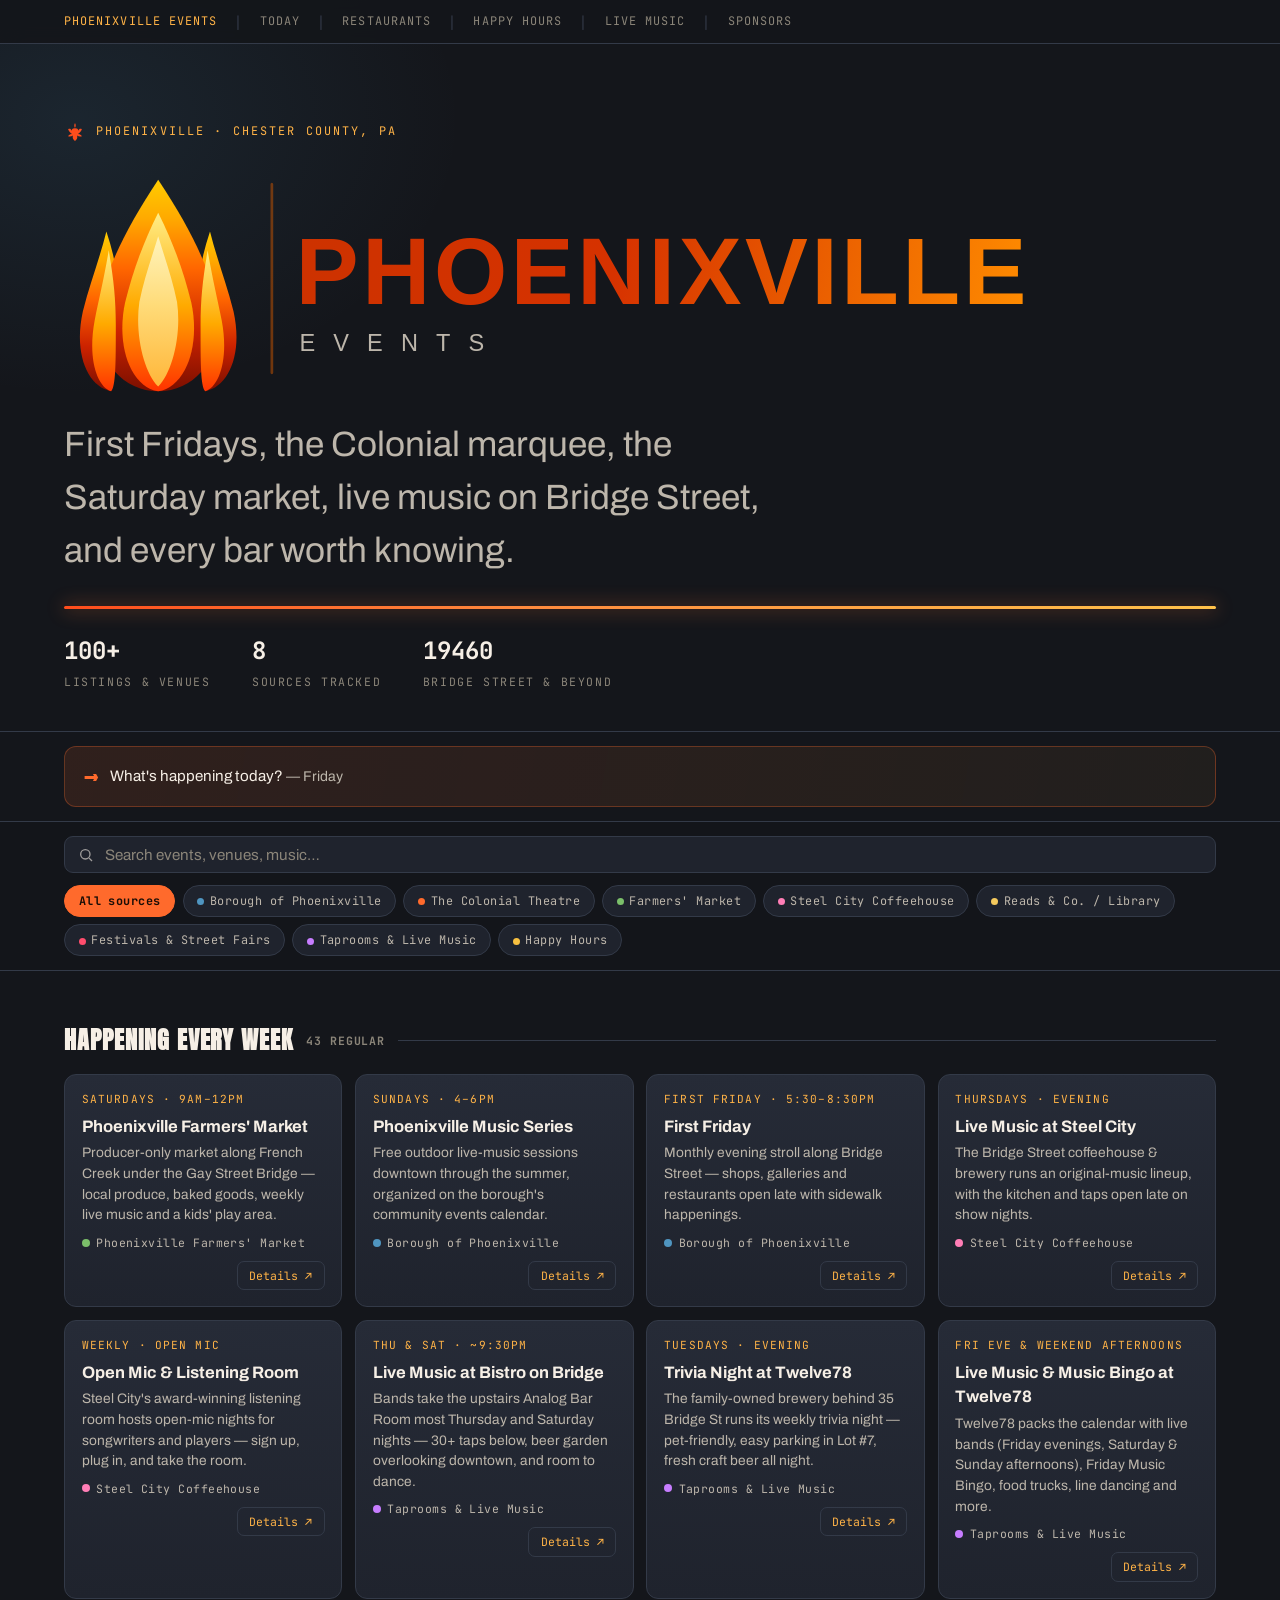
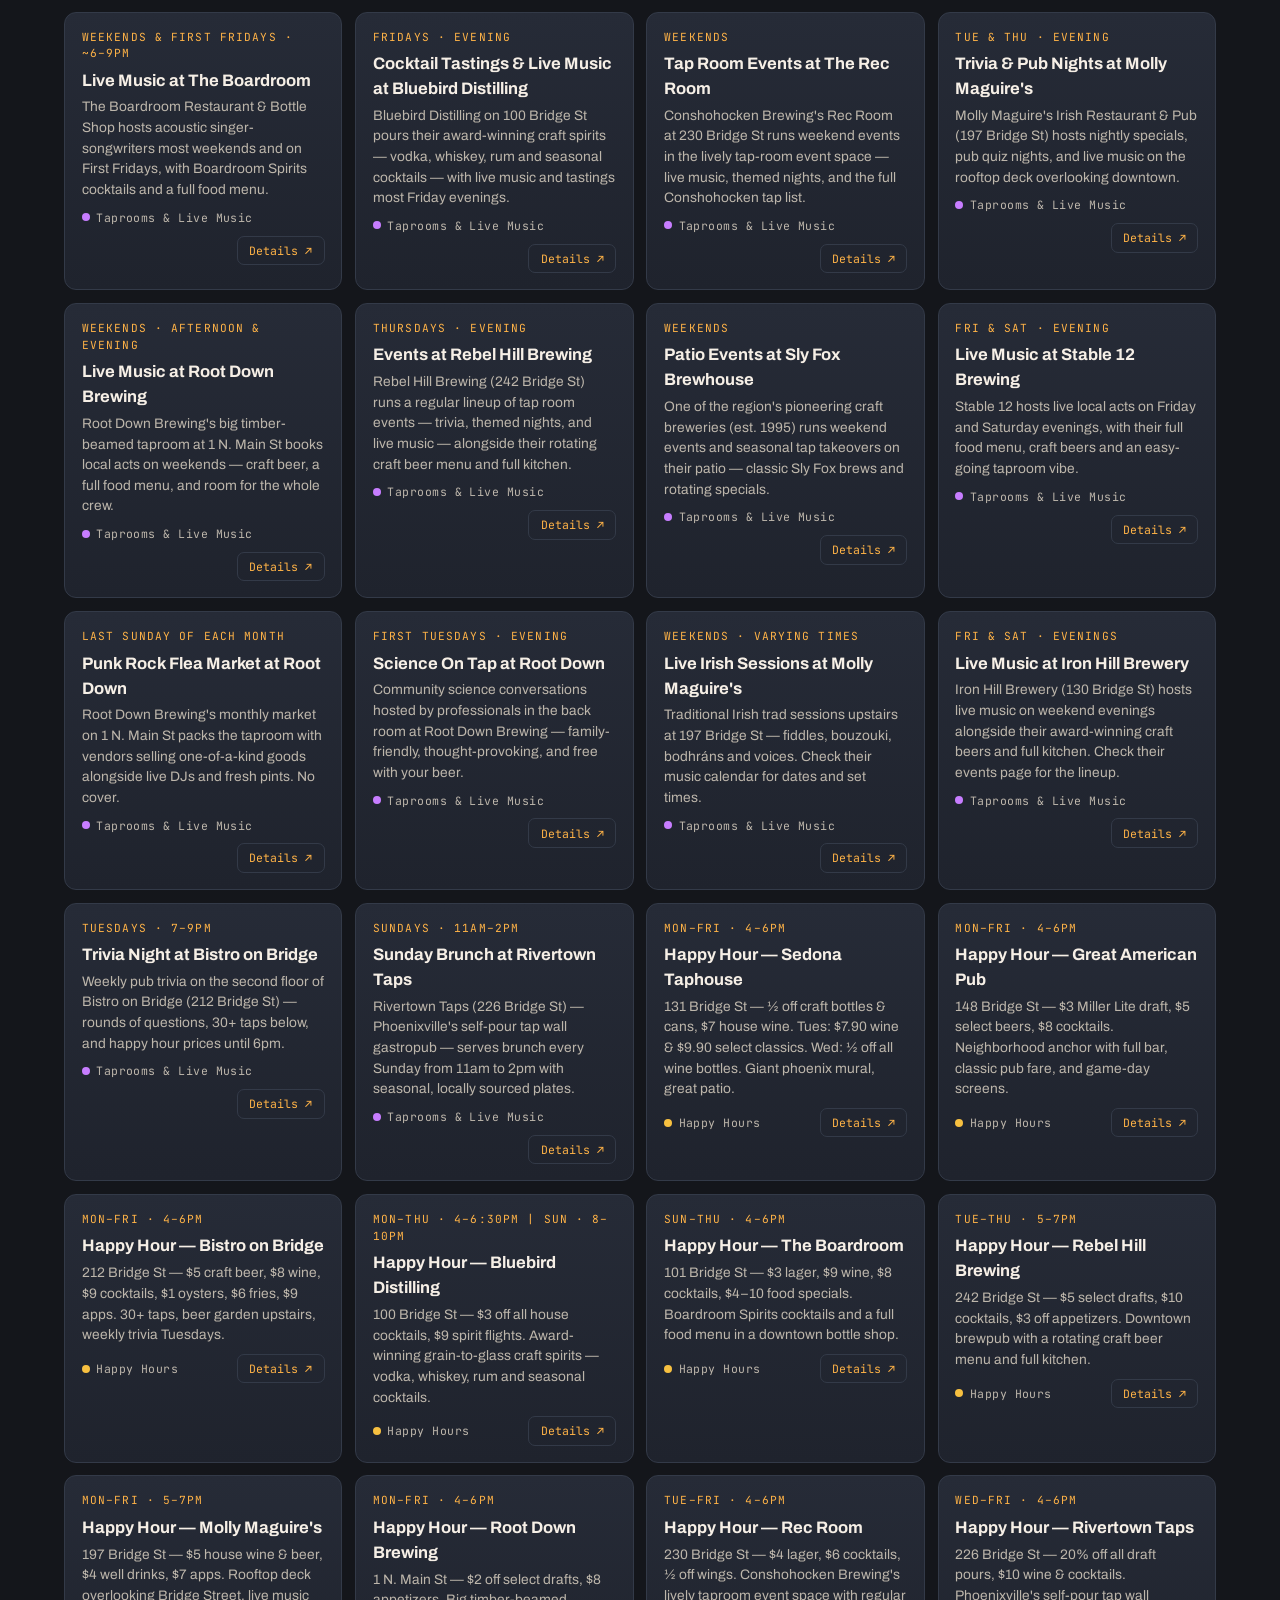
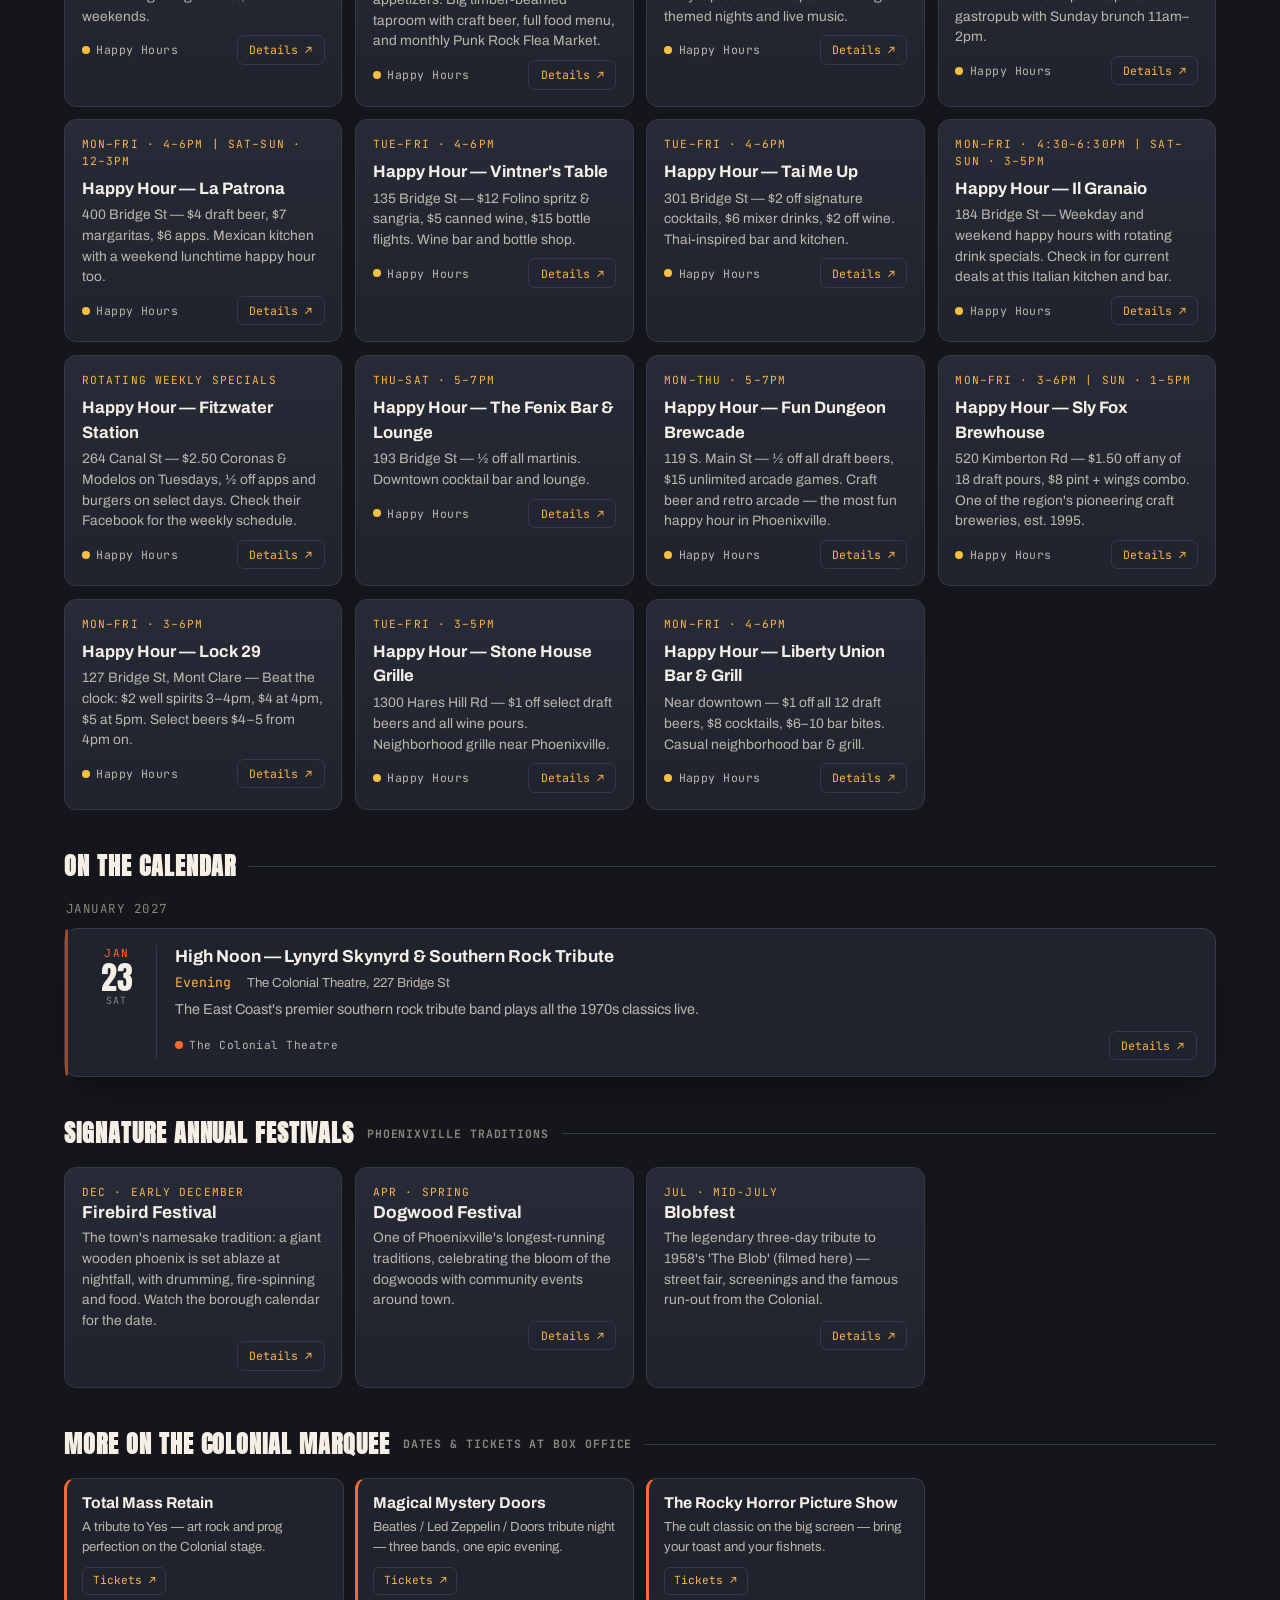
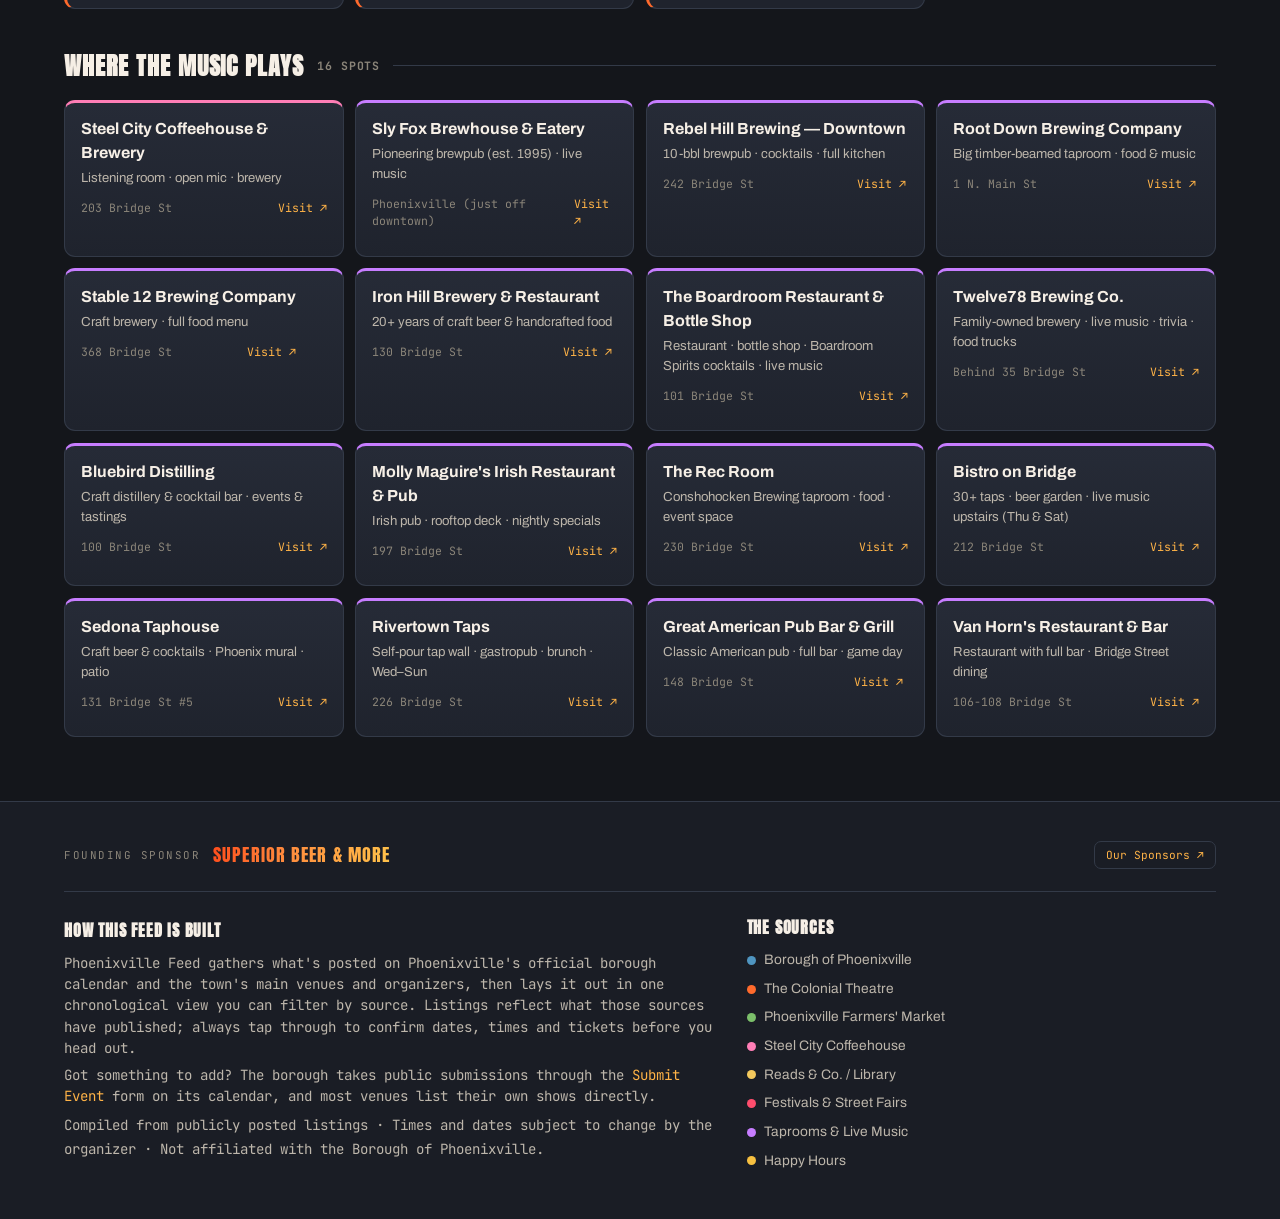
<file: index.html>
<!DOCTYPE html>
<html lang="en">
<head>
<meta charset="UTF-8">
<meta name="viewport" content="width=device-width, initial-scale=1.0">
<!-- Google tag (gtag.js) -->
<script async src="https://www.googletagmanager.com/gtag/js?id=G-KE9JGLTYC9"></script>
<script>
  window.dataLayer = window.dataLayer || [];
  function gtag(){dataLayer.push(arguments);}
  gtag('js', new Date());
  gtag('config', 'G-KE9JGLTYC9');
</script>
<title>Phoenixville Events — What's Happening in Phoenixville, PA</title>
<meta name="description" content="Your community guide to events, live music, restaurants, happy hours, and bars in Phoenixville, PA — First Fridays, the Colonial Theatre, Bridge Street, and beyond.">
<link rel="canonical" href="https://phoenixville.info/">
<meta property="og:type" content="website">
<meta property="og:url" content="https://phoenixville.info/">
<meta property="og:title" content="Phoenixville Events — What's Happening in Phoenixville, PA">
<meta property="og:description" content="Your community guide to events, live music, restaurants, happy hours, and bars in Phoenixville, PA — First Fridays, the Colonial Theatre, Bridge Street, and beyond.">
<meta property="og:site_name" content="Phoenixville Events">
<meta name="twitter:card" content="summary_large_image">
<meta name="twitter:title" content="Phoenixville Events — What's Happening in Phoenixville, PA">
<meta name="twitter:description" content="Your community guide to events, live music, restaurants, happy hours, and bars in Phoenixville, PA.">
<script type="application/ld+json">{"@context":"https://schema.org","@type":"WebSite","name":"Phoenixville Events","url":"https://phoenixville.info/","description":"Local guide to events, restaurants, happy hours, and hotels in Phoenixville, PA","publisher":{"@type":"Organization","name":"Phoenixville Events","url":"https://phoenixville.info/"}}</script>
<link rel="preconnect" href="https://fonts.googleapis.com">
<link rel="preconnect" href="https://fonts.gstatic.com" crossorigin>
<link href="https://fonts.googleapis.com/css2?family=Anton&family=Archivo:ital,wght@0,400;0,500;0,600;0,700;1,500&family=JetBrains+Mono:wght@400;500;700&display=swap" rel="stylesheet">
<link rel="icon" href="favicon.svg" type="image/svg+xml">
<link rel="icon" href="favicon.svg" sizes="any">
<link rel="stylesheet" href="shared.css">
<link rel="stylesheet" href="index.css">

</head>
<body>

<nav class="topnav">
  <a href="index.html" class="home">Phoenixville Events</a>
  <button class="nav-toggle" aria-label="Menu" aria-expanded="false">
    <svg width="20" height="14" viewBox="0 0 20 14" fill="currentColor" aria-hidden="true"><rect width="20" height="2" rx="1"/><rect y="6" width="20" height="2" rx="1"/><rect y="12" width="20" height="2" rx="1"/></svg>
  </button>
  <div class="nav-links">
    <span class="sep">|</span>
    <a href="today.html">Today</a>
    <span class="sep">|</span>
    <a href="restaurants.html">Restaurants</a>
    <span class="sep">|</span>
    <a href="hours.html">Happy Hours</a>
    <span class="sep">|</span>
    <a href="music.html">Live Music</a>
    <span class="sep">|</span>
    <a href="sponsors.html">Sponsors</a>
  </div>
</nav>

<header class="hero">
  <div class="embers" id="embers" aria-hidden="true"></div>
  <div class="hero-inner">
    <p class="eyebrow">
      <svg class="mark" viewBox="0 0 32 32" fill="none" aria-hidden="true">
        <path d="M16 3c2 4 1 6-1 8 3-1 5 0 6 3 1-3 3-3 5-2-2 5-6 7-6 7 4 0 6 3 6 3-3 1-5 0-7-1 1 3 0 6-3 8-3-2-4-5-3-8-2 1-4 2-7 1 0 0 2-3 6-3 0 0-4-2-6-7 2-1 4-1 5 2 1-3 3-4 6-3-2-2-3-4-1-8z" fill="url(#g)"/>
        <defs><linearGradient id="g" x1="6" y1="3" x2="26" y2="30"><stop stop-color="#ff4d1c"/><stop offset="1" stop-color="#ffc24a"/></linearGradient></defs>
      </svg>
      Phoenixville · Chester County, PA
    </p>
    <img src="logo.svg" alt="Phoenixville Events" style="width:min(960px,90vw);height:auto;display:block;margin-bottom:.8rem">
    <p class="lede" style="font-size:clamp(1.9rem,3.8vw,2.2rem);max-width:36ch">First Fridays, the Colonial marquee, the Saturday market, live music on Bridge Street, and every bar worth knowing.</p>
    <div class="molten"></div>
    <div class="stats">
      <div class="stat"><b id="stat-events">—</b><span>Listings &amp; venues</span></div>
      <div class="stat"><b id="stat-sources">6</b><span>Sources tracked</span></div>
      <div class="stat"><b>19460</b><span>Bridge Street &amp; beyond</span></div>
    </div>
  </div>
</header>

<div class="today-strip">
  <a href="today.html" class="today-banner">
    <span class="today-arrow">→</span>
    <span class="today-banner-text">What's happening today? <span id="today-day-label"></span></span>
  </a>
</div>

<nav class="controls" aria-label="Filter events">
  <div class="controls-inner">
    <label class="search">
      <svg width="16" height="16" viewBox="0 0 24 24" fill="none" stroke="currentColor" stroke-width="2"><circle cx="11" cy="11" r="7"/><path d="m21 21-4.3-4.3"/></svg>
      <input id="search" type="search" placeholder="Search events, venues, music…" aria-label="Search events">
    </label>
    <div class="chips" id="chips"></div>
  </div>
</nav>

<main>
  <h2 class="section-label">Happening every week <span class="section-note" id="rec-note"></span></h2>
  <div class="recurring" id="recurring"></div>

  <h2 class="section-label">On the calendar</h2>
  <div id="events"></div>

  <h2 class="section-label">Signature annual festivals <span class="section-note">Phoenixville traditions</span></h2>
  <div class="recurring" id="annual"></div>

  <h2 class="section-label">More on the Colonial marquee <span class="section-note">Dates &amp; tickets at box office</span></h2>
  <div class="marquee" id="marquee"></div>

  <h2 class="section-label">Where the music plays <span class="section-note" id="venue-note"></span></h2>
  <div class="venues" id="venues"></div>
</main>

<footer>
  <div class="foot-inner" style="border-bottom:1px solid var(--line);padding-bottom:1.4rem;margin-bottom:1.4rem;display:flex;flex-wrap:wrap;align-items:center;gap:1rem .8rem">
    <span style="font-family:'JetBrains Mono',monospace;font-size:.68rem;letter-spacing:.14em;text-transform:uppercase;color:var(--ink-50)">Founding sponsor</span>
    <a href="sponsors.html" style="font-family:'Anton',sans-serif;font-size:1.15rem;letter-spacing:.06em;text-transform:uppercase;background:var(--heat-grad);-webkit-background-clip:text;background-clip:text;color:transparent;text-decoration:none;">Superior Beer &amp; More</a>
    <a href="sponsors.html" style="margin-left:auto;font-family:'JetBrains Mono',monospace;font-size:.7rem;color:var(--spark);text-decoration:none;border:1px solid var(--line);padding:.3rem .7rem;border-radius:7px;transition:.15s">Our Sponsors ↗</a>
  </div>
  <div class="foot-inner">
    <div class="foot">
      <h4>How this feed is built</h4>
      <p>Phoenixville Feed gathers what's posted on Phoenixville's official borough calendar and the town's main venues and organizers, then lays it out in one chronological view you can filter by source. Listings reflect what those sources have published; always tap through to confirm dates, times and tickets before you head out.</p>
      <p>Got something to add? The borough takes public submissions through the <a href="https://www.phoenixville.org/Calendar.aspx" style="color:var(--spark)">Submit Event</a> form on its calendar, and most venues list their own shows directly.</p>
      <p class="fineprint">Compiled from publicly posted listings · Times and dates subject to change by the organizer · Not affiliated with the Borough of Phoenixville.</p>
    </div>
    <div class="foot">
      <h4>The sources</h4>
      <ul class="sources-list" id="source-links"></ul>
    </div>
  </div>
</footer>

<script src="data.js"></script>
<script>
/* ============ Render ============ */
const MON=["Jan","Feb","Mar","Apr","May","Jun","Jul","Aug","Sep","Oct","Nov","Dec"];
const DOW=["Sun","Mon","Tue","Wed","Thu","Fri","Sat"];
let activeSrc="all", query="";

const allDated=[...EVENTS];

/* chips */
const chipWrap=document.getElementById("chips");
function buildChips(){
  const defs=[["all","All sources",null], ...Object.entries(SOURCES).map(([k,v])=>[k,v.label.replace("Phoenixville ",""),v.color])];
  chipWrap.innerHTML=defs.map(([k,lbl,c])=>
    `<button class="chip" data-src="${k}" aria-pressed="${k==='all'}">${c?`<span class="dot" style="background:${c}"></span>`:""}${lbl}</button>`
  ).join("");
  chipWrap.querySelectorAll(".chip").forEach(b=>b.addEventListener("click",()=>{
    activeSrc=b.dataset.src;
    chipWrap.querySelectorAll(".chip").forEach(x=>x.setAttribute("aria-pressed", x===b));
    render();
  }));
}

/* source links in footer */
document.getElementById("source-links").innerHTML=Object.values(SOURCES)
  .filter((v,i,a)=>a.findIndex(x=>x.label===v.label)===i)
  .map(v=>`<li><a href="${v.url}" target="_blank" rel="noopener"><span class="dot" style="background:${v.color}"></span>${v.label}</a></li>`).join("");

function matches(o){
  if(activeSrc!=="all" && o.src!==activeSrc) return false;
  if(!query) return true;
  const hay=(o.title+" "+(o.venue||"")+" "+(o.blurb||"")+" "+SOURCES[o.src].label).toLowerCase();
  return hay.includes(query);
}

function srcStamp(src){
  const s=SOURCES[src];
  return `<span class="src"><span class="dot" style="background:${s.color}"></span>${s.label}</span>`;
}

function eventCard(o){
  const d=new Date(o.date+"T00:00:00");
  const dbox=o.date==="recurring"
    ? `<div class="datebox"><div class="mon">Every</div><div class="num">·</div><div class="dow">month</div></div>`
    : `<div class="datebox"><div class="mon">${MON[d.getMonth()]}</div><div class="num">${d.getDate()}</div><div class="dow">${DOW[d.getDay()]}</div></div>`;
  const l=logo(domainOf(o.url));
  return `<article class="card" style="--accent:${SOURCES[o.src].color}">
    ${dbox}
    <div class="body">
      <div class="body-head">
        ${l?`<img class="card-logo" src="${l}" alt="" loading="lazy" onerror="this.remove()">`:""}
        <h3>${o.title}</h3>
      </div>
      <div class="meta"><span class="time">${o.time}</span><span>${o.venue||""}</span></div>
      <p class="blurb">${o.blurb||""}</p>
      <div class="card-foot">${srcStamp(o.src)}<a class="out" href="${o.url}" target="_blank" rel="noopener">Details ↗</a></div>
    </div>
  </article>`;
}

function render(){
  /* recurring strip */
  const recWrap=document.getElementById("recurring");
  const recVis=RECURRING.filter(matches);
  recWrap.innerHTML = recVis.length ? recVis.map(r=>
    `<div class="rec-card" style="--accent:${SOURCES[r.src].color}">
       <div class="cadence">${r.cadence}</div>
       <h3>${r.title}</h3>
       <p>${r.text}</p>
       <div class="card-foot">${srcStamp(r.src)}<a class="out" href="${r.url||SOURCES[r.src].url}" target="_blank" rel="noopener">Details ↗</a></div>
     </div>`).join("")
    : `<p class="section-note" style="grid-column:1/-1">No weekly happenings match this filter.</p>`;
  document.getElementById("rec-note").textContent = recVis.length? `${recVis.length} regular` : "";

  /* dated events grouped by date */
  const wrap=document.getElementById("events");
  const today=new Date().toISOString().slice(0,10);
  const vis=allDated.filter(o=>matches(o)&&(o.date==="recurring"||o.date>=today)).sort((a,b)=>{
    if(a.date==="recurring") return 1; if(b.date==="recurring") return -1;
    return a.date.localeCompare(b.date);
  });
  if(!vis.length){
    wrap.innerHTML=`<div class="empty"><b>Nothing on the calendar here yet</b>Try another source or clear your search.</div>`;
  } else {
    let html="", lastKey="";
    vis.forEach(o=>{
      let key,label;
      if(o.date==="recurring"){key="rec";label="Ongoing / monthly";}
      else{const d=new Date(o.date+"T00:00:00");key=d.getFullYear()+"-"+d.getMonth();label=d.toLocaleString('en-US',{month:'long',year:'numeric'});}
      if(key!==lastKey){ if(lastKey)html+="</div>"; html+=`<div class="daygroup"><p class="day-head">${label}</p>`; lastKey=key; }
      html+=eventCard(o);
    });
    html+="</div>";
    wrap.innerHTML=html;
  }
  const total=RECURRING.length+EVENTS.length+MARQUEE.length+ANNUAL.length+VENUES.length;
  document.getElementById("stat-events").textContent=total+"+";
  document.getElementById("stat-sources").textContent=Object.keys(SOURCES).length;

  /* annual festivals */
  const annualWrap=document.getElementById("annual");
  const annVis=ANNUAL.filter(matches);
  annualWrap.innerHTML = annVis.length ? annVis.map(a=>{
    const l=logo(domainOf(a.url));
    return `<div class="rec-card" style="--accent:${SOURCES[a.src].color}">
       <div class="cadence">${a.mon} · ${a.when}</div>
       <div class="body-head">${l?`<img class="card-logo" src="${l}" alt="" loading="lazy" onerror="this.remove()">`:""}<h3>${a.title}</h3></div>
       <p>${a.blurb}</p>
       <div class="card-foot" style="margin-top:.6rem"><a class="out" href="${a.url}" target="_blank" rel="noopener">Details ↗</a></div>
     </div>`;}).join("")
    : `<p class="section-note" style="grid-column:1/-1">No annual festivals match this filter.</p>`;
  document.querySelector('.section-label:nth-of-type(3)').style.display = annVis.length?'':'none';

  /* Colonial marquee */
  const marqWrap=document.getElementById("marquee");
  const marqVis=MARQUEE.filter(matches);
  marqWrap.innerHTML = marqVis.length ? marqVis.map(m=>
    `<div class="marq-card" style="--accent:${SOURCES[m.src].color}">
       <h3>${m.title}</h3><p>${m.note}</p>
       <a href="${SOURCES[m.src].url}" target="_blank" rel="noopener">Tickets ↗</a>
     </div>`).join("")
    : `<p class="section-note" style="grid-column:1/-1">No marquee acts match this filter.</p>`;
  document.querySelector('.section-label:nth-of-type(4)').style.display = marqVis.length?'':'none';

  /* venue directory */
  const venWrap=document.getElementById("venues");
  const venVis=VENUES.filter(matches);
  venWrap.innerHTML = venVis.length ? venVis.map(v=>
    `<div class="venue-card" style="--accent:${SOURCES[v.src].color}">
       ${v.logo?`<img class="venue-logo" src="${v.logo}" alt="" loading="lazy" onerror="this.remove()">`:""}
       <div class="venue-body">
         <h3>${v.name}</h3>
         <p class="kind">${v.kind}</p>
         <p class="addr">${v.addr}${v.url?`<a href="${v.url}" target="_blank" rel="noopener">Visit ↗</a>`:""}</p>
       </div>
     </div>`).join("")
    : `<p class="section-note" style="grid-column:1/-1">No venues match this filter.</p>`;
  document.getElementById("venue-note").textContent = venVis.length? `${venVis.length} spots` : "";
  document.querySelector('.section-label:nth-of-type(5)').style.display = venVis.length?'':'none';
}

document.getElementById("search").addEventListener("input",e=>{query=e.target.value.trim().toLowerCase();render();});

/* Rising embers */
(function(){
  const reduce=window.matchMedia("(prefers-reduced-motion: reduce)").matches;
  if(reduce) return;
  const box=document.getElementById("embers");
  const colors=["#ff8a3d","#ffb347","#ff6a2c","#ffd166","#ffe082","#ff4d1c","#ffba5c"];
  for(let i=0;i<190;i++){
    const el=document.createElement("div");
    el.classList.add("ember");
    el.style.left=Math.random()*100+"%";
    el.style.setProperty("--drift",(Math.random()*60-30)+"px");
    el.style.animationDuration=(5+Math.random()*9)+"s";
    el.style.animationDelay=(Math.random()*14)+"s";
    const w=2+Math.random()*5;
    el.style.width=w+"px";
    el.style.height=(w*1.1+Math.random()*w*.9)+"px";
    const c=colors[Math.floor(Math.random()*colors.length)];
    el.style.background=`radial-gradient(ellipse at 50% 65%,${c} 0%,rgba(255,120,0,.25) 55%,transparent 100%)`;
    if(Math.random()>.6) el.style.filter=`blur(${.2+Math.random()*.6}px)`;
    box.appendChild(el);
  }
})();

/* Today banner label */
(function(){
  const d=new Date();
  const names=["Sunday","Monday","Tuesday","Wednesday","Thursday","Friday","Saturday"];
  const el=document.getElementById("today-day-label");
  if(el) el.textContent="— "+names[d.getDay()];
})();

buildChips();
render();

/* Collapse controls once scrolled past their natural position */
(function(){
  const ctrl=document.querySelector('.controls');
  if(!ctrl) return;
  const sentinel=document.createElement('div');
  ctrl.before(sentinel);
  new IntersectionObserver(([e])=>ctrl.classList.toggle('hide',!e.isIntersecting)).observe(sentinel);
})();

document.querySelector('.nav-toggle')?.addEventListener('click',function(){
  const links=document.querySelector('.nav-links');
  const open=links.classList.toggle('open');
  this.setAttribute('aria-expanded',open);
});
document.querySelector('.nav-links')?.addEventListener('click',e=>{
  if(e.target.tagName==='A'){
    document.querySelector('.nav-links').classList.remove('open');
    document.querySelector('.nav-toggle')?.setAttribute('aria-expanded','false');
  }
});
</script>
</body>
</html>
</file>
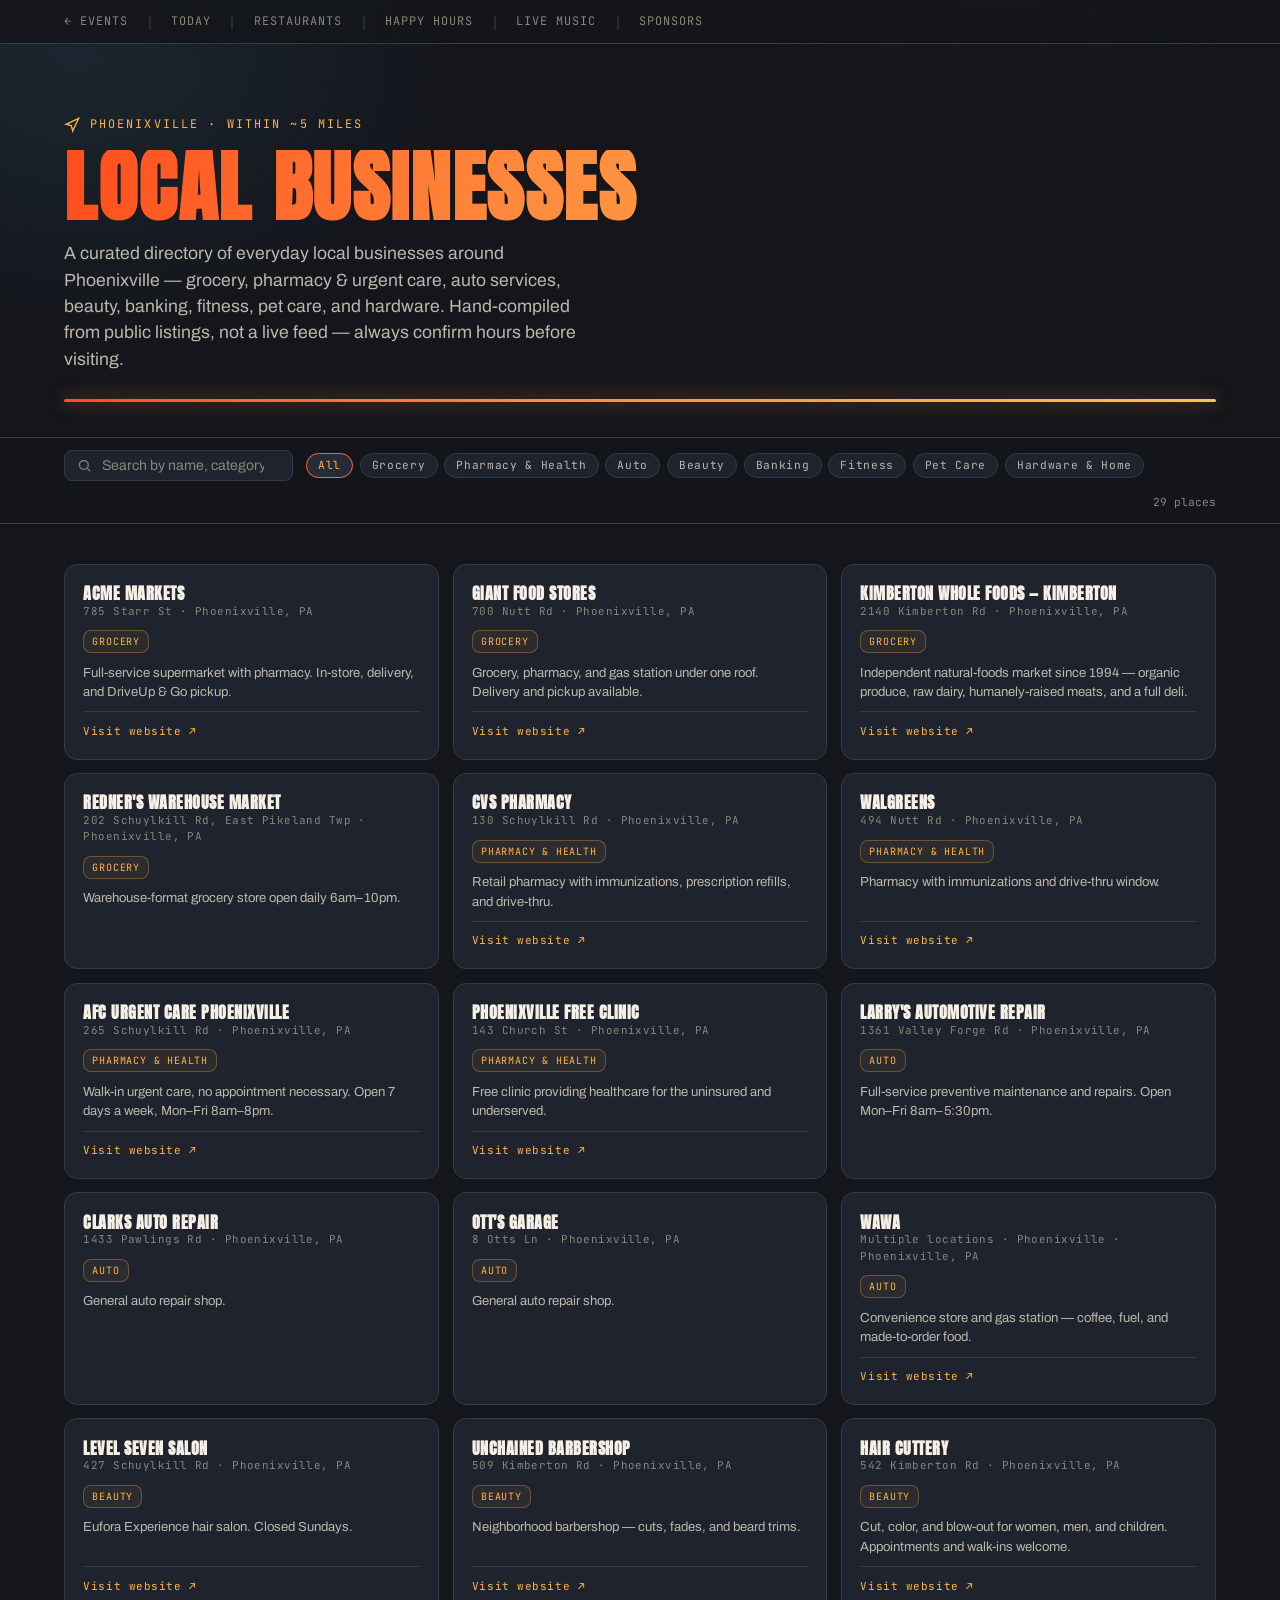
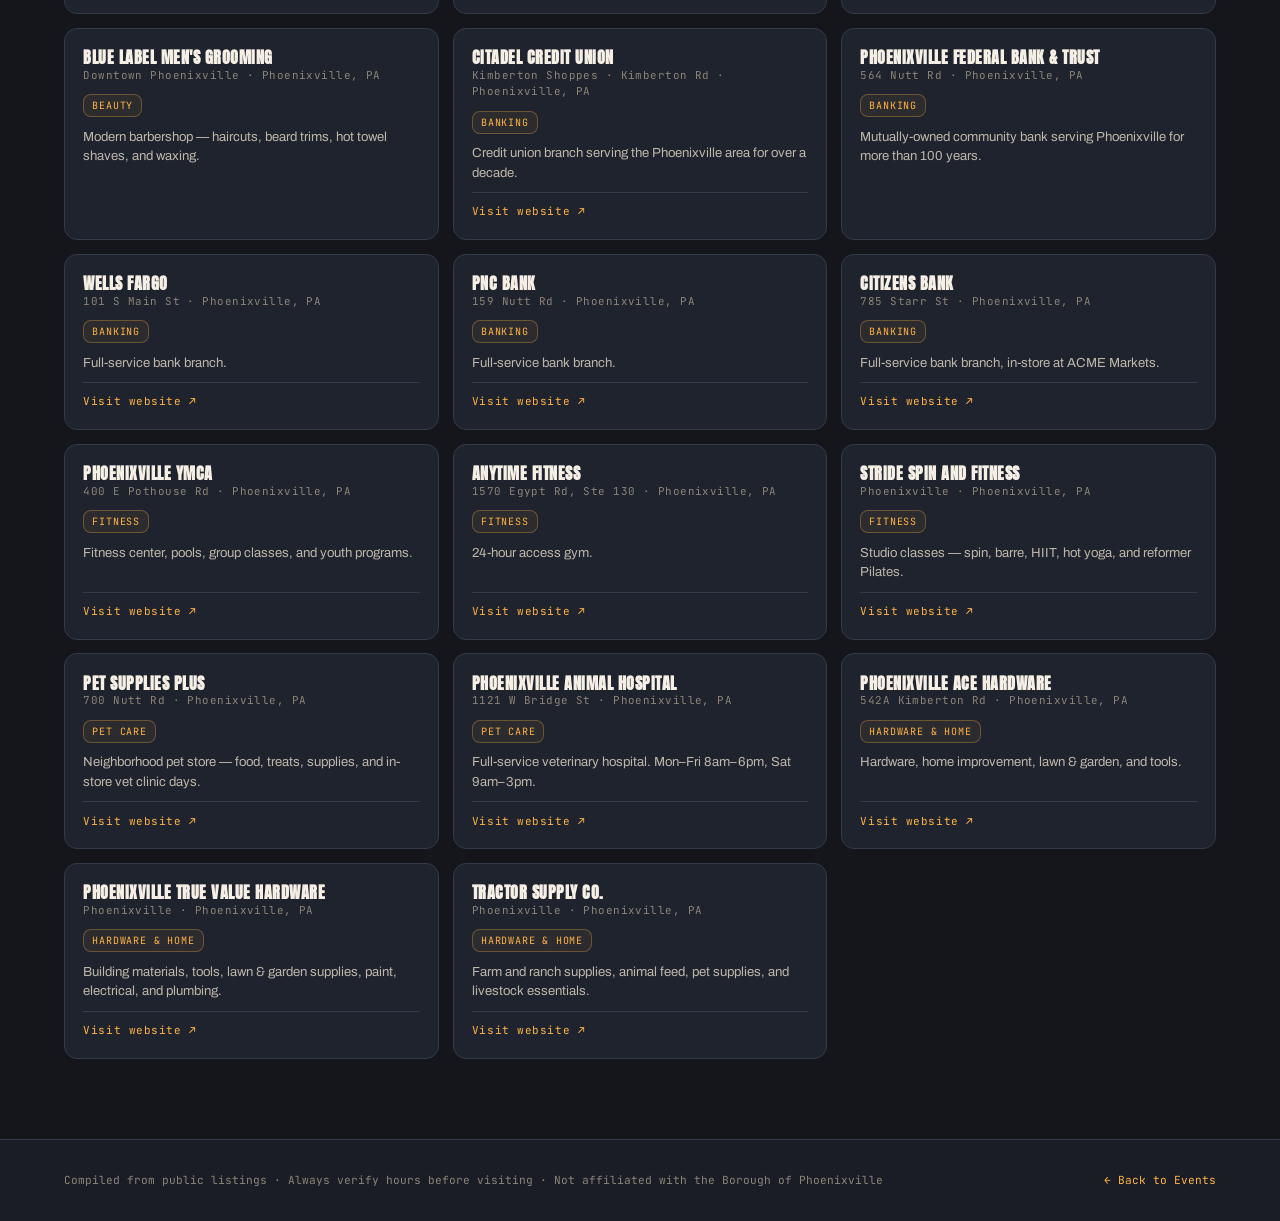
<file: businesses.html>
<!DOCTYPE html>
<html lang="en">
<head>
<meta charset="UTF-8">
<meta name="viewport" content="width=device-width, initial-scale=1.0">
<!-- Google tag (gtag.js) -->
<script async src="https://www.googletagmanager.com/gtag/js?id=G-KE9JGLTYC9"></script>
<script>
  window.dataLayer = window.dataLayer || [];
  function gtag(){dataLayer.push(arguments);}
  gtag('js', new Date());
  gtag('config', 'G-KE9JGLTYC9');
</script>
<title>Local Businesses Near Phoenixville, PA — Grocery, Pharmacy, Auto & More</title>
<meta name="description" content="A curated directory of local businesses within about 5 miles of Phoenixville, PA — grocery, pharmacy & urgent care, auto services, beauty, banking, fitness, pet care, and hardware.">
<link rel="canonical" href="https://phoenixville.info/businesses.html">
<meta property="og:type" content="website">
<meta property="og:url" content="https://phoenixville.info/businesses.html">
<meta property="og:title" content="Local Businesses Near Phoenixville, PA">
<meta property="og:description" content="A curated directory of local businesses within about 5 miles of Phoenixville, PA — grocery, pharmacy, auto, beauty, banking, fitness, pet care, and hardware.">
<meta property="og:site_name" content="Phoenixville Events">
<meta name="twitter:card" content="summary">
<meta name="twitter:title" content="Local Businesses Near Phoenixville, PA">
<meta name="twitter:description" content="Filter local businesses near Phoenixville by category.">
<script type="application/ld+json">{"@context":"https://schema.org","@type":"WebPage","name":"Local Businesses Near Phoenixville, PA","url":"https://phoenixville.info/businesses.html","description":"A curated directory of local businesses within about 5 miles of Phoenixville, PA, filterable by category","isPartOf":{"@type":"WebSite","name":"Phoenixville Events","url":"https://phoenixville.info/"}}</script>
<link rel="icon" href="favicon.svg" type="image/svg+xml">
<link rel="preconnect" href="https://fonts.googleapis.com">
<link rel="preconnect" href="https://fonts.gstatic.com" crossorigin>
<link href="https://fonts.googleapis.com/css2?family=Anton&family=Archivo:ital,wght@0,400;0,500;0,600;0,700;1,500&family=JetBrains+Mono:wght@400;500;700&display=swap" rel="stylesheet">

<link rel="stylesheet" href="shared.css">
<link rel="stylesheet" href="businesses.css">
</head>
<body>

<nav class="topnav">
  <a href="index.html">← Events</a>
  <button class="nav-toggle" aria-label="Menu" aria-expanded="false">
    <svg width="20" height="14" viewBox="0 0 20 14" fill="currentColor" aria-hidden="true"><rect width="20" height="2" rx="1"/><rect y="6" width="20" height="2" rx="1"/><rect y="12" width="20" height="2" rx="1"/></svg>
  </button>
  <div class="nav-links">
    <span class="sep">|</span>
    <a href="today.html">Today</a>
    <span class="sep">|</span>
    <a href="restaurants.html">Restaurants</a>
    <span class="sep">|</span>
    <a href="hours.html">Happy Hours</a>
    <span class="sep">|</span>
    <a href="music.html">Live Music</a>
    <span class="sep">|</span>
    <a href="sponsors.html">Sponsors</a>
  </div>
</nav>

<header class="hero">
  <div class="hero-inner">
    <p class="eyebrow">
      <svg width="16" height="16" viewBox="0 0 24 24" fill="none" stroke="currentColor" stroke-width="2" aria-hidden="true"><path d="M3 11l19-9-9 19-2-8-8-2z"/></svg>
      Phoenixville · Within ~5 Miles
    </p>
    <h1 class="page-title">Local Businesses</h1>
    <p class="lede">A curated directory of everyday local businesses around Phoenixville — grocery, pharmacy &amp; urgent care, auto services, beauty, banking, fitness, pet care, and hardware. Hand-compiled from public listings, not a live feed — always confirm hours before visiting.</p>
    <div class="molten"></div>
  </div>
</header>

<nav class="controls" aria-label="Filter businesses">
  <div class="controls-inner">
    <label class="search">
      <svg width="15" height="15" viewBox="0 0 24 24" fill="none" stroke="currentColor" stroke-width="2"><circle cx="11" cy="11" r="7"/><path d="m21 21-4.3-4.3"/></svg>
      <input id="search" type="search" placeholder="Search by name, category, address…" aria-label="Search businesses">
    </label>
    <div class="chips" id="chips" role="group" aria-label="Filter by category"></div>
    <span class="count" id="count"></span>
  </div>
</nav>

<main>
  <div class="grid" id="grid"></div>
</main>

<footer>
  <div class="foot-inner">
    <p>Compiled from public listings · Always verify hours before visiting · Not affiliated with the Borough of Phoenixville</p>
    <p><a href="index.html">← Back to Events</a></p>
  </div>
</footer>

<script>
const BUSINESSES = [
  /* ── GROCERY & MARKET ── */
  {name:"ACME Markets",addr:"785 Starr St",cat:"Grocery",note:"Full-service supermarket with pharmacy. In-store, delivery, and DriveUp & Go pickup.",url:"https://local.acmemarkets.com/pa/phoenixville/785-starr-st.html"},
  {name:"GIANT Food Stores",addr:"700 Nutt Rd",cat:"Grocery",note:"Grocery, pharmacy, and gas station under one roof. Delivery and pickup available.",url:"https://stores.giantfoodstores.com/pa/phoenixville/700-nutt-rd"},
  {name:"Kimberton Whole Foods — Kimberton",addr:"2140 Kimberton Rd",cat:"Grocery",note:"Independent natural-foods market since 1994 — organic produce, raw dairy, humanely-raised meats, and a full deli.",url:"https://www.kimbertonwholefoods.com/locations/kimberton/"},
  {name:"Redner's Warehouse Market",addr:"202 Schuylkill Rd, East Pikeland Twp",cat:"Grocery",note:"Warehouse-format grocery store open daily 6am–10pm.",url:null},

  /* ── PHARMACY & HEALTH ── */
  {name:"CVS Pharmacy",addr:"130 Schuylkill Rd",cat:"Pharmacy & Health",note:"Retail pharmacy with immunizations, prescription refills, and drive-thru.",url:"https://www.cvs.com/store-locator/phoenixville-pa-pharmacies/130-schuylkill-rd-phoenixville-pa-19460/storeid=1401"},
  {name:"Walgreens",addr:"494 Nutt Rd",cat:"Pharmacy & Health",note:"Pharmacy with immunizations and drive-thru window.",url:"https://www.walgreens.com/locator/walgreens-494+nutt+rd-phoenixville-pa-19460/id=10388"},
  {name:"AFC Urgent Care Phoenixville",addr:"265 Schuylkill Rd",cat:"Pharmacy & Health",note:"Walk-in urgent care, no appointment necessary. Open 7 days a week, Mon–Fri 8am–8pm.",url:"https://www.afcurgentcare.com/phoenixville/"},
  {name:"Phoenixville Free Clinic",addr:"143 Church St",cat:"Pharmacy & Health",note:"Free clinic providing healthcare for the uninsured and underserved.",url:"https://www.phoenixvillefreeclinic.org/"},

  /* ── AUTO ── */
  {name:"Larry's Automotive Repair",addr:"1361 Valley Forge Rd",cat:"Auto",note:"Full-service preventive maintenance and repairs. Open Mon–Fri 8am–5:30pm.",url:null},
  {name:"Clarks Auto Repair",addr:"1433 Pawlings Rd",cat:"Auto",note:"General auto repair shop.",url:null},
  {name:"Ott's Garage",addr:"8 Otts Ln",cat:"Auto",note:"General auto repair shop.",url:null},
  {name:"Wawa",addr:"Multiple locations · Phoenixville",cat:"Auto",note:"Convenience store and gas station — coffee, fuel, and made-to-order food.",url:"https://www.wawa.com/"},

  /* ── BEAUTY ── */
  {name:"Level Seven Salon",addr:"427 Schuylkill Rd",cat:"Beauty",note:"Eufora Experience hair salon. Closed Sundays.",url:"http://levelviisalon.com/"},
  {name:"Unchained Barbershop",addr:"509 Kimberton Rd",cat:"Beauty",note:"Neighborhood barbershop — cuts, fades, and beard trims.",url:"https://www.unchainedbarbers.com/"},
  {name:"Hair Cuttery",addr:"542 Kimberton Rd",cat:"Beauty",note:"Cut, color, and blow-out for women, men, and children. Appointments and walk-ins welcome.",url:"https://locations.haircuttery.com/pa/phoenixville/542-kimberton-road"},
  {name:"Blue Label Men's Grooming",addr:"Downtown Phoenixville",cat:"Beauty",note:"Modern barbershop — haircuts, beard trims, hot towel shaves, and waxing.",url:null},

  /* ── BANKING & FINANCE ── */
  {name:"Citadel Credit Union",addr:"Kimberton Shoppes · Kimberton Rd",cat:"Banking",note:"Credit union branch serving the Phoenixville area for over a decade.",url:"https://www.citadelbanking.com/citadel-locations/citadel-phoenixville"},
  {name:"Phoenixville Federal Bank & Trust",addr:"564 Nutt Rd",cat:"Banking",note:"Mutually-owned community bank serving Phoenixville for more than 100 years.",url:null},
  {name:"Wells Fargo",addr:"101 S Main St",cat:"Banking",note:"Full-service bank branch.",url:"https://www.wellsfargo.com/"},
  {name:"PNC Bank",addr:"159 Nutt Rd",cat:"Banking",note:"Full-service bank branch.",url:"https://www.pnc.com/"},
  {name:"Citizens Bank",addr:"785 Starr St",cat:"Banking",note:"Full-service bank branch, in-store at ACME Markets.",url:"https://www.citizensbank.com/"},

  /* ── FITNESS & WELLNESS ── */
  {name:"Phoenixville YMCA",addr:"400 E Pothouse Rd",cat:"Fitness",note:"Fitness center, pools, group classes, and youth programs.",url:"https://www.philaymca.org/locations/phoenixville-ymca"},
  {name:"Anytime Fitness",addr:"1570 Egypt Rd, Ste 130",cat:"Fitness",note:"24-hour access gym.",url:"https://www.anytimefitness.com/locations/phoenixville-pennsylvania-3518"},
  {name:"Stride Spin and Fitness",addr:"Phoenixville",cat:"Fitness",note:"Studio classes — spin, barre, HIIT, hot yoga, and reformer Pilates.",url:"https://stridespinandfitness.com/location/phoenixville/"},

  /* ── PET CARE ── */
  {name:"Pet Supplies Plus",addr:"700 Nutt Rd",cat:"Pet Care",note:"Neighborhood pet store — food, treats, supplies, and in-store vet clinic days.",url:"https://www.petsuppliesplus.com/"},
  {name:"Phoenixville Animal Hospital",addr:"1121 W Bridge St",cat:"Pet Care",note:"Full-service veterinary hospital. Mon–Fri 8am–6pm, Sat 9am–3pm.",url:"https://www.phoenixvilleanimalhospital.com/"},

  /* ── HARDWARE & HOME ── */
  {name:"Phoenixville Ace Hardware",addr:"542A Kimberton Rd",cat:"Hardware & Home",note:"Hardware, home improvement, lawn & garden, and tools.",url:"https://www.acehardware.com/store-details/19148"},
  {name:"Phoenixville True Value Hardware",addr:"Phoenixville",cat:"Hardware & Home",note:"Building materials, tools, lawn & garden supplies, paint, electrical, and plumbing.",url:"https://stores.truevalue.com/pa/phoenixville/18740/"},
  {name:"Tractor Supply Co.",addr:"Phoenixville",cat:"Hardware & Home",note:"Farm and ranch supplies, animal feed, pet supplies, and livestock essentials.",url:"https://www.tractorsupply.com/"}
];

const CATS = ["All","Grocery","Pharmacy & Health","Auto","Beauty","Banking","Fitness","Pet Care","Hardware & Home"];

let active = "All", query = "";

/* Build chips */
const chipWrap = document.getElementById("chips");
CATS.forEach(c => {
  const b = document.createElement("button");
  b.className = "chip";
  b.textContent = c;
  b.setAttribute("aria-pressed", c === "All");
  b.addEventListener("click", () => {
    active = c;
    chipWrap.querySelectorAll(".chip").forEach(x => x.setAttribute("aria-pressed", x === b));
    render();
  });
  chipWrap.appendChild(b);
});

document.getElementById("search").addEventListener("input", e => {
  query = e.target.value.toLowerCase();
  render();
});

function render() {
  const grid = document.getElementById("grid");
  let shown = 0;
  grid.querySelectorAll(".card").forEach(card => {
    const ok = card.matches("[data-cat]") &&
      (active === "All" || card.dataset.cat === active) &&
      (!query || card.dataset.search.includes(query));
    card.classList.toggle("hidden", !ok);
    if (ok) shown++;
  });
  let empty = grid.querySelector(".empty");
  if (!empty) { empty = document.createElement("p"); empty.className = "empty"; grid.appendChild(empty); }
  empty.style.display = shown ? "none" : "block";
  empty.textContent = "No businesses match your search.";
  document.getElementById("count").textContent = shown + " place" + (shown === 1 ? "" : "s");
}

/* Build cards */
function domainOf(url){ try{ return new URL(url).hostname.replace(/^www\./,""); }catch(e){ return null; } }
function logo(domain){ return domain ? `https://www.google.com/s2/favicons?sz=64&domain=${domain}` : null; }

const grid = document.getElementById("grid");
BUSINESSES.forEach(b => {
  const card = document.createElement("div");
  card.className = "card";
  card.dataset.cat = b.cat;
  card.dataset.search = (b.name + " " + b.addr + " " + b.cat + " " + b.note).toLowerCase();

  const l = logo(domainOf(b.url));

  card.innerHTML = `
    <div class="card-head">
      ${l ? `<img class="card-logo" src="${l}" alt="" loading="lazy" onerror="this.remove()">` : ""}
      <div>
        <h3 class="card-name">${b.name}</h3>
        <p class="card-addr">${b.addr} · Phoenixville, PA</p>
      </div>
    </div>
    <div class="badges"><span class="badge badge-cat">${b.cat}</span></div>
    ${b.note ? `<p class="card-note">${b.note}</p>` : ""}
    ${b.url ? `<a class="card-link" href="${b.url}" target="_blank" rel="noopener">Visit website ↗</a>` : ""}
  `;
  grid.appendChild(card);
});

render();

document.querySelector('.nav-toggle')?.addEventListener('click',function(){
  const links=document.querySelector('.nav-links');
  const open=links.classList.toggle('open');
  this.setAttribute('aria-expanded',open);
});
document.querySelector('.nav-links')?.addEventListener('click',e=>{
  if(e.target.tagName==='A'){
    document.querySelector('.nav-links').classList.remove('open');
    document.querySelector('.nav-toggle')?.setAttribute('aria-expanded','false');
  }
});
</script>
</body>
</html>
</file>
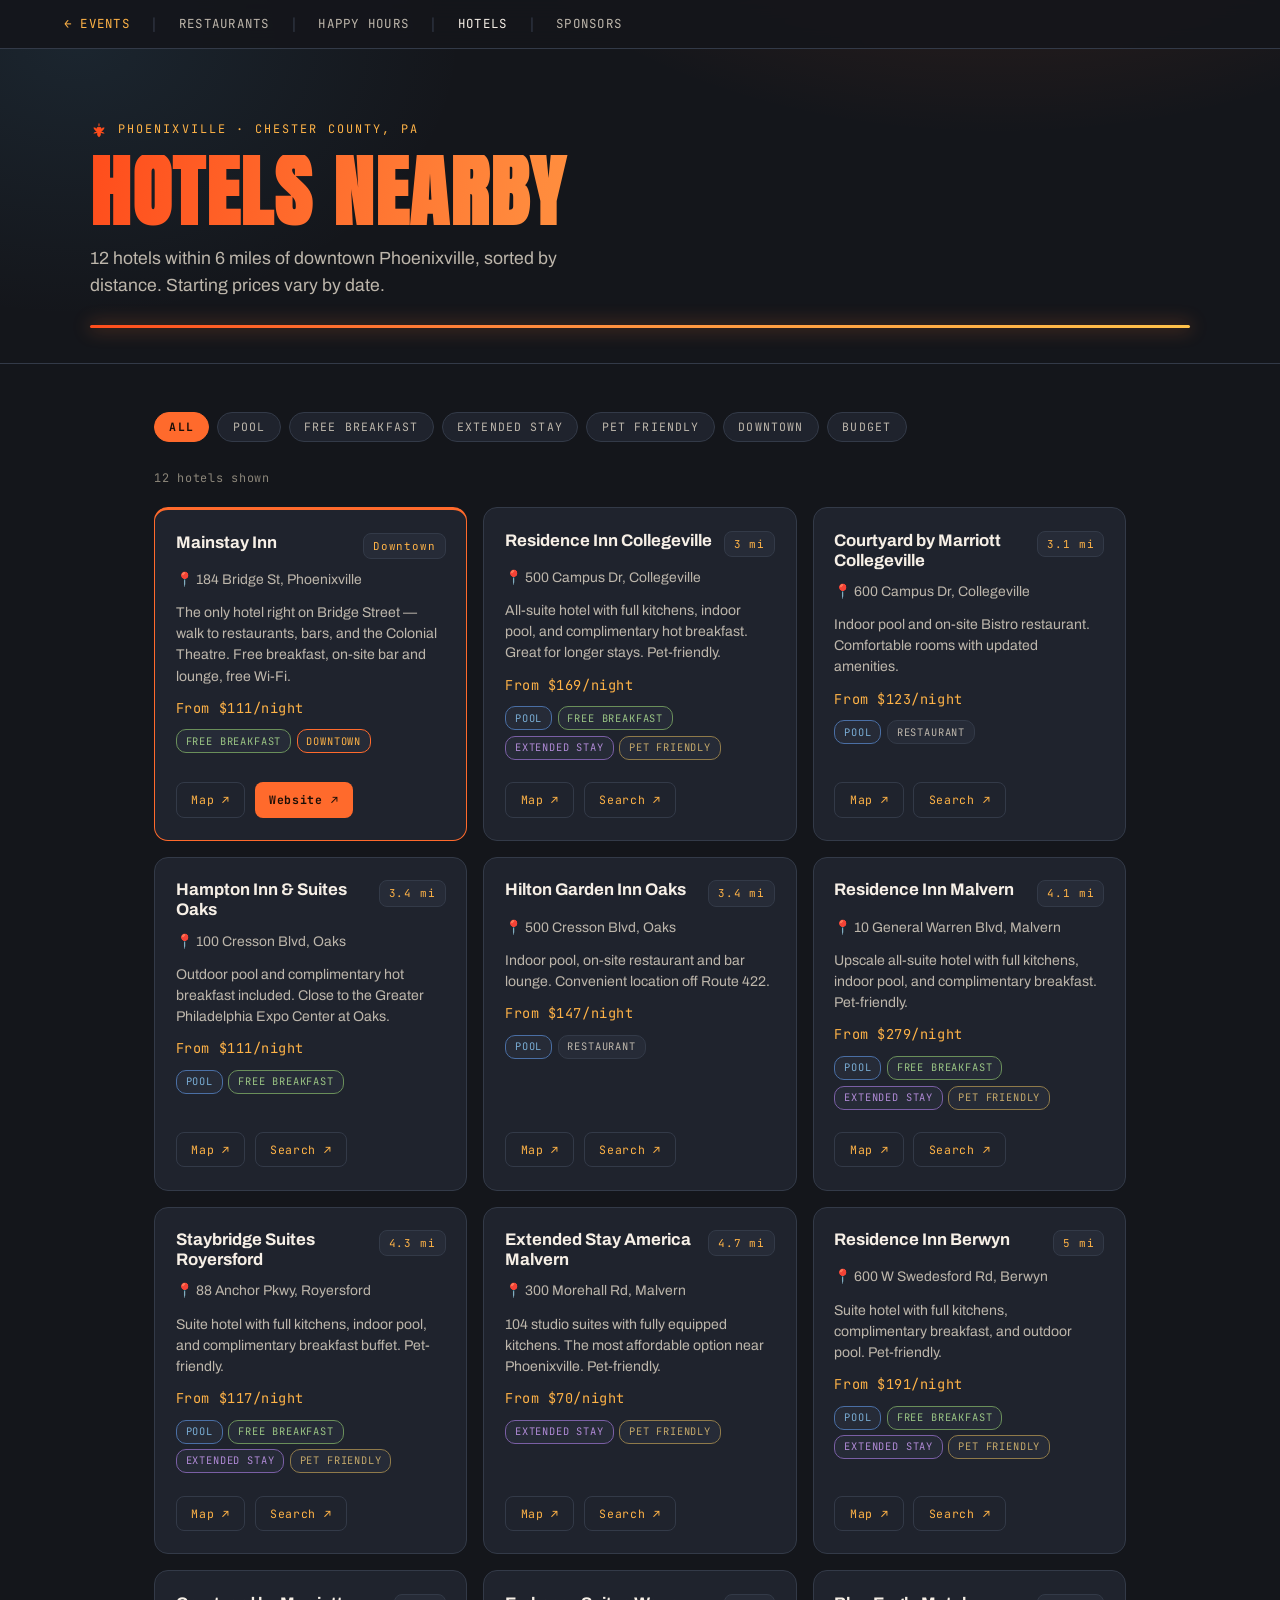
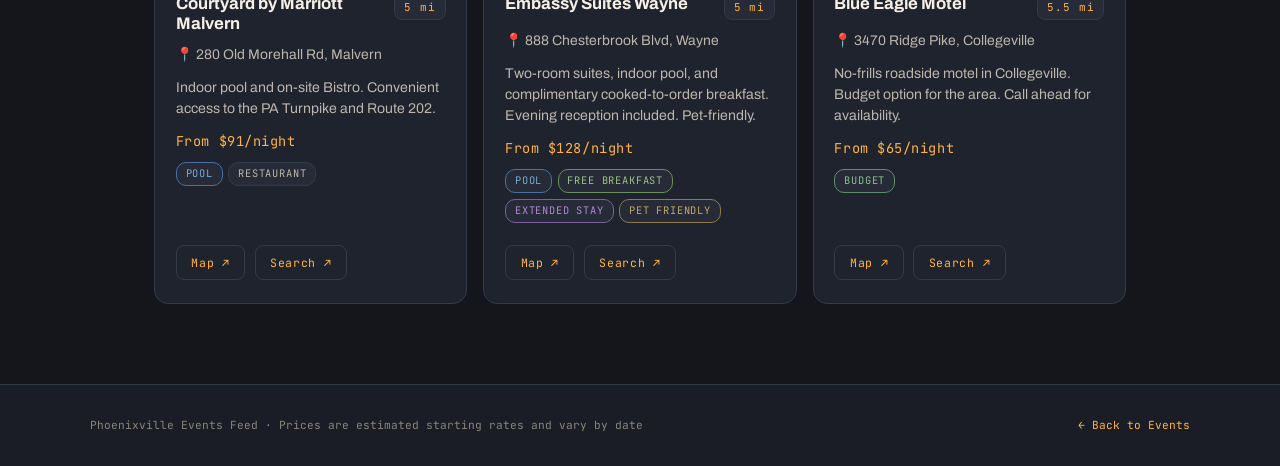
<file: hotels.html>
<!DOCTYPE html>
<html lang="en">
<head>
<meta charset="UTF-8">
<meta name="viewport" content="width=device-width, initial-scale=1.0">
<!-- Google tag (gtag.js) -->
<script async src="https://www.googletagmanager.com/gtag/js?id=G-JCK1EGQ2KY"></script>
<script>
  window.dataLayer = window.dataLayer || [];
  function gtag(){dataLayer.push(arguments);}
  gtag('js', new Date());
  gtag('config', 'G-JCK1EGQ2KY');
</script>
<title>Hotels Near Phoenixville, PA — 12 Options Within 6 Miles</title>
<meta name="description" content="Find hotels near Phoenixville, PA. 12 options within 6 miles including downtown Mainstay Inn on Bridge Street, plus Oaks, Collegeville, Royersford, and Malvern.">
<link rel="canonical" href="https://phoenixville.info/hotels.html">
<meta property="og:type" content="website">
<meta property="og:url" content="https://phoenixville.info/hotels.html">
<meta property="og:title" content="Hotels Near Phoenixville, PA — 12 Options Within 6 Miles">
<meta property="og:description" content="Find hotels near Phoenixville, PA. 12 options within 6 miles including the downtown Mainstay Inn, plus properties in Oaks, Collegeville, Royersford, and Malvern.">
<meta property="og:site_name" content="Phoenixville Events">
<meta name="twitter:card" content="summary">
<meta name="twitter:title" content="Hotels Near Phoenixville, PA">
<meta name="twitter:description" content="12 hotels within 6 miles of Phoenixville, filterable by amenity.">
<script type="application/ld+json">{"@context":"https://schema.org","@type":"WebPage","name":"Hotels Near Phoenixville, PA","url":"https://phoenixville.info/hotels.html","description":"12 hotels within 6 miles of downtown Phoenixville, PA, filterable by amenity","isPartOf":{"@type":"WebSite","name":"Phoenixville Events","url":"https://phoenixville.info/"}}</script>
<link rel="icon" href="favicon.svg" type="image/svg+xml">
<link rel="preconnect" href="https://fonts.googleapis.com">
<link rel="preconnect" href="https://fonts.gstatic.com" crossorigin>
<link href="https://fonts.googleapis.com/css2?family=Anton&family=Archivo:ital,wght@0,400;0,500;0,600;0,700;1,500&family=JetBrains+Mono:wght@400;500;700&display=swap" rel="stylesheet">
<style>
  :root{
    --iron:#14161b;--iron-2:#1a1d25;--surface:#1f232d;--surface-2:#262b37;
    --line:#333a48;--ember:#ff6a2c;--spark:#ffb347;--ink-100:#f6efe6;
    --ink-70:#bdb6ab;--ink-50:#8b8579;
    --heat-grad:linear-gradient(100deg,#ff4d1c 0%,#ff8a3d 40%,#ffc24a 100%);
    --shadow:0 18px 40px -22px rgba(0,0,0,.8);
  }
  *{box-sizing:border-box}
  html{scroll-behavior:smooth}
  body{
    margin:0;
    background:
      radial-gradient(900px 500px at 78% -8%,rgba(255,106,44,.16),transparent 60%),
      radial-gradient(700px 500px at 6% 2%,rgba(79,149,192,.12),transparent 55%),
      var(--iron);
    color:var(--ink-100);
    font-family:'Archivo',system-ui,sans-serif;
    line-height:1.5;
    -webkit-font-smoothing:antialiased;
  }
  a{color:inherit}

  .topnav{
    position:sticky;top:0;z-index:30;
    background:rgba(20,22,27,.9);backdrop-filter:blur(10px);
    border-bottom:1px solid var(--line);
    padding:.75rem clamp(1.1rem,5vw,4rem);
    display:flex;align-items:center;gap:1.4rem;flex-wrap:wrap;
  }
  .topnav a{
    font-family:'JetBrains Mono',monospace;font-size:.78rem;letter-spacing:.1em;
    text-transform:uppercase;color:var(--ink-70);text-decoration:none;transition:.15s;
  }
  .topnav a:hover{color:var(--ink-100)}
  .topnav a.home{color:var(--spark)}
  .topnav .sep{color:var(--line)}
  .nav-toggle{
    display:none;background:none;border:none;cursor:pointer;
    padding:.35rem;margin-left:auto;color:var(--ink-70);line-height:0;
  }
  .nav-toggle:hover{color:var(--ink-100)}
  .nav-links{display:flex;align-items:center;gap:1.4rem}
  @media(max-width:640px){
    .nav-toggle{display:flex}
    .nav-links{
      display:none;width:100%;flex-direction:column;align-items:flex-start;
      gap:0;padding:.3rem 0 .6rem;
    }
    .nav-links.open{display:flex}
    .nav-links .sep{display:none}
    .nav-links a{padding:.55rem 0}
  }

  .hero{
    position:relative;overflow:hidden;
    padding:clamp(2.4rem,6vw,4.5rem) clamp(1.1rem,5vw,4rem) clamp(1.4rem,3vw,2.2rem);
    border-bottom:1px solid var(--line);
  }
  .hero-inner{position:relative;z-index:1;max-width:1100px;margin:0 auto}
  .eyebrow{
    display:flex;align-items:center;gap:.6rem;
    font-family:'JetBrains Mono',monospace;font-size:.74rem;letter-spacing:.18em;
    text-transform:uppercase;color:var(--spark);margin:0 0 1rem;
  }
  .page-title{
    font-family:'Anton',sans-serif;font-size:clamp(2.4rem,8vw,5rem);
    line-height:.9;letter-spacing:.02em;text-transform:uppercase;margin:0;
    background:var(--heat-grad);-webkit-background-clip:text;background-clip:text;color:transparent;
  }
  .lede{max-width:52ch;color:var(--ink-70);font-size:clamp(.95rem,2vw,1.1rem);margin:1.2rem 0 0}
  .molten{height:3px;margin:1.6rem 0 0;border-radius:2px;background:var(--heat-grad);box-shadow:0 0 18px 1px rgba(255,120,50,.45)}

  main{max-width:1100px;margin:0 auto;padding:clamp(1.4rem,4vw,3rem) clamp(1.1rem,5vw,4rem) 5rem}

  .filter-row{display:flex;flex-wrap:wrap;gap:.5rem;margin-bottom:1.8rem}
  .chip{
    font-family:'JetBrains Mono',monospace;font-size:.72rem;letter-spacing:.1em;text-transform:uppercase;
    padding:.4rem .9rem;border-radius:20px;border:1px solid var(--line);
    background:var(--surface);color:var(--ink-70);cursor:pointer;transition:.15s;user-select:none;
  }
  .chip:hover{border-color:var(--ink-50);color:var(--ink-100)}
  .chip.active{background:var(--ember);border-color:var(--ember);color:#1a0e07;font-weight:700}

  .stats{
    font-family:'JetBrains Mono',monospace;font-size:.74rem;color:var(--ink-50);
    margin-bottom:1.2rem;letter-spacing:.06em;
  }

  .hotel-grid{display:grid;grid-template-columns:repeat(auto-fill,minmax(300px,1fr));gap:1rem}
  .hotel-card{
    background:var(--surface);border:1px solid var(--line);border-radius:14px;
    padding:1.4rem 1.3rem;transition:.18s;display:flex;flex-direction:column;gap:.7rem;
  }
  .hotel-card:hover{border-color:var(--ink-50);transform:translateY(-2px);box-shadow:var(--shadow)}
  .hotel-card.featured{border-color:var(--ember);border-top:3px solid var(--ember)}

  .card-head{display:flex;justify-content:space-between;align-items:flex-start;gap:.5rem}
  .hotel-name{font-size:1.05rem;font-weight:700;margin:0;line-height:1.2}
  .dist-badge{
    font-family:'JetBrains Mono',monospace;font-size:.68rem;letter-spacing:.08em;
    background:var(--surface-2);border:1px solid var(--line);border-radius:8px;
    padding:.25rem .55rem;color:var(--spark);white-space:nowrap;flex-shrink:0;
  }
  .hotel-addr{font-size:.87rem;color:var(--ink-70);margin:0}
  .hotel-desc{font-size:.88rem;color:var(--ink-70);margin:0;line-height:1.5}
  .hotel-price{
    font-family:'JetBrains Mono',monospace;font-size:.85rem;color:var(--spark);
    margin:0;letter-spacing:.04em;
  }
  .tag-row{display:flex;flex-wrap:wrap;gap:.35rem}
  .tag{
    font-family:'JetBrains Mono',monospace;font-size:.65rem;letter-spacing:.08em;text-transform:uppercase;
    padding:.2rem .55rem;border-radius:10px;border:1px solid var(--line);color:var(--ink-70);
    background:var(--surface-2);
  }
  .tag.pool{border-color:#4a6fa5;color:#7aaed6}
  .tag.breakfast{border-color:#6a8f5a;color:#9ac484}
  .tag.extended{border-color:#7a5fa5;color:#b08ad6}
  .tag.pet{border-color:#8f7a4a;color:#c4a86a}
  .tag.downtown{border-color:var(--ember);color:var(--spark)}
  .tag.budget{border-color:#5a8f6a;color:#8ac490}

  .card-actions{margin-top:auto;padding-top:.7rem;display:flex;gap:.6rem;flex-wrap:wrap}
  .btn{
    display:inline-flex;align-items:center;gap:.4rem;
    font-family:'JetBrains Mono',monospace;font-size:.72rem;letter-spacing:.06em;
    text-decoration:none;padding:.5rem .9rem;border-radius:8px;transition:.15s;
  }
  .btn-ghost{border:1px solid var(--line);color:var(--spark)}
  .btn-ghost:hover{background:var(--surface-2);border-color:var(--ink-50)}
  .btn-primary{background:var(--ember);color:#1a0e07;font-weight:700}
  .btn-primary:hover{background:#ff8a3d}

  footer{border-top:1px solid var(--line);padding:2rem clamp(1.1rem,5vw,4rem);background:var(--iron-2)}
  .foot-inner{max-width:1100px;margin:0 auto;display:flex;flex-wrap:wrap;align-items:center;justify-content:space-between;gap:1rem}
  .foot-inner p{margin:0;font-family:'JetBrains Mono',monospace;font-size:.7rem;color:var(--ink-50)}
  .foot-inner a{color:var(--spark);text-decoration:none}
  .foot-inner a:hover{text-decoration:underline}
  :focus-visible{outline:2px solid var(--spark);outline-offset:2px;border-radius:4px}
</style>
</head>
<body>

<nav class="topnav">
  <a href="index.html" class="home">&#8592; Events</a>
  <button class="nav-toggle" aria-label="Menu" aria-expanded="false">
    <svg width="20" height="14" viewBox="0 0 20 14" fill="currentColor" aria-hidden="true"><rect width="20" height="2" rx="1"/><rect y="6" width="20" height="2" rx="1"/><rect y="12" width="20" height="2" rx="1"/></svg>
  </button>
  <div class="nav-links">
    <span class="sep">|</span>
    <a href="restaurants.html">Restaurants</a>
    <span class="sep">|</span>
    <a href="hours.html">Happy Hours</a>
    <span class="sep">|</span>
    <a href="hotels.html" style="color:var(--ink-100)">Hotels</a>
    <span class="sep">|</span>
    <a href="sponsors.html">Sponsors</a>
  </div>
</nav>

<header class="hero">
  <div class="hero-inner">
    <p class="eyebrow">
      <svg width="18" height="18" viewBox="0 0 32 32" fill="none" aria-hidden="true">
        <path d="M16 3c2 4 1 6-1 8 3-1 5 0 6 3 1-3 3-3 5-2-2 5-6 7-6 7 4 0 6 3 6 3-3 1-5 0-7-1 1 3 0 6-3 8-3-2-4-5-3-8-2 1-4 2-7 1 0 0 2-3 6-3 0 0-4-2-6-7 2-1 4-1 5 2 1-3 3-4 6-3-2-2-3-4-1-8z" fill="url(#sg)"/>
        <defs><linearGradient id="sg" x1="6" y1="3" x2="26" y2="30"><stop stop-color="#ff4d1c"/><stop offset="1" stop-color="#ffc24a"/></linearGradient></defs>
      </svg>
      Phoenixville &middot; Chester County, PA
    </p>
    <h1 class="page-title">Hotels Nearby</h1>
    <p class="lede">12 hotels within 6 miles of downtown Phoenixville, sorted by distance. Starting prices vary by date.</p>
    <div class="molten"></div>
  </div>
</header>

<main>
  <div class="filter-row" id="filters">
    <button class="chip active" data-tag="All">All</button>
    <button class="chip" data-tag="Pool">Pool</button>
    <button class="chip" data-tag="Free Breakfast">Free Breakfast</button>
    <button class="chip" data-tag="Extended Stay">Extended Stay</button>
    <button class="chip" data-tag="Pet Friendly">Pet Friendly</button>
    <button class="chip" data-tag="Downtown">Downtown</button>
    <button class="chip" data-tag="Budget">Budget</button>
  </div>
  <p class="stats" id="count"></p>
  <div class="hotel-grid" id="grid"></div>
</main>

<footer>
  <div class="foot-inner">
    <p>Phoenixville Events Feed &middot; Prices are estimated starting rates and vary by date</p>
    <p><a href="index.html">&#8592; Back to Events</a></p>
  </div>
</footer>

<script>
const HOTELS = [
  {
    name:"Mainstay Inn",
    addr:"184 Bridge St, Phoenixville",
    dist:0,
    price:111,
    tags:["Free Breakfast","Downtown"],
    desc:"The only hotel right on Bridge Street — walk to restaurants, bars, and the Colonial Theatre. Free breakfast, on-site bar and lounge, free Wi-Fi.",
    mapq:"Mainstay+Inn+184+Bridge+St+Phoenixville+PA",
    site:"https://www.mainstayinn.net/",
    featured:true
  },
  {
    name:"Residence Inn Collegeville",
    addr:"500 Campus Dr, Collegeville",
    dist:3.0,
    price:169,
    tags:["Pool","Free Breakfast","Extended Stay","Pet Friendly"],
    desc:"All-suite hotel with full kitchens, indoor pool, and complimentary hot breakfast. Great for longer stays. Pet-friendly.",
    mapq:"Residence+Inn+500+Campus+Dr+Collegeville+PA"
  },
  {
    name:"Courtyard by Marriott Collegeville",
    addr:"600 Campus Dr, Collegeville",
    dist:3.1,
    price:123,
    tags:["Pool","Restaurant"],
    desc:"Indoor pool and on-site Bistro restaurant. Comfortable rooms with updated amenities.",
    mapq:"Courtyard+Marriott+600+Campus+Dr+Collegeville+PA"
  },
  {
    name:"Hampton Inn & Suites Oaks",
    addr:"100 Cresson Blvd, Oaks",
    dist:3.4,
    price:111,
    tags:["Pool","Free Breakfast"],
    desc:"Outdoor pool and complimentary hot breakfast included. Close to the Greater Philadelphia Expo Center at Oaks.",
    mapq:"Hampton+Inn+Suites+100+Cresson+Blvd+Oaks+PA+19460"
  },
  {
    name:"Hilton Garden Inn Oaks",
    addr:"500 Cresson Blvd, Oaks",
    dist:3.4,
    price:147,
    tags:["Pool","Restaurant"],
    desc:"Indoor pool, on-site restaurant and bar lounge. Convenient location off Route 422.",
    mapq:"Hilton+Garden+Inn+500+Cresson+Blvd+Oaks+PA+19460"
  },
  {
    name:"Residence Inn Malvern",
    addr:"10 General Warren Blvd, Malvern",
    dist:4.1,
    price:279,
    tags:["Pool","Free Breakfast","Extended Stay","Pet Friendly"],
    desc:"Upscale all-suite hotel with full kitchens, indoor pool, and complimentary breakfast. Pet-friendly.",
    mapq:"Residence+Inn+10+General+Warren+Blvd+Malvern+PA"
  },
  {
    name:"Staybridge Suites Royersford",
    addr:"88 Anchor Pkwy, Royersford",
    dist:4.3,
    price:117,
    tags:["Pool","Free Breakfast","Extended Stay","Pet Friendly"],
    desc:"Suite hotel with full kitchens, indoor pool, and complimentary breakfast buffet. Pet-friendly.",
    mapq:"Staybridge+Suites+88+Anchor+Pkwy+Royersford+PA"
  },
  {
    name:"Extended Stay America Malvern",
    addr:"300 Morehall Rd, Malvern",
    dist:4.7,
    price:70,
    tags:["Extended Stay","Pet Friendly"],
    desc:"104 studio suites with fully equipped kitchens. The most affordable option near Phoenixville. Pet-friendly.",
    mapq:"Extended+Stay+America+300+Morehall+Rd+Malvern+PA"
  },
  {
    name:"Residence Inn Berwyn",
    addr:"600 W Swedesford Rd, Berwyn",
    dist:5.0,
    price:191,
    tags:["Pool","Free Breakfast","Extended Stay","Pet Friendly"],
    desc:"Suite hotel with full kitchens, complimentary breakfast, and outdoor pool. Pet-friendly.",
    mapq:"Residence+Inn+600+W+Swedesford+Rd+Berwyn+PA"
  },
  {
    name:"Courtyard by Marriott Malvern",
    addr:"280 Old Morehall Rd, Malvern",
    dist:5.0,
    price:91,
    tags:["Pool","Restaurant"],
    desc:"Indoor pool and on-site Bistro. Convenient access to the PA Turnpike and Route 202.",
    mapq:"Courtyard+Marriott+280+Old+Morehall+Rd+Malvern+PA"
  },
  {
    name:"Embassy Suites Wayne",
    addr:"888 Chesterbrook Blvd, Wayne",
    dist:5.0,
    price:128,
    tags:["Pool","Free Breakfast","Extended Stay","Pet Friendly"],
    desc:"Two-room suites, indoor pool, and complimentary cooked-to-order breakfast. Evening reception included. Pet-friendly.",
    mapq:"Embassy+Suites+888+Chesterbrook+Blvd+Wayne+PA"
  },
  {
    name:"Blue Eagle Motel",
    addr:"3470 Ridge Pike, Collegeville",
    dist:5.5,
    price:65,
    tags:["Budget"],
    desc:"No-frills roadside motel in Collegeville. Budget option for the area. Call ahead for availability.",
    mapq:"Blue+Eagle+Motel+3470+Ridge+Pike+Collegeville+PA"
  }
];

const TAG_CLASS = {
  "Pool":"pool",
  "Free Breakfast":"breakfast",
  "Extended Stay":"extended",
  "Pet Friendly":"pet",
  "Downtown":"downtown",
  "Budget":"budget",
  "Restaurant":""
};

let active = "All";

function render(tag){
  const filtered = tag==="All" ? HOTELS : HOTELS.filter(h=>h.tags.includes(tag));
  document.getElementById("count").textContent =
    `${filtered.length} hotel${filtered.length!==1?"s":""} shown`;
  document.getElementById("grid").innerHTML = filtered.map(h=>`
    <div class="hotel-card${h.featured?" featured":""}">
      <div class="card-head">
        <h2 class="hotel-name">${h.name}</h2>
        <span class="dist-badge">${h.dist===0?"Downtown":h.dist+" mi"}</span>
      </div>
      <p class="hotel-addr">&#128205; ${h.addr}</p>
      <p class="hotel-desc">${h.desc}</p>
      <p class="hotel-price">From $${h.price}/night</p>
      <div class="tag-row">${h.tags.map(t=>`<span class="tag ${TAG_CLASS[t]||""}">${t}</span>`).join("")}</div>
      <div class="card-actions">
        <a class="btn btn-ghost" href="https://maps.google.com/?q=${h.mapq}" target="_blank" rel="noopener">Map &#8599;</a>
        ${h.site
          ? `<a class="btn btn-primary" href="${h.site}" target="_blank" rel="noopener">Website &#8599;</a>`
          : `<a class="btn btn-ghost" href="https://www.google.com/search?q=${h.mapq}" target="_blank" rel="noopener">Search &#8599;</a>`
        }
      </div>
    </div>
  `).join("");
}

document.getElementById("filters").addEventListener("click", e=>{
  const chip = e.target.closest(".chip");
  if(!chip) return;
  active = chip.dataset.tag;
  document.querySelectorAll(".chip").forEach(c=>c.classList.toggle("active", c.dataset.tag===active));
  render(active);
});

render("All");

document.querySelector('.nav-toggle')?.addEventListener('click',function(){
  const links=document.querySelector('.nav-links');
  const open=links.classList.toggle('open');
  this.setAttribute('aria-expanded',open);
});
document.querySelector('.nav-links')?.addEventListener('click',e=>{
  if(e.target.tagName==='A'){
    document.querySelector('.nav-links').classList.remove('open');
    document.querySelector('.nav-toggle')?.setAttribute('aria-expanded','false');
  }
});
</script>
</body>
</html>
</file>
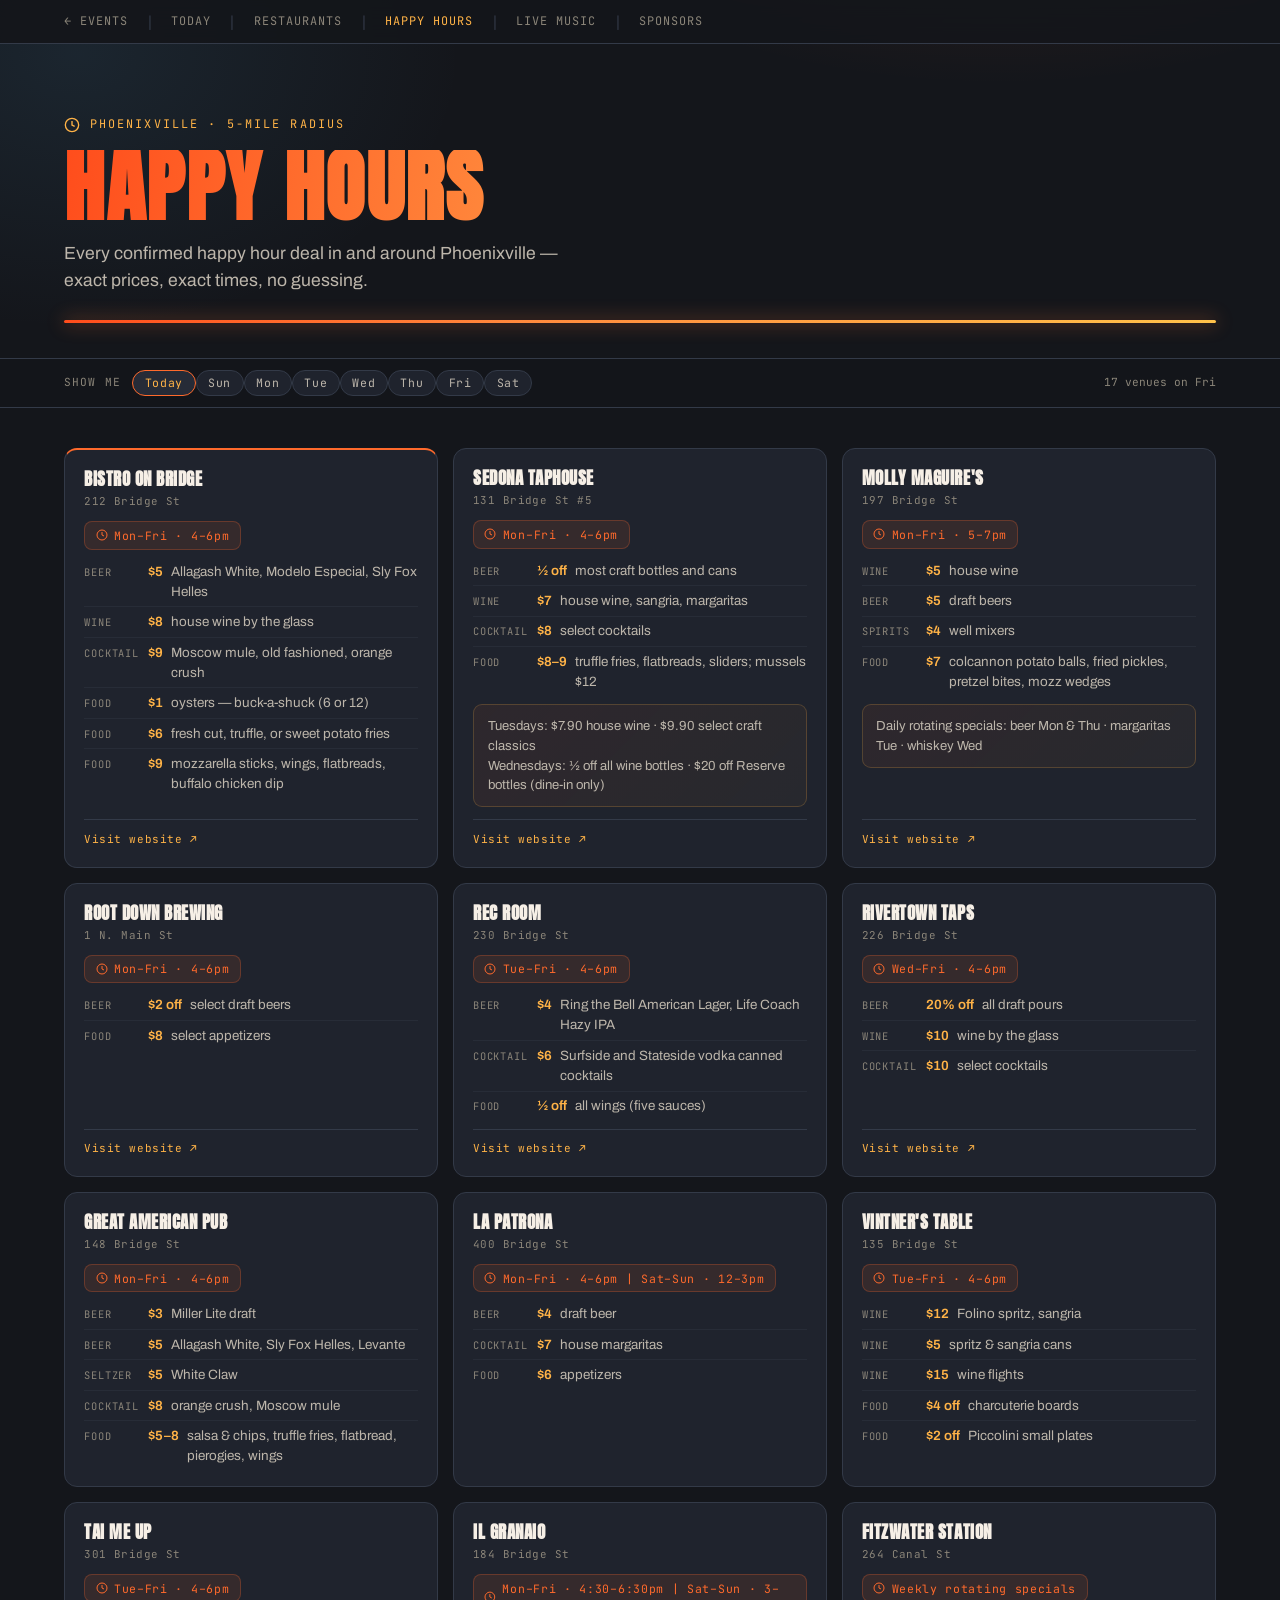
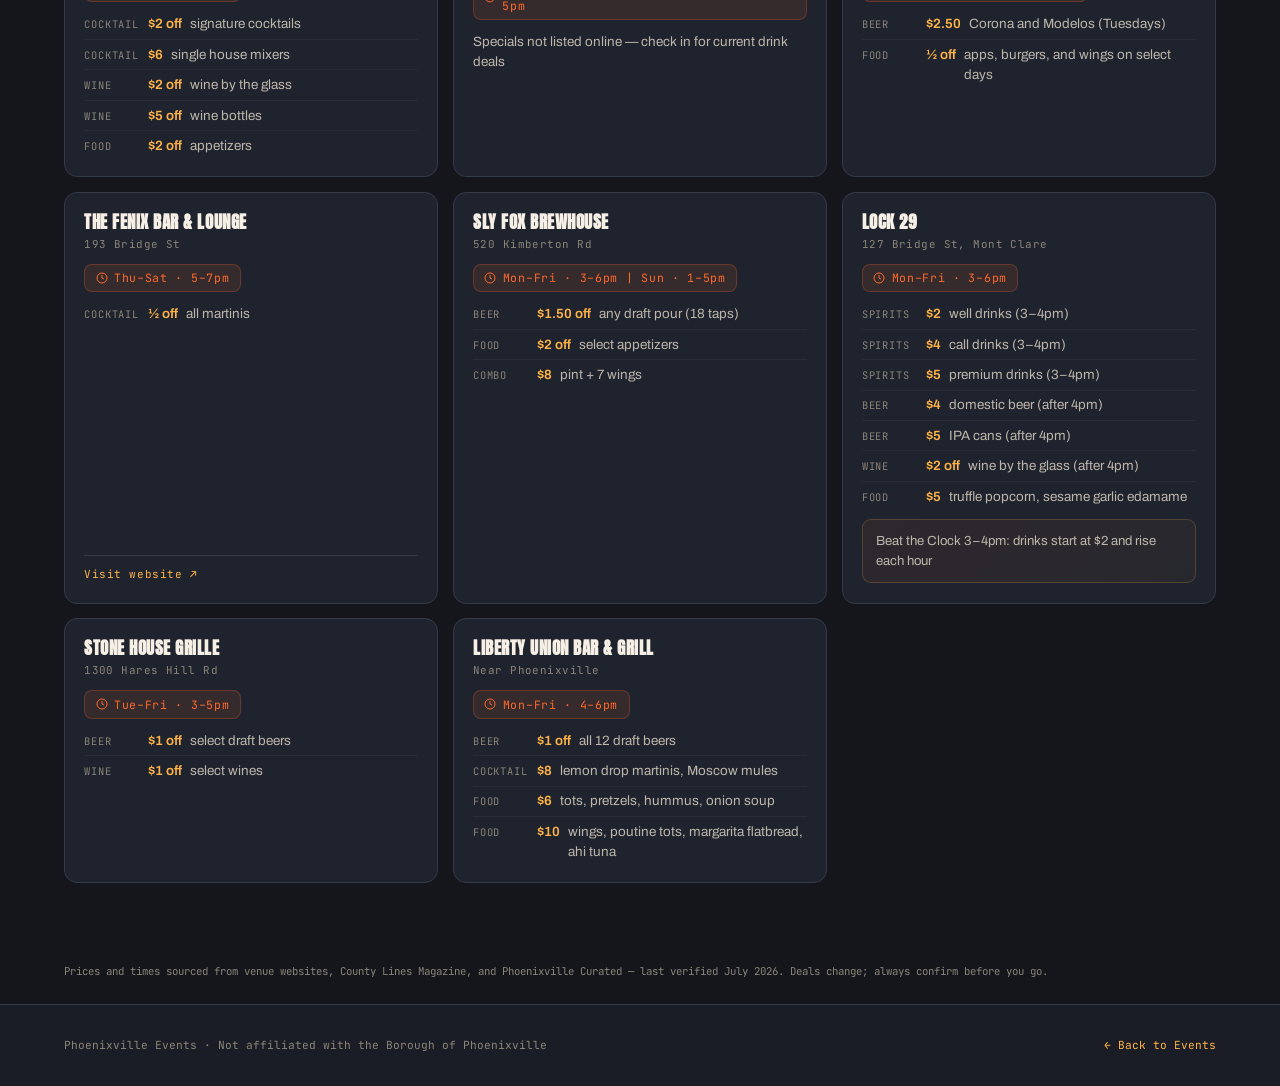
<file: hours.html>
<!DOCTYPE html>
<html lang="en">
<head>
<meta charset="UTF-8">
<meta name="viewport" content="width=device-width, initial-scale=1.0">
<!-- Google tag (gtag.js) -->
<script async src="https://www.googletagmanager.com/gtag/js?id=G-KE9JGLTYC9"></script>
<script>
  window.dataLayer = window.dataLayer || [];
  function gtag(){dataLayer.push(arguments);}
  gtag('js', new Date());
  gtag('config', 'G-KE9JGLTYC9');
</script>
<title>Happy Hour Specials in Phoenixville, PA — Daily Deals at 20+ Bars</title>
<meta name="description" content="Happy hour deals at 20+ bars and restaurants in and around Phoenixville, PA. Filter by day to find drink specials, food deals, and discounts near Bridge Street.">
<link rel="canonical" href="https://phoenixville.info/hours.html">
<meta property="og:type" content="website">
<meta property="og:url" content="https://phoenixville.info/hours.html">
<meta property="og:title" content="Happy Hour Specials in Phoenixville, PA — Daily Deals at 20+ Bars">
<meta property="og:description" content="Happy hour deals at 20+ bars and restaurants near Phoenixville, PA. Filter by day to find drink specials and food deals near Bridge Street.">
<meta property="og:site_name" content="Phoenixville Events">
<meta name="twitter:card" content="summary">
<meta name="twitter:title" content="Happy Hour Specials in Phoenixville, PA">
<meta name="twitter:description" content="Filter 20+ happy hour deals near Phoenixville by day of week.">
<script type="application/ld+json">{"@context":"https://schema.org","@type":"WebPage","name":"Happy Hour Specials in Phoenixville, PA","url":"https://phoenixville.info/hours.html","description":"Daily happy hour deals at 20+ bars and restaurants in and around Phoenixville, PA","isPartOf":{"@type":"WebSite","name":"Phoenixville Events","url":"https://phoenixville.info/"}}</script>
<link rel="icon" href="favicon.svg" type="image/svg+xml">
<link rel="preconnect" href="https://fonts.googleapis.com">
<link rel="preconnect" href="https://fonts.gstatic.com" crossorigin>
<link href="https://fonts.googleapis.com/css2?family=Anton&family=Archivo:ital,wght@0,400;0,500;0,600;0,700;1,500&family=JetBrains+Mono:wght@400;500;700&display=swap" rel="stylesheet">

<link rel="stylesheet" href="shared.css">
<link rel="stylesheet" href="hours.css">
</head>
<body>

<nav class="topnav">
  <a href="index.html">← Events</a>
  <button class="nav-toggle" aria-label="Menu" aria-expanded="false">
    <svg width="20" height="14" viewBox="0 0 20 14" fill="currentColor" aria-hidden="true"><rect width="20" height="2" rx="1"/><rect y="6" width="20" height="2" rx="1"/><rect y="12" width="20" height="2" rx="1"/></svg>
  </button>
  <div class="nav-links">
    <span class="sep">|</span>
    <a href="today.html">Today</a>
    <span class="sep">|</span>
    <a href="restaurants.html">Restaurants</a>
    <span class="sep">|</span>
    <a href="hours.html" class="active">Happy Hours</a>
    <span class="sep">|</span>
    <a href="music.html">Live Music</a>
    <span class="sep">|</span>
    <a href="sponsors.html">Sponsors</a>
  </div>
</nav>

<header class="hero">
  <div class="hero-inner">
    <p class="eyebrow">
      <svg width="16" height="16" viewBox="0 0 24 24" fill="none" stroke="currentColor" stroke-width="2" aria-hidden="true"><circle cx="12" cy="12" r="10"/><path d="M12 6v6l4 2"/></svg>
      Phoenixville · 5-Mile Radius
    </p>
    <h1 class="page-title">Happy Hours</h1>
    <p class="lede">Every confirmed happy hour deal in and around Phoenixville — exact prices, exact times, no guessing.</p>
    <div class="molten"></div>
  </div>
</header>

<nav class="controls" aria-label="Filter by day">
  <div class="controls-inner">
    <span class="day-label">Show me</span>
    <div id="chips"></div>
    <span class="count" id="count"></span>
  </div>
</nav>

<main>
  <div class="grid" id="grid"></div>
</main>

<p class="disclaimer">Prices and times sourced from venue websites, County Lines Magazine, and Phoenixville Curated — last verified July 2026. Deals change; always confirm before you go.</p>

<footer>
  <div class="foot-inner">
    <p>Phoenixville Events · Not affiliated with the Borough of Phoenixville</p>
    <p><a href="index.html">← Back to Events</a></p>
  </div>
</footer>

<script>
/* days: 0=Sun,1=Mon,2=Tue,3=Wed,4=Thu,5=Fri,6=Sat */
const HH = [
  {
    name: "Bistro on Bridge",
    addr: "212 Bridge St",
    when: "Mon–Fri · 4–6pm",
    days: [1,2,3,4,5],
    highlight: true,
    deals: [
      {cat:"Beer",    price:"$5",  items:"Allagash White, Modelo Especial, Sly Fox Helles"},
      {cat:"Wine",    price:"$8",  items:"house wine by the glass"},
      {cat:"Cocktail",price:"$9",  items:"Moscow mule, old fashioned, orange crush"},
      {cat:"Food",    price:"$1",  items:"oysters — buck-a-shuck (6 or 12)"},
      {cat:"Food",    price:"$6",  items:"fresh cut, truffle, or sweet potato fries"},
      {cat:"Food",    price:"$9",  items:"mozzarella sticks, wings, flatbreads, buffalo chicken dip"},
    ],
    url: "https://bistroonbridge.com/"
  },
  {
    name: "Bluebird Distilling",
    addr: "100 Bridge St",
    when: "Mon–Thu · 4–6:30pm  |  Sun · 8–10pm",
    days: [0,1,2,3,4],
    deals: [
      {cat:"Cocktail",price:"$3 off", items:"all house & classic cocktails (weekdays)"},
      {cat:"Spirits", price:"$9",     items:"flights and highballs (weekdays)"},
      {cat:"Cocktail",price:"$3 off", items:"cocktails (Sunday 8–10pm)"},
      {cat:"Spirits", price:"$9",     items:"2 oz. straight pours (Sunday 8–10pm)"},
    ],
    url: "https://www.bluebirddistilling.com/"
  },
  {
    name: "The Boardroom",
    addr: "101 Bridge St",
    when: "Sun–Thu · 4–6pm",
    days: [0,1,2,3,4],
    deals: [
      {cat:"Beer",    price:"$3",  items:"Kenwood Light Lager"},
      {cat:"Beer",    price:"$8",  items:"lager + whiskey shot combo"},
      {cat:"Wine",    price:"$9",  items:"house wine by the glass"},
      {cat:"Cocktail",price:"$8",  items:"espresso martini, old fashioned"},
      {cat:"Cocktail",price:"$5",  items:"canned cocktails"},
      {cat:"Food",    price:"$4",  items:"snackers"},
      {cat:"Food",    price:"$5",  items:"pommes frites"},
      {cat:"Food",    price:"$6",  items:"Sicilian pizza"},
      {cat:"Food",    price:"$8",  items:"single smash burgers"},
      {cat:"Food",    price:"$10", items:"petite charcuterie board, oysters"},
    ],
    url: "https://www.theboardroompxv.com/"
  },
  {
    name: "Sedona Taphouse",
    addr: "131 Bridge St #5",
    when: "Mon–Fri · 4–6pm",
    days: [1,2,3,4,5],
    deals: [
      {cat:"Beer",    price:"½ off",items:"most craft bottles and cans"},
      {cat:"Wine",    price:"$7",  items:"house wine, sangria, margaritas"},
      {cat:"Cocktail",price:"$8",  items:"select cocktails"},
      {cat:"Food",    price:"$8–9",items:"truffle fries, flatbreads, sliders; mussels $12"},
    ],
    special: "Tuesdays: $7.90 house wine · $9.90 select craft classics\nWednesdays: ½ off all wine bottles · $20 off Reserve bottles (dine-in only)",
    url: "https://www.sedonataphouse.com/locations/phoenixville-pa/"
  },
  {
    name: "Rebel Hill Brewing",
    addr: "242 Bridge St",
    when: "Tue–Thu · 5–7pm",
    days: [2,3,4],
    deals: [
      {cat:"Beer",    price:"$5",     items:"select draft beers"},
      {cat:"Cocktail",price:"$10",    items:"select cocktails"},
      {cat:"Food",    price:"$3 off", items:"Bavarian pretzels, fried pickle chips"},
    ],
    special: "Tue: taco & margarita specials · Wed: wing specials · Thu: burger & fries with pint purchase",
    url: "https://www.rebelhillbrewing.com/"
  },
  {
    name: "Molly Maguire's",
    addr: "197 Bridge St",
    when: "Mon–Fri · 5–7pm",
    days: [1,2,3,4,5],
    deals: [
      {cat:"Wine",    price:"$5",  items:"house wine"},
      {cat:"Beer",    price:"$5",  items:"draft beers"},
      {cat:"Spirits", price:"$4",  items:"well mixers"},
      {cat:"Food",    price:"$7",  items:"colcannon potato balls, fried pickles, pretzel bites, mozz wedges"},
    ],
    special: "Daily rotating specials: beer Mon & Thu · margaritas Tue · whiskey Wed",
    url: "https://mollymaguiresphoenixville.com/"
  },
  {
    name: "Root Down Brewing",
    addr: "1 N. Main St",
    when: "Mon–Fri · 4–6pm",
    days: [1,2,3,4,5],
    deals: [
      {cat:"Beer",    price:"$2 off", items:"select draft beers"},
      {cat:"Food",    price:"$8",     items:"select appetizers"},
    ],
    url: "https://www.rootdownbrewing.com/"
  },
  {
    name: "Rec Room",
    addr: "230 Bridge St",
    when: "Tue–Fri · 4–6pm",
    days: [2,3,4,5],
    deals: [
      {cat:"Beer",    price:"$4",   items:"Ring the Bell American Lager, Life Coach Hazy IPA"},
      {cat:"Cocktail",price:"$6",   items:"Surfside and Stateside vodka canned cocktails"},
      {cat:"Food",    price:"½ off",items:"all wings (five sauces)"},
    ],
    url: "https://conshohockenbrewing.com/recroommain"
  },
  {
    name: "Rivertown Taps",
    addr: "226 Bridge St",
    when: "Wed–Fri · 4–6pm",
    days: [3,4,5],
    deals: [
      {cat:"Beer",    price:"20% off",items:"all draft pours"},
      {cat:"Wine",    price:"$10",    items:"wine by the glass"},
      {cat:"Cocktail",price:"$10",    items:"select cocktails"},
    ],
    url: "https://www.rivertowntaps.com/"
  },
  {
    name: "Great American Pub",
    addr: "148 Bridge St",
    when: "Mon–Fri · 4–6pm",
    days: [1,2,3,4,5],
    deals: [
      {cat:"Beer",    price:"$3",  items:"Miller Lite draft"},
      {cat:"Beer",    price:"$5",  items:"Allagash White, Sly Fox Helles, Levante"},
      {cat:"Seltzer", price:"$5",  items:"White Claw"},
      {cat:"Cocktail",price:"$8",  items:"orange crush, Moscow mule"},
      {cat:"Food",    price:"$5–8",items:"salsa & chips, truffle fries, flatbread, pierogies, wings"},
    ],
    url: null
  },
  {
    name: "La Patrona",
    addr: "400 Bridge St",
    when: "Mon–Fri · 4–6pm  |  Sat–Sun · 12–3pm",
    days: [0,1,2,3,4,5,6],
    deals: [
      {cat:"Beer",    price:"$4",items:"draft beer"},
      {cat:"Cocktail",price:"$7",items:"house margaritas"},
      {cat:"Food",    price:"$6",items:"appetizers"},
    ],
    url: null
  },
  {
    name: "Vintner's Table",
    addr: "135 Bridge St",
    when: "Tue–Fri · 4–6pm",
    days: [2,3,4,5],
    deals: [
      {cat:"Wine",    price:"$12",   items:"Folino spritz, sangria"},
      {cat:"Wine",    price:"$5",    items:"spritz & sangria cans"},
      {cat:"Wine",    price:"$15",   items:"wine flights"},
      {cat:"Food",    price:"$4 off",items:"charcuterie boards"},
      {cat:"Food",    price:"$2 off",items:"Piccolini small plates"},
    ],
    url: null
  },
  {
    name: "Tai Me Up",
    addr: "301 Bridge St",
    when: "Tue–Fri · 4–6pm",
    days: [2,3,4,5],
    deals: [
      {cat:"Cocktail",price:"$2 off",items:"signature cocktails"},
      {cat:"Cocktail",price:"$6",    items:"single house mixers"},
      {cat:"Wine",    price:"$2 off",items:"wine by the glass"},
      {cat:"Wine",    price:"$5 off",items:"wine bottles"},
      {cat:"Food",    price:"$2 off",items:"appetizers"},
    ],
    url: null
  },
  {
    name: "Il Granaio",
    addr: "184 Bridge St",
    when: "Mon–Fri · 4:30–6:30pm  |  Sat–Sun · 3–5pm",
    days: [0,1,2,3,4,5,6],
    deals: [
      {cat:"",price:"",items:"Specials not listed online — check in for current drink deals"},
    ],
    url: null
  },
  {
    name: "Fitzwater Station",
    addr: "264 Canal St",
    when: "Weekly rotating specials",
    days: [0,1,2,3,4,5,6],
    deals: [
      {cat:"Beer",    price:"$2.50",  items:"Corona and Modelos (Tuesdays)"},
      {cat:"Food",    price:"½ off",  items:"apps, burgers, and wings on select days"},
    ],
    url: null
  },
  {
    name: "The Fenix Bar & Lounge",
    addr: "193 Bridge St",
    when: "Thu–Sat · 5–7pm",
    days: [4,5,6],
    deals: [
      {cat:"Cocktail",price:"½ off",items:"all martinis"},
    ],
    url: "https://thefenixbar.com/"
  },
  {
    name: "Fun Dungeon Brewcade",
    addr: "119 S. Main St",
    when: "Mon–Thu · 5–7pm",
    days: [1,2,3,4],
    deals: [
      {cat:"Beer",    price:"½ off",items:"all draft beers"},
      {cat:"Games",   price:"$15",  items:"unlimited gameplay during happy hour"},
    ],
    url: null
  },
  {
    name: "Sly Fox Brewhouse",
    addr: "520 Kimberton Rd",
    when: "Mon–Fri · 3–6pm  |  Sun · 1–5pm",
    days: [0,1,2,3,4,5],
    deals: [
      {cat:"Beer",    price:"$1.50 off",items:"any draft pour (18 taps)"},
      {cat:"Food",    price:"$2 off",   items:"select appetizers"},
      {cat:"Combo",   price:"$8",       items:"pint + 7 wings"},
    ],
    url: null
  },
  {
    name: "Lock 29",
    addr: "127 Bridge St, Mont Clare",
    when: "Mon–Fri · 3–6pm",
    days: [1,2,3,4,5],
    deals: [
      {cat:"Spirits", price:"$2",    items:"well drinks (3–4pm)"},
      {cat:"Spirits", price:"$4",    items:"call drinks (3–4pm)"},
      {cat:"Spirits", price:"$5",    items:"premium drinks (3–4pm)"},
      {cat:"Beer",    price:"$4",    items:"domestic beer (after 4pm)"},
      {cat:"Beer",    price:"$5",    items:"IPA cans (after 4pm)"},
      {cat:"Wine",    price:"$2 off",items:"wine by the glass (after 4pm)"},
      {cat:"Food",    price:"$5",    items:"truffle popcorn, sesame garlic edamame"},
    ],
    special: "Beat the Clock 3–4pm: drinks start at $2 and rise each hour",
    url: null
  },
  {
    name: "Stone House Grille",
    addr: "1300 Hares Hill Rd",
    when: "Tue–Fri · 3–5pm",
    days: [2,3,4,5],
    deals: [
      {cat:"Beer",    price:"$1 off",items:"select draft beers"},
      {cat:"Wine",    price:"$1 off",items:"select wines"},
    ],
    url: null
  },
  {
    name: "Liberty Union Bar & Grill",
    addr: "Near Phoenixville",
    when: "Mon–Fri · 4–6pm",
    days: [1,2,3,4,5],
    deals: [
      {cat:"Beer",    price:"$1 off",items:"all 12 draft beers"},
      {cat:"Cocktail",price:"$8",    items:"lemon drop martinis, Moscow mules"},
      {cat:"Food",    price:"$6",    items:"tots, pretzels, hummus, onion soup"},
      {cat:"Food",    price:"$10",   items:"wings, poutine tots, margarita flatbread, ahi tuna"},
    ],
    url: null
  },
];

const DAYS = ["Sun","Mon","Tue","Wed","Thu","Fri","Sat"];
const TODAY = new Date().getDay();
let active = TODAY;

/* Build day chips */
const chipWrap = document.getElementById("chips");
[["Today", TODAY], ...DAYS.map((d,i)=>[d,i])].forEach(([label, dayIdx]) => {
  const b = document.createElement("button");
  b.className = "chip";
  b.textContent = label;
  b.dataset.day = dayIdx;
  b.setAttribute("aria-pressed", label === "Today");
  b.addEventListener("click", () => {
    active = parseInt(b.dataset.day);
    chipWrap.querySelectorAll(".chip").forEach(x => x.setAttribute("aria-pressed", x === b));
    render();
  });
  chipWrap.appendChild(b);
});

function render() {
  const grid = document.getElementById("grid");
  let shown = 0;
  grid.querySelectorAll(".card").forEach(card => {
    const days = JSON.parse(card.dataset.days);
    const ok = days.includes(active);
    card.classList.toggle("hidden", !ok);
    if (ok) shown++;
  });
  let empty = grid.querySelector(".empty");
  if (!empty) { empty = document.createElement("p"); empty.className = "empty"; grid.appendChild(empty); }
  const dayName = active === TODAY ? "today" : DAYS[active].toLowerCase() + "s";
  empty.style.display = shown ? "none" : "block";
  empty.textContent = "No happy hours found for " + dayName + ".";
  document.getElementById("count").textContent = shown + " venue" + (shown === 1 ? "" : "s") + " on " + DAYS[active];
}

/* Build cards */
const grid = document.getElementById("grid");
HH.forEach(h => {
  const card = document.createElement("div");
  card.className = "card" + (h.highlight ? " highlight" : "");
  card.dataset.days = JSON.stringify(h.days);

  const dealsHTML = h.deals.map(d => `
    <div class="deal-row">
      ${d.cat ? `<span class="deal-cat">${d.cat}</span>` : ""}
      ${d.price ? `<span class="deal-price">${d.price}</span>` : ""}
      <span class="deal-items">${d.items}</span>
    </div>`).join("");

  card.innerHTML = `
    <div>
      <h3 class="card-name">${h.name}</h3>
      <p class="card-addr">${h.addr}</p>
    </div>
    <div class="when">
      <svg width="12" height="12" viewBox="0 0 24 24" fill="none" stroke="currentColor" stroke-width="2" aria-hidden="true"><circle cx="12" cy="12" r="10"/><path d="M12 6v6l4 2"/></svg>
      ${h.when}
    </div>
    <div class="deals">${dealsHTML}</div>
    ${h.special ? `<div class="special">${h.special.replace(/\n/g,"<br>")}</div>` : ""}
    ${h.url ? `<a class="card-link" href="${h.url}" target="_blank" rel="noopener">Visit website ↗</a>` : ""}
  `;
  grid.appendChild(card);
});

render();

document.querySelector('.nav-toggle')?.addEventListener('click',function(){
  const links=document.querySelector('.nav-links');
  const open=links.classList.toggle('open');
  this.setAttribute('aria-expanded',open);
});
document.querySelector('.nav-links')?.addEventListener('click',e=>{
  if(e.target.tagName==='A'){
    document.querySelector('.nav-links').classList.remove('open');
    document.querySelector('.nav-toggle')?.setAttribute('aria-expanded','false');
  }
});
</script>

</body>
</html>
</file>
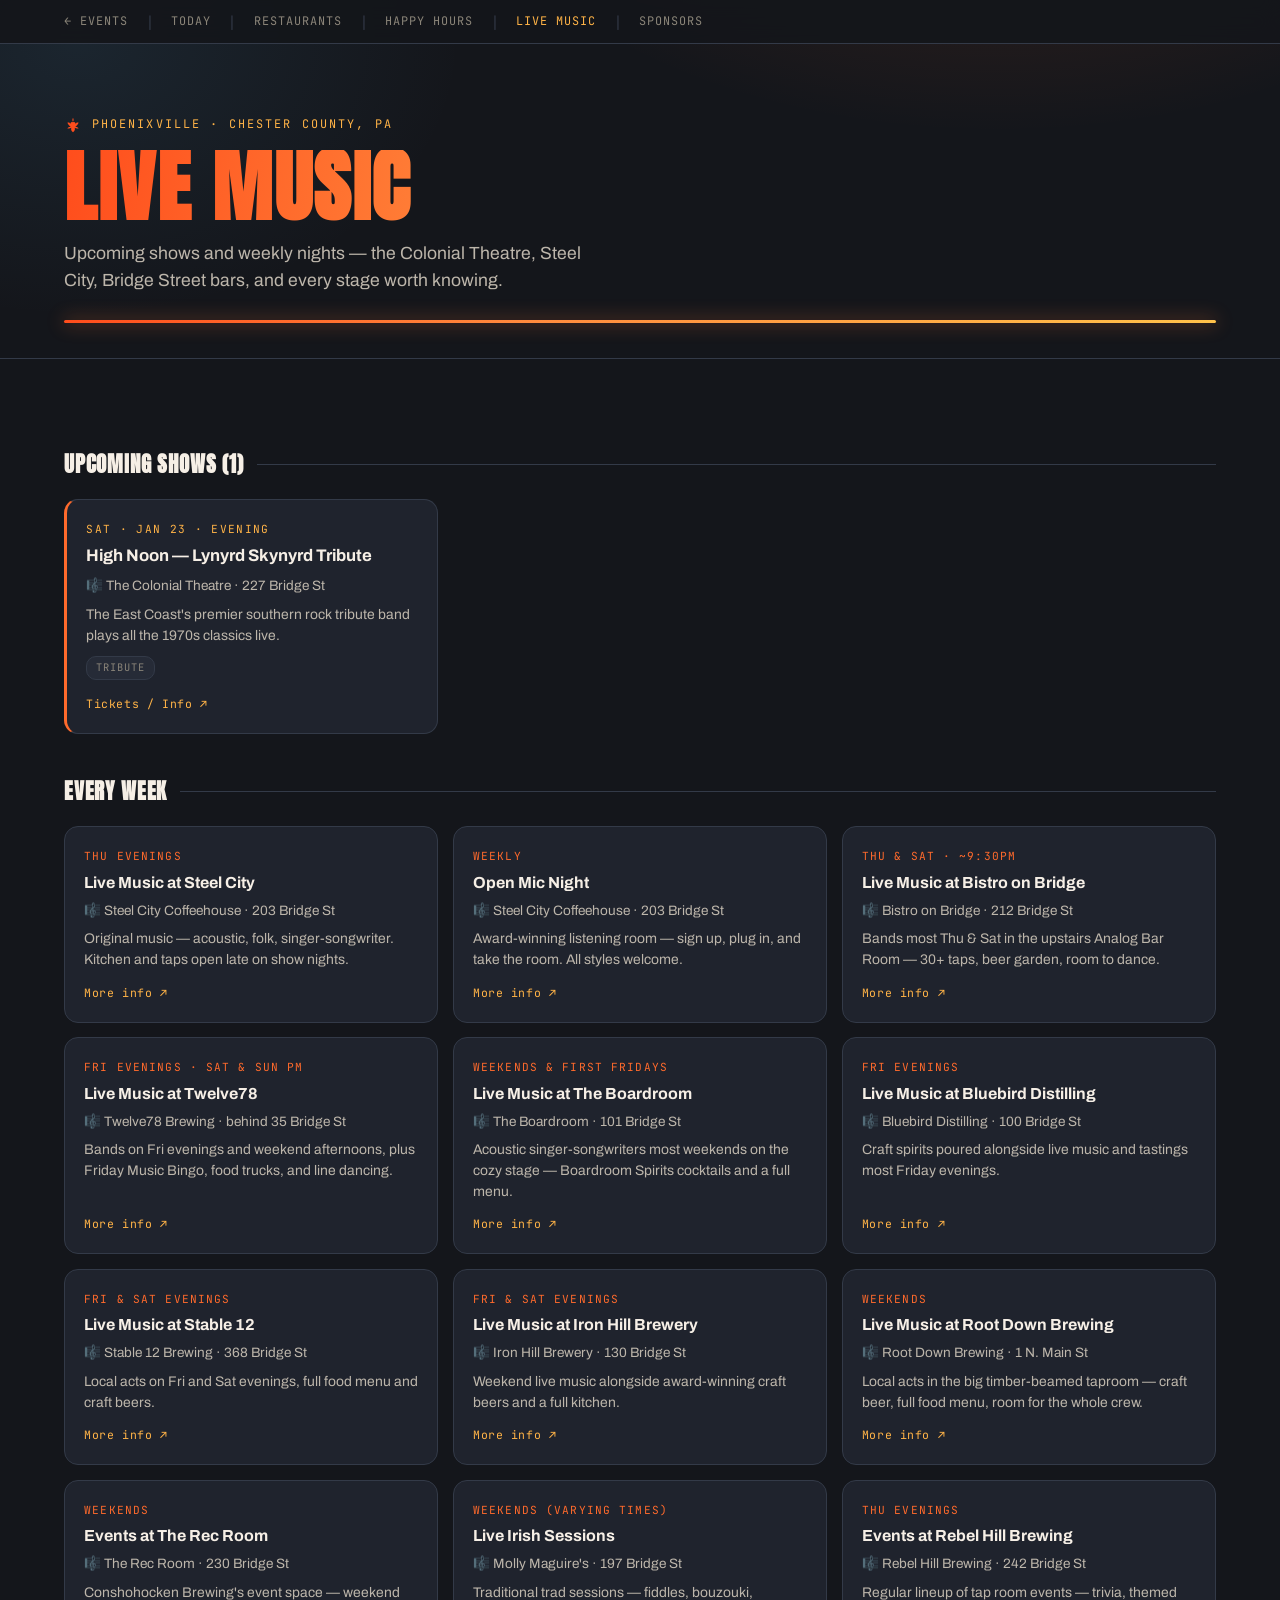
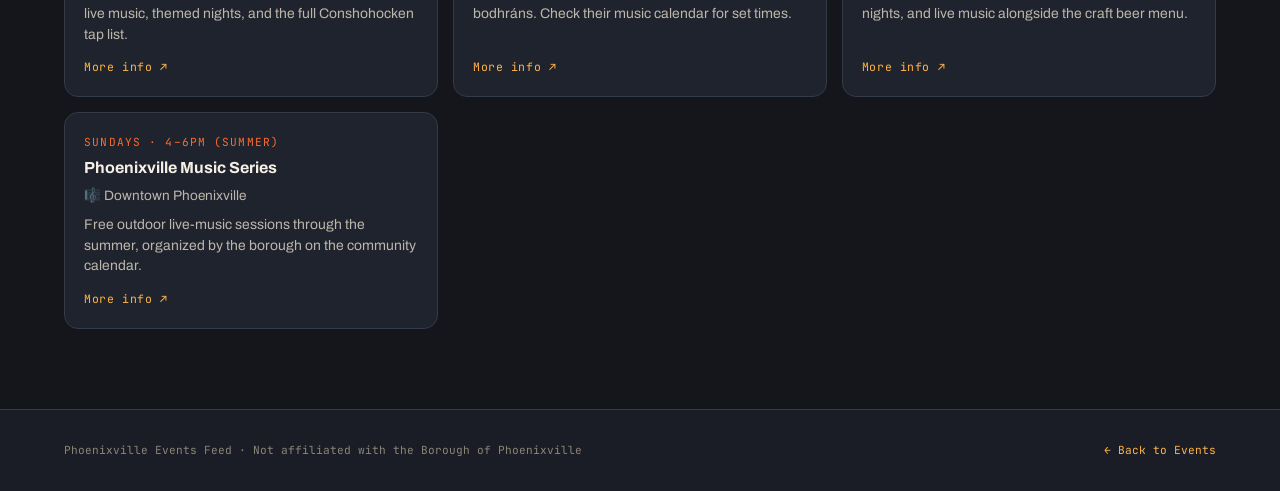
<file: music.html>
<!DOCTYPE html>
<html lang="en">
<head>
<meta charset="UTF-8">
<meta name="viewport" content="width=device-width, initial-scale=1.0">
<!-- Google tag (gtag.js) -->
<script async src="https://www.googletagmanager.com/gtag/js?id=G-KE9JGLTYC9"></script>
<script>
  window.dataLayer = window.dataLayer || [];
  function gtag(){dataLayer.push(arguments);}
  gtag('js', new Date());
  gtag('config', 'G-KE9JGLTYC9');
</script>
<title>Live Music in Phoenixville, PA — Shows, Venues & Weekly Nights</title>
<meta name="description" content="Live music in Phoenixville, PA — upcoming shows at the Colonial Theatre, weekly nights at Steel City, Bistro on Bridge, Twelve78, Stable 12, and more.">
<link rel="canonical" href="https://phoenixville.info/music.html">
<meta property="og:type" content="website">
<meta property="og:url" content="https://phoenixville.info/music.html">
<meta property="og:title" content="Live Music in Phoenixville, PA">
<meta property="og:description" content="Upcoming shows and weekly live music nights across Phoenixville — the Colonial Theatre, Steel City, Bridge Street bars, and beyond.">
<meta property="og:site_name" content="Phoenixville Events">
<meta name="twitter:card" content="summary">
<meta name="twitter:title" content="Live Music in Phoenixville, PA">
<meta name="twitter:description" content="Upcoming shows and weekly live music nights in Phoenixville.">
<link rel="icon" href="favicon.svg" type="image/svg+xml">
<link rel="preconnect" href="https://fonts.googleapis.com">
<link rel="preconnect" href="https://fonts.gstatic.com" crossorigin>
<link href="https://fonts.googleapis.com/css2?family=Anton&family=Archivo:ital,wght@0,400;0,500;0,600;0,700;1,500&family=JetBrains+Mono:wght@400;500;700&display=swap" rel="stylesheet">

<link rel="stylesheet" href="shared.css">
<link rel="stylesheet" href="music.css">
</head>
<body>

<nav class="topnav">
  <a href="index.html">&#8592; Events</a>
  <button class="nav-toggle" aria-label="Menu" aria-expanded="false">
    <svg width="20" height="14" viewBox="0 0 20 14" fill="currentColor" aria-hidden="true"><rect width="20" height="2" rx="1"/><rect y="6" width="20" height="2" rx="1"/><rect y="12" width="20" height="2" rx="1"/></svg>
  </button>
  <div class="nav-links">
    <span class="sep">|</span>
    <a href="today.html">Today</a>
    <span class="sep">|</span>
    <a href="restaurants.html">Restaurants</a>
    <span class="sep">|</span>
    <a href="hours.html">Happy Hours</a>
    <span class="sep">|</span>
    <a href="music.html" class="active">Live Music</a>
    <span class="sep">|</span>
    <a href="sponsors.html">Sponsors</a>
  </div>
</nav>

<header class="hero">
  <div class="hero-inner">
    <p class="eyebrow">
      <svg width="18" height="18" viewBox="0 0 32 32" fill="none" aria-hidden="true">
        <path d="M16 3c2 4 1 6-1 8 3-1 5 0 6 3 1-3 3-3 5-2-2 5-6 7-6 7 4 0 6 3 6 3-3 1-5 0-7-1 1 3 0 6-3 8-3-2-4-5-3-8-2 1-4 2-7 1 0 0 2-3 6-3 0 0-4-2-6-7 2-1 4-1 5 2 1-3 3-4 6-3-2-2-3-4-1-8z" fill="url(#sg)"/>
        <defs><linearGradient id="sg" x1="6" y1="3" x2="26" y2="30"><stop stop-color="#ff4d1c"/><stop offset="1" stop-color="#ffc24a"/></linearGradient></defs>
      </svg>
      Phoenixville &middot; Chester County, PA
    </p>
    <h1 class="page-title">Live Music</h1>
    <p class="lede">Upcoming shows and weekly nights — the Colonial Theatre, Steel City, Bridge Street bars, and every stage worth knowing.</p>
    <div class="molten"></div>
  </div>
</header>

<main>

  <h2 class="section-label" id="shows-label">Upcoming Shows</h2>
  <div class="shows-grid" id="shows-grid"></div>

  <h2 class="section-label">Every Week</h2>
  <div class="weekly-grid" id="weekly-grid"></div>

</main>

<footer>
  <div class="foot-inner">
    <p>Phoenixville Events Feed &middot; Not affiliated with the Borough of Phoenixville</p>
    <p><a href="index.html">&#8592; Back to Events</a></p>
  </div>
</footer>

<script>
const SHOWS = [
  {date:"2026-07-03", time:"Evening",      title:"Leading Zero",                              venue:"Molly Maguire's · 197 Bridge St",         genre:"Rock",            colonial:false, blurb:"Live band at Molly Maguire's as part of the America 250th Celebration weekend. Rooftop deck open.",              url:"https://mollymaguiresphoenixville.com/music/"},
  {date:"2026-07-04", time:"Evening",      title:"Cosmic Kittens",                            venue:"Molly Maguire's · 197 Bridge St",         genre:"Rock",            colonial:false, blurb:"Fourth of July live music at Molly Maguire's — part of the America 250th weekend on Bridge Street.",             url:"https://mollymaguiresphoenixville.com/music/"},
  {date:"2026-07-10", time:"Evening",      title:"Blob Ball",                                 venue:"The Colonial Theatre · 227 Bridge St",    genre:"Various",         colonial:true,  blurb:"BlobFest's signature gala — live music and carnival entertainment on the eve of the 1958 Blob's famous scene.", url:"https://thecolonialtheatre.com/events/"},
  {date:"2026-07-18", time:"6:00–9:00pm", title:"Philly Grass",                              venue:"Twelve78 Brewing · behind 35 Bridge St", genre:"Bluegrass",       colonial:false, blurb:"Authentic live bluegrass — guitar, banjo, bass and more — on a summer Saturday evening at Twelve78.",           url:"https://www.twelve78brewing.com/event-calendar/"},
  {date:"2026-07-18", time:"8:00pm",      title:"Stewart Copeland",                          venue:"The Colonial Theatre · 227 Bridge St",    genre:"Rock",            colonial:true,  blurb:"The Police co-founder, film composer and Rock & Roll Hall of Famer — live on the Colonial's main stage.",       url:"https://thecolonialtheatre.com/events/"},
  {date:"2026-07-24", time:"Evening",      title:"Unforgettable Fire — U2 Tribute",           venue:"The Colonial Theatre · 227 Bridge St",    genre:"Tribute",         colonial:true,  blurb:"One of America's first U2 tribute acts runs the full catalog — 25 years at prestigious venues.",                url:"https://thecolonialtheatre.com/events/"},
  {date:"2026-07-24", time:"Evening",      title:"Stage Door: It's Sondheim, Diva!",          venue:"The Colonial Theatre · 227 Bridge St",    genre:"Musical Theatre", colonial:true,  blurb:"Walnut Street Theatre alumni deliver powerhouse Stephen Sondheim performances to open the Stage Door Series.", url:"https://thecolonialtheatre.com/events/"},
  {date:"2026-07-25", time:"8:00pm",      title:"Winslow — An Evening of the Eagles",        venue:"The Colonial Theatre · 227 Bridge St",    genre:"Tribute",         colonial:true,  blurb:"Tribute night running the full catalog of the Eagles.",                                                           url:"https://thecolonialtheatre.com/events/"},
  {date:"2026-08-05", time:"Evening",      title:"AJ Croce — Croce Plays Croce",              venue:"The Colonial Theatre · 227 Bridge St",    genre:"Folk / Pop",      colonial:true,  blurb:"50 years of Jim Croce's music performed by his son, piano virtuoso AJ Croce — a rare intergenerational night.", url:"https://thecolonialtheatre.com/events/"},
  {date:"2026-08-08", time:"Evening",      title:"The Garcia Project",                        venue:"The Colonial Theatre · 227 Bridge St",    genre:"Jam",             colonial:true,  blurb:"Nationally touring ensemble celebrates Jerry Garcia's Days Between on the Colonial stage.",                       url:"https://thecolonialtheatre.com/events/"},
  {date:"2026-08-28", time:"Evening",      title:"Larry & Joe",                               venue:"The Colonial Theatre · 227 Bridge St",    genre:"World / Folk",    colonial:true,  blurb:"Venezuelan llanera legend Larry Bellorín teams with GRAMMY-nominated bluegrass musician Joe Troop.",           url:"https://thecolonialtheatre.com/events/"},
  {date:"2026-09-05", time:"All day",      title:"Phoenixville Blues Festival",               venue:"Downtown Phoenixville",                   genre:"Blues",           colonial:false, blurb:"Annual blues festival bringing live acts to the heart of town.",                                                  url:"https://www.phoenixville.org/Calendar.aspx"},
  {date:"2026-09-11", time:"Evening",      title:"Mamma Mania! — ABBA Tribute",               venue:"The Colonial Theatre · 227 Bridge St",    genre:"Tribute",         colonial:true,  blurb:"New York City's premier ABBA tribute performs all the classic 1970s hits.",                                    url:"https://thecolonialtheatre.com/events/"},
  {date:"2026-09-18", time:"Evening",      title:"Pet Sounds Live!",                          venue:"The Colonial Theatre · 227 Bridge St",    genre:"Rock",            colonial:true,  blurb:"The Beach Boys' landmark Brian Wilson masterpiece performed start to finish.",                                   url:"https://thecolonialtheatre.com/events/"},
  {date:"2026-09-25", time:"Evening",      title:"Friends of the Brothers — Allman Bros",     venue:"The Colonial Theatre · 227 Bridge St",    genre:"Tribute",         colonial:true,  blurb:"Endorsed by founding Allman Brother Jaimoe — deep into the catalog of classic southern rock.",                  url:"https://thecolonialtheatre.com/events/"},
  {date:"2026-10-07", time:"7:30pm",      title:"The Buena Vista Orchestra",                 venue:"The Colonial Theatre · 227 Bridge St",    genre:"Cuban / Jazz",    colonial:true,  blurb:"Cuban-rooted big-band sound on the Colonial's main stage.",                                                       url:"https://thecolonialtheatre.com/events/"},
  {date:"2026-10-29", time:"Evening",      title:"Watsky — X Infinity 10th Anniversary",      venue:"The Colonial Theatre · 227 Bridge St",    genre:"Hip-Hop",         colonial:true,  blurb:"Rapper Watsky celebrates a decade of his genre-bending album with a live anniversary performance.",             url:"https://thecolonialtheatre.com/events/"},
  {date:"2026-11-06", time:"Evening",      title:"RAEL — Genesis & Peter Gabriel Experience", venue:"The Colonial Theatre · 227 Bridge St",    genre:"Tribute",         colonial:true,  blurb:"Meticulously staged tribute to early Genesis live performances — for fans of the prog-rock golden era.",       url:"https://thecolonialtheatre.com/events/"},
  {date:"2026-11-07", time:"Evening",      title:"The Longest Johns",                         venue:"The Colonial Theatre · 227 Bridge St",    genre:"Folk",            colonial:true,  blurb:"Chart-topping British folk group performs rollicking sea shanties and folk anthems.",                            url:"https://thecolonialtheatre.com/events/"},
  {date:"2026-11-19", time:"6:00–9:00pm", title:"Jill Baldassari",                           venue:"The Boardroom · 101 Bridge St",           genre:"Acoustic",        colonial:false, blurb:"An evening of live acoustic music at The Boardroom Restaurant & Bottle Shop.",                                   url:"https://www.theboardroompxv.com/"},
  {date:"2027-01-23", time:"Evening",      title:"High Noon — Lynyrd Skynyrd Tribute",        venue:"The Colonial Theatre · 227 Bridge St",    genre:"Tribute",         colonial:true,  blurb:"The East Coast's premier southern rock tribute band plays all the 1970s classics live.",                        url:"https://thecolonialtheatre.com/events/"},
];

const WEEKLY = [
  {cadence:"Thu evenings",                title:"Live Music at Steel City",            venue:"Steel City Coffeehouse · 203 Bridge St",  blurb:"Original music — acoustic, folk, singer-songwriter. Kitchen and taps open late on show nights.",             url:"https://www.steelcityphx.com/concerts-and-events"},
  {cadence:"Weekly",                      title:"Open Mic Night",                      venue:"Steel City Coffeehouse · 203 Bridge St",  blurb:"Award-winning listening room — sign up, plug in, and take the room. All styles welcome.",                    url:"https://www.steelcityphx.com/concerts-and-events"},
  {cadence:"Thu & Sat · ~9:30pm",        title:"Live Music at Bistro on Bridge",      venue:"Bistro on Bridge · 212 Bridge St",        blurb:"Bands most Thu & Sat in the upstairs Analog Bar Room — 30+ taps, beer garden, room to dance.",               url:"https://bistroonbridge.com/"},
  {cadence:"Fri evenings · Sat & Sun pm",title:"Live Music at Twelve78",              venue:"Twelve78 Brewing · behind 35 Bridge St", blurb:"Bands on Fri evenings and weekend afternoons, plus Friday Music Bingo, food trucks, and line dancing.",       url:"https://www.twelve78brewing.com/event-calendar/"},
  {cadence:"Weekends & First Fridays",   title:"Live Music at The Boardroom",         venue:"The Boardroom · 101 Bridge St",           blurb:"Acoustic singer-songwriters most weekends on the cozy stage — Boardroom Spirits cocktails and a full menu.",  url:"https://www.theboardroompxv.com/"},
  {cadence:"Fri evenings",               title:"Live Music at Bluebird Distilling",   venue:"Bluebird Distilling · 100 Bridge St",     blurb:"Craft spirits poured alongside live music and tastings most Friday evenings.",                               url:"https://www.bluebirddistilling.com/"},
  {cadence:"Fri & Sat evenings",         title:"Live Music at Stable 12",             venue:"Stable 12 Brewing · 368 Bridge St",       blurb:"Local acts on Fri and Sat evenings, full food menu and craft beers.",                                        url:"https://www.stable12.com/"},
  {cadence:"Fri & Sat evenings",         title:"Live Music at Iron Hill Brewery",     venue:"Iron Hill Brewery · 130 Bridge St",       blurb:"Weekend live music alongside award-winning craft beers and a full kitchen.",                                  url:"https://www.ironhillbrewery.com/"},
  {cadence:"Weekends",                   title:"Live Music at Root Down Brewing",     venue:"Root Down Brewing · 1 N. Main St",        blurb:"Local acts in the big timber-beamed taproom — craft beer, full food menu, room for the whole crew.",          url:"https://www.rootdownbrewing.com/"},
  {cadence:"Weekends",                   title:"Events at The Rec Room",              venue:"The Rec Room · 230 Bridge St",            blurb:"Conshohocken Brewing's event space — weekend live music, themed nights, and the full Conshohocken tap list.", url:"https://conshohockenbrewing.com/recroommain"},
  {cadence:"Weekends (varying times)",   title:"Live Irish Sessions",                 venue:"Molly Maguire's · 197 Bridge St",         blurb:"Traditional trad sessions — fiddles, bouzouki, bodhráns. Check their music calendar for set times.",         url:"https://mollymaguiresphoenixville.com/music/"},
  {cadence:"Thu evenings",               title:"Events at Rebel Hill Brewing",        venue:"Rebel Hill Brewing · 242 Bridge St",      blurb:"Regular lineup of tap room events — trivia, themed nights, and live music alongside the craft beer menu.",    url:"https://www.rebelhillbrewing.com/"},
  {cadence:"Sundays · 4–6pm (summer)",  title:"Phoenixville Music Series",           venue:"Downtown Phoenixville",                   blurb:"Free outdoor live-music sessions through the summer, organized by the borough on the community calendar.",    url:"https://www.phoenixville.org/Calendar.aspx"},
];

const MON = ["Jan","Feb","Mar","Apr","May","Jun","Jul","Aug","Sep","Oct","Nov","Dec"];
const DOW = ["Sun","Mon","Tue","Wed","Thu","Fri","Sat"];

function fmtDate(iso){
  const [y,m,d] = iso.split("-").map(Number);
  const dt = new Date(y, m-1, d);
  return `${DOW[dt.getDay()]} · ${MON[m-1]} ${d}`;
}

const today = new Date();
today.setHours(0,0,0,0);

const upcoming = SHOWS.filter(s => {
  const [y,m,d] = s.date.split("-").map(Number);
  return new Date(y,m-1,d) >= today;
}).sort((a,b) => a.date.localeCompare(b.date));

document.getElementById("shows-label").textContent =
  `Upcoming Shows (${upcoming.length})`;

function domainOf(url){ try{ return new URL(url).hostname.replace(/^www\./,""); }catch(e){ return null; } }
function logo(domain){ return domain ? `https://www.google.com/s2/favicons?sz=64&domain=${domain}` : null; }

document.getElementById("shows-grid").innerHTML = upcoming.map(s => {
  const l = logo(domainOf(s.url));
  return `
  <div class="show-card${s.colonial?" colonial":""}">
    <div class="show-date">${fmtDate(s.date)} &middot; ${s.time}</div>
    <div class="card-head">${l?`<img class="card-logo" src="${l}" alt="" loading="lazy" onerror="this.remove()">`:""}<h2 class="show-title">${s.title}</h2></div>
    <p class="show-venue">&#127932; ${s.venue}</p>
    <p class="show-blurb">${s.blurb}</p>
    <span class="show-genre">${s.genre}</span>
    ${s.url ? `<a class="show-link" href="${s.url}" target="_blank" rel="noopener">Tickets / Info &#8599;</a>` : ""}
  </div>
`;}).join("");

document.getElementById("weekly-grid").innerHTML = WEEKLY.map(w => {
  const l = logo(domainOf(w.url));
  return `
  <div class="weekly-card">
    <div class="cadence">${w.cadence}</div>
    <div class="card-head">${l?`<img class="card-logo" src="${l}" alt="" loading="lazy" onerror="this.remove()">`:""}<h2 class="weekly-title">${w.title}</h2></div>
    <p class="weekly-venue">&#127932; ${w.venue}</p>
    <p class="weekly-blurb">${w.blurb}</p>
    ${w.url ? `<a class="weekly-link" href="${w.url}" target="_blank" rel="noopener">More info &#8599;</a>` : ""}
  </div>
`;}).join("");

document.querySelector('.nav-toggle')?.addEventListener('click',function(){
  const links=document.querySelector('.nav-links');
  const open=links.classList.toggle('open');
  this.setAttribute('aria-expanded',open);
});
document.querySelector('.nav-links')?.addEventListener('click',e=>{
  if(e.target.tagName==='A'){
    document.querySelector('.nav-links').classList.remove('open');
    document.querySelector('.nav-toggle')?.setAttribute('aria-expanded','false');
  }
});
</script>
</body>
</html>
</file>
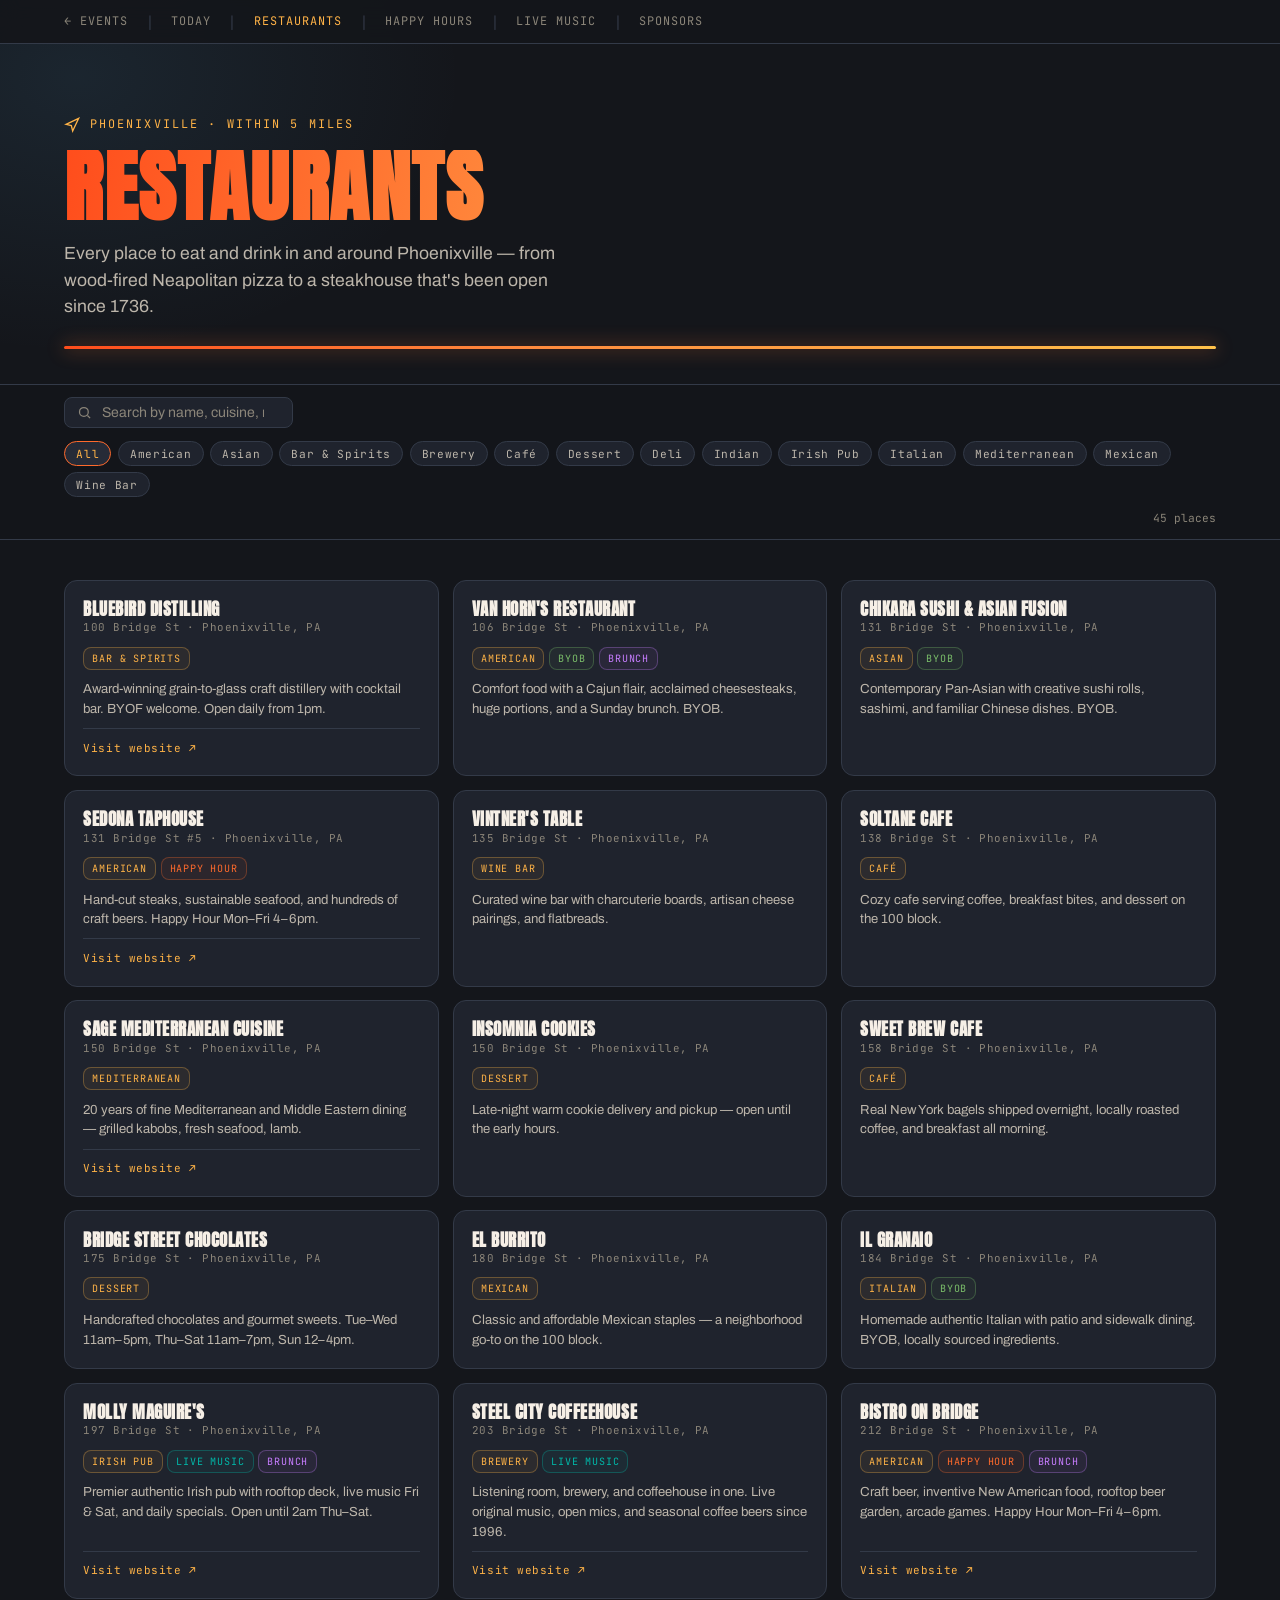
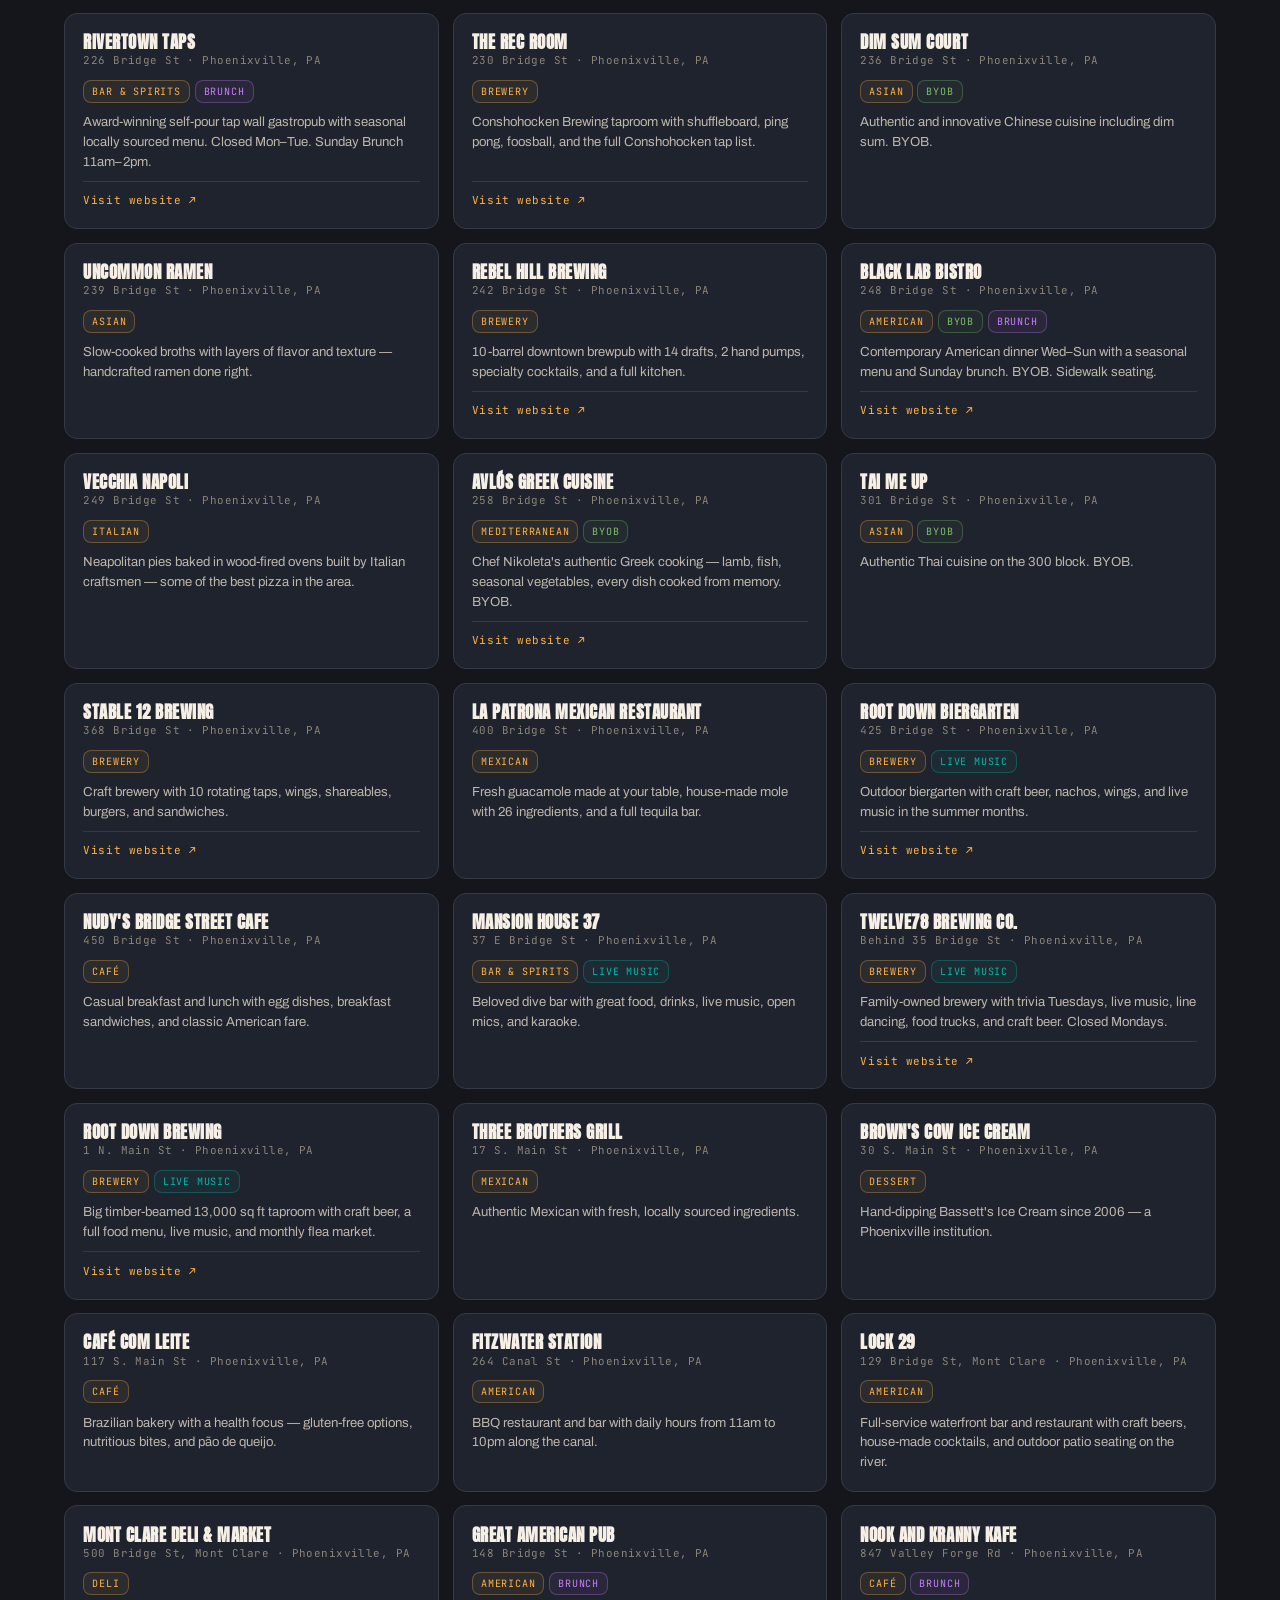
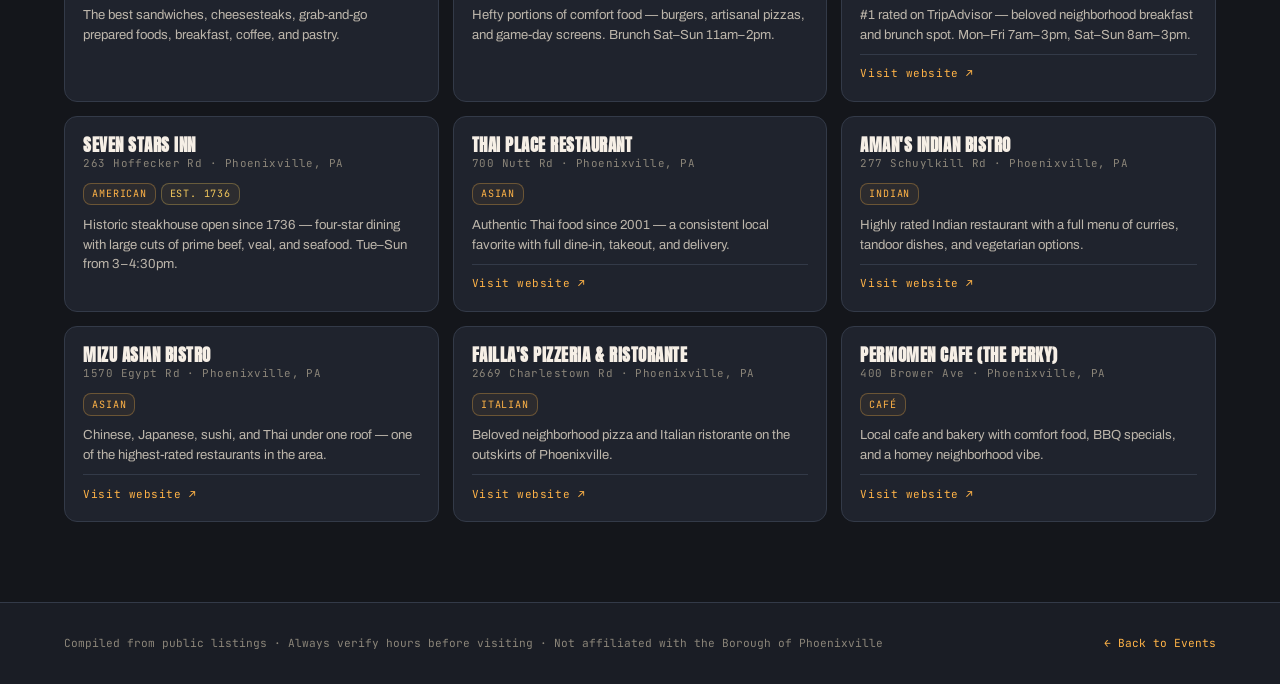
<file: restaurants.html>
<!DOCTYPE html>
<html lang="en">
<head>
<meta charset="UTF-8">
<meta name="viewport" content="width=device-width, initial-scale=1.0">
<!-- Google tag (gtag.js) -->
<script async src="https://www.googletagmanager.com/gtag/js?id=G-KE9JGLTYC9"></script>
<script>
  window.dataLayer = window.dataLayer || [];
  function gtag(){dataLayer.push(arguments);}
  gtag('js', new Date());
  gtag('config', 'G-KE9JGLTYC9');
</script>
<title>Restaurants in Phoenixville, PA — 50+ Dining Options Near Bridge Street</title>
<meta name="description" content="Explore 50+ restaurants within 5 miles of Phoenixville, PA. Filter by cuisine — American, Italian, Mexican, Asian, Irish Pub, Brewery, Wine Bar, and more.">
<link rel="canonical" href="https://phoenixville.info/restaurants.html">
<meta property="og:type" content="website">
<meta property="og:url" content="https://phoenixville.info/restaurants.html">
<meta property="og:title" content="Restaurants in Phoenixville, PA — 50+ Dining Options">
<meta property="og:description" content="Explore 50+ restaurants within 5 miles of Phoenixville, PA. Filter by cuisine — American, Italian, Mexican, Asian, Irish Pub, Brewery, Wine Bar, and more.">
<meta property="og:site_name" content="Phoenixville Events">
<meta name="twitter:card" content="summary">
<meta name="twitter:title" content="Restaurants in Phoenixville, PA — 50+ Dining Options">
<meta name="twitter:description" content="Filter 50+ restaurants near Phoenixville by cuisine type.">
<script type="application/ld+json">{"@context":"https://schema.org","@type":"WebPage","name":"Restaurants in Phoenixville, PA","url":"https://phoenixville.info/restaurants.html","description":"50+ restaurants within 5 miles of Phoenixville, PA, filterable by cuisine","isPartOf":{"@type":"WebSite","name":"Phoenixville Events","url":"https://phoenixville.info/"}}</script>
<link rel="icon" href="favicon.svg" type="image/svg+xml">
<link rel="preconnect" href="https://fonts.googleapis.com">
<link rel="preconnect" href="https://fonts.gstatic.com" crossorigin>
<link href="https://fonts.googleapis.com/css2?family=Anton&family=Archivo:ital,wght@0,400;0,500;0,600;0,700;1,500&family=JetBrains+Mono:wght@400;500;700&display=swap" rel="stylesheet">

<link rel="stylesheet" href="shared.css">
<link rel="stylesheet" href="restaurants.css">
</head>
<body>

<nav class="topnav">
  <a href="index.html">← Events</a>
  <button class="nav-toggle" aria-label="Menu" aria-expanded="false">
    <svg width="20" height="14" viewBox="0 0 20 14" fill="currentColor" aria-hidden="true"><rect width="20" height="2" rx="1"/><rect y="6" width="20" height="2" rx="1"/><rect y="12" width="20" height="2" rx="1"/></svg>
  </button>
  <div class="nav-links">
    <span class="sep">|</span>
    <a href="today.html">Today</a>
    <span class="sep">|</span>
    <a href="restaurants.html" class="active">Restaurants</a>
    <span class="sep">|</span>
    <a href="hours.html">Happy Hours</a>
    <span class="sep">|</span>
    <a href="music.html">Live Music</a>
    <span class="sep">|</span>
    <a href="sponsors.html">Sponsors</a>
  </div>
</nav>

<header class="hero">
  <div class="hero-inner">
    <p class="eyebrow">
      <svg width="16" height="16" viewBox="0 0 24 24" fill="none" stroke="currentColor" stroke-width="2" aria-hidden="true"><path d="M3 11l19-9-9 19-2-8-8-2z"/></svg>
      Phoenixville · Within 5 Miles
    </p>
    <h1 class="page-title">Restaurants</h1>
    <p class="lede">Every place to eat and drink in and around Phoenixville — from wood-fired Neapolitan pizza to a steakhouse that's been open since 1736.</p>
    <div class="molten"></div>
  </div>
</header>

<nav class="controls" aria-label="Filter restaurants">
  <div class="controls-inner">
    <label class="search">
      <svg width="15" height="15" viewBox="0 0 24 24" fill="none" stroke="currentColor" stroke-width="2"><circle cx="11" cy="11" r="7"/><path d="m21 21-4.3-4.3"/></svg>
      <input id="search" type="search" placeholder="Search by name, cuisine, neighborhood…" aria-label="Search restaurants">
    </label>
    <div class="chips" id="chips" role="group" aria-label="Filter by cuisine"></div>
    <span class="count" id="count"></span>
  </div>
</nav>

<main>
  <div class="grid" id="grid"></div>
</main>

<footer>
  <div class="foot-inner">
    <p>Compiled from public listings · Always verify hours before visiting · Not affiliated with the Borough of Phoenixville</p>
    <p><a href="index.html">← Back to Events</a></p>
  </div>
</footer>

<script>
const RESTAURANTS = [
  /* ── BRIDGE STREET: 100 BLOCK ── */
{name:"Bluebird Distilling",addr:"100 Bridge St",cat:"Bar & Spirits",note:"Award-winning grain-to-glass craft distillery with cocktail bar. BYOF welcome. Open daily from 1pm.",tags:[],url:"https://www.bluebirddistilling.com/"},
  {name:"Van Horn's Restaurant",addr:"106 Bridge St",cat:"American",note:"Comfort food with a Cajun flair, acclaimed cheesesteaks, huge portions, and a Sunday brunch. BYOB.",tags:["BYOB","Brunch"],url:null},
  {name:"Chikara Sushi & Asian Fusion",addr:"131 Bridge St",cat:"Asian",note:"Contemporary Pan-Asian with creative sushi rolls, sashimi, and familiar Chinese dishes. BYOB.",tags:["BYOB"],url:null},
  {name:"Sedona Taphouse",addr:"131 Bridge St #5",cat:"American",note:"Hand-cut steaks, sustainable seafood, and hundreds of craft beers. Happy Hour Mon–Fri 4–6pm.",tags:["Happy Hour"],url:"https://www.sedonataphouse.com/locations/phoenixville-pa/"},
  {name:"Vintner's Table",addr:"135 Bridge St",cat:"Wine Bar",note:"Curated wine bar with charcuterie boards, artisan cheese pairings, and flatbreads.",tags:[],url:null},
  {name:"Soltane Cafe",addr:"138 Bridge St",cat:"Café",note:"Cozy cafe serving coffee, breakfast bites, and dessert on the 100 block.",tags:[],url:null},
  {name:"Sage Mediterranean Cuisine",addr:"150 Bridge St",cat:"Mediterranean",note:"20 years of fine Mediterranean and Middle Eastern dining — grilled kabobs, fresh seafood, lamb.",tags:[],url:"https://sagemediterranean.com/"},
  {name:"Insomnia Cookies",addr:"150 Bridge St",cat:"Dessert",note:"Late-night warm cookie delivery and pickup — open until the early hours.",tags:[],url:null},
  {name:"Sweet Brew Cafe",addr:"158 Bridge St",cat:"Café",note:"Real New York bagels shipped overnight, locally roasted coffee, and breakfast all morning.",tags:[],url:null},
  {name:"Bridge Street Chocolates",addr:"175 Bridge St",cat:"Dessert",note:"Handcrafted chocolates and gourmet sweets. Tue–Wed 11am–5pm, Thu–Sat 11am–7pm, Sun 12–4pm.",tags:[],url:null},
  {name:"El Burrito",addr:"180 Bridge St",cat:"Mexican",note:"Classic and affordable Mexican staples — a neighborhood go-to on the 100 block.",tags:[],url:null},
  {name:"Il Granaio",addr:"184 Bridge St",cat:"Italian",note:"Homemade authentic Italian with patio and sidewalk dining. BYOB, locally sourced ingredients.",tags:["BYOB"],url:null},
  {name:"Molly Maguire's",addr:"197 Bridge St",cat:"Irish Pub",note:"Premier authentic Irish pub with rooftop deck, live music Fri & Sat, and daily specials. Open until 2am Thu–Sat.",tags:["Live Music","Brunch"],url:"https://mollymaguiresphoenixville.com/"},
  {name:"Steel City Coffeehouse",addr:"203 Bridge St",cat:"Brewery",note:"Listening room, brewery, and coffeehouse in one. Live original music, open mics, and seasonal coffee beers since 1996.",tags:["Live Music"],url:"https://www.steelcityphx.com/"},
  {name:"Bistro on Bridge",addr:"212 Bridge St",cat:"American",note:"Craft beer, inventive New American food, rooftop beer garden, arcade games. Happy Hour Mon–Fri 4–6pm.",tags:["Happy Hour","Brunch"],url:"https://bistroonbridge.com/"},
  {name:"Rivertown Taps",addr:"226 Bridge St",cat:"Bar & Spirits",note:"Award-winning self-pour tap wall gastropub with seasonal locally sourced menu. Closed Mon–Tue. Sunday Brunch 11am–2pm.",tags:["Brunch"],url:"https://www.rivertowntaps.com/"},
  {name:"The Rec Room",addr:"230 Bridge St",cat:"Brewery",note:"Conshohocken Brewing taproom with shuffleboard, ping pong, foosball, and the full Conshohocken tap list.",tags:[],url:"https://conshohockenbrewing.com/recroommain"},
  {name:"Dim Sum Court",addr:"236 Bridge St",cat:"Asian",note:"Authentic and innovative Chinese cuisine including dim sum. BYOB.",tags:["BYOB"],url:null},
  {name:"Uncommon Ramen",addr:"239 Bridge St",cat:"Asian",note:"Slow-cooked broths with layers of flavor and texture — handcrafted ramen done right.",tags:[],url:null},
  {name:"Rebel Hill Brewing",addr:"242 Bridge St",cat:"Brewery",note:"10-barrel downtown brewpub with 14 drafts, 2 hand pumps, specialty cocktails, and a full kitchen.",tags:[],url:"https://www.rebelhillbrewing.com/"},
  {name:"Black Lab Bistro",addr:"248 Bridge St",cat:"American",note:"Contemporary American dinner Wed–Sun with a seasonal menu and Sunday brunch. BYOB. Sidewalk seating.",tags:["BYOB","Brunch"],url:"https://blacklabbistro.net/"},
  {name:"Vecchia Napoli",addr:"249 Bridge St",cat:"Italian",note:"Neapolitan pies baked in wood-fired ovens built by Italian craftsmen — some of the best pizza in the area.",tags:[],url:null},
  {name:"Avlós Greek Cuisine",addr:"258 Bridge St",cat:"Mediterranean",note:"Chef Nikoleta's authentic Greek cooking — lamb, fish, seasonal vegetables, every dish cooked from memory. BYOB.",tags:["BYOB"],url:"https://avlosgr.com/"},

  /* ── BRIDGE STREET: 300 BLOCK ── */
  {name:"Tai Me Up",addr:"301 Bridge St",cat:"Asian",note:"Authentic Thai cuisine on the 300 block. BYOB.",tags:["BYOB"],url:null},
  {name:"Stable 12 Brewing",addr:"368 Bridge St",cat:"Brewery",note:"Craft brewery with 10 rotating taps, wings, shareables, burgers, and sandwiches.",tags:[],url:"https://www.stable12.com/"},

  /* ── BRIDGE STREET: 400 BLOCK ── */
  {name:"La Patrona Mexican Restaurant",addr:"400 Bridge St",cat:"Mexican",note:"Fresh guacamole made at your table, house-made mole with 26 ingredients, and a full tequila bar.",tags:[],url:null},
  {name:"Root Down Biergarten",addr:"425 Bridge St",cat:"Brewery",note:"Outdoor biergarten with craft beer, nachos, wings, and live music in the summer months.",tags:["Live Music"],url:"https://www.rootdownbrewing.com/"},
  {name:"Nudy's Bridge Street Cafe",addr:"450 Bridge St",cat:"Café",note:"Casual breakfast and lunch with egg dishes, breakfast sandwiches, and classic American fare.",tags:[],url:null},

  /* ── EAST BRIDGE / MAIN ── */
  {name:"Mansion House 37",addr:"37 E Bridge St",cat:"Bar & Spirits",note:"Beloved dive bar with great food, drinks, live music, open mics, and karaoke.",tags:["Live Music"],url:null},
  {name:"Twelve78 Brewing Co.",addr:"Behind 35 Bridge St",cat:"Brewery",note:"Family-owned brewery with trivia Tuesdays, live music, line dancing, food trucks, and craft beer. Closed Mondays.",tags:["Live Music"],url:"https://www.twelve78brewing.com/"},
  {name:"Root Down Brewing",addr:"1 N. Main St",cat:"Brewery",note:"Big timber-beamed 13,000 sq ft taproom with craft beer, a full food menu, live music, and monthly flea market.",tags:["Live Music"],url:"https://www.rootdownbrewing.com/"},
  {name:"Three Brothers Grill",addr:"17 S. Main St",cat:"Mexican",note:"Authentic Mexican with fresh, locally sourced ingredients.",tags:[],url:null},
  {name:"Brown's Cow Ice Cream",addr:"30 S. Main St",cat:"Dessert",note:"Hand-dipping Bassett's Ice Cream since 2006 — a Phoenixville institution.",tags:[],url:null},
  {name:"Café com Leite",addr:"117 S. Main St",cat:"Café",note:"Brazilian bakery with a health focus — gluten-free options, nutritious bites, and pão de queijo.",tags:[],url:null},

  /* ── CANAL STREET ── */
  {name:"Fitzwater Station",addr:"264 Canal St",cat:"American",note:"BBQ restaurant and bar with daily hours from 11am to 10pm along the canal.",tags:[],url:null},

  /* ── MONT CLARE (across the river) ── */
  {name:"Lock 29",addr:"129 Bridge St, Mont Clare",cat:"American",note:"Full-service waterfront bar and restaurant with craft beers, house-made cocktails, and outdoor patio seating on the river.",tags:[],url:null},
  {name:"Mont Clare Deli & Market",addr:"500 Bridge St, Mont Clare",cat:"Deli",note:"The best sandwiches, cheesesteaks, grab-and-go prepared foods, breakfast, coffee, and pastry.",tags:[],url:null},

  /* ── OFF BRIDGE STREET ── */
  {name:"Great American Pub",addr:"148 Bridge St",cat:"American",note:"Hefty portions of comfort food — burgers, artisanal pizzas, and game-day screens. Brunch Sat–Sun 11am–2pm.",tags:["Brunch"],url:null},
  {name:"Nook and Kranny Kafe",addr:"847 Valley Forge Rd",cat:"Café",note:"#1 rated on TripAdvisor — beloved neighborhood breakfast and brunch spot. Mon–Fri 7am–3pm, Sat–Sun 8am–3pm.",tags:["Brunch"],url:"https://www.nookandkrannykafe.com/"},
  {name:"Seven Stars Inn",addr:"263 Hoffecker Rd",cat:"American",note:"Historic steakhouse open since 1736 — four-star dining with large cuts of prime beef, veal, and seafood. Tue–Sun from 3–4:30pm.",tags:["Historic"],url:null},
  {name:"Thai Place Restaurant",addr:"700 Nutt Rd",cat:"Asian",note:"Authentic Thai food since 2001 — a consistent local favorite with full dine-in, takeout, and delivery.",tags:[],url:"https://www.ilovethaiplace.com/"},
  {name:"Aman's Indian Bistro",addr:"277 Schuylkill Rd",cat:"Indian",note:"Highly rated Indian restaurant with a full menu of curries, tandoor dishes, and vegetarian options.",tags:[],url:"https://www.amansindianbistro.com/"},
  {name:"Mizu Asian Bistro",addr:"1570 Egypt Rd",cat:"Asian",note:"Chinese, Japanese, sushi, and Thai under one roof — one of the highest-rated restaurants in the area.",tags:[],url:"https://www.mizuphoenixville.com/"},
  {name:"Failla's Pizzeria & Ristorante",addr:"2669 Charlestown Rd",cat:"Italian",note:"Beloved neighborhood pizza and Italian ristorante on the outskirts of Phoenixville.",tags:[],url:"https://www.faillaspizza.com/"},
  {name:"Perkiomen Cafe (The Perky)",addr:"400 Brower Ave",cat:"Café",note:"Local cafe and bakery with comfort food, BBQ specials, and a homey neighborhood vibe.",tags:[],url:"https://theperky.com/"}
];

const CATS = ["All","American","Asian","Bar & Spirits","Brewery","Café","Dessert","Deli","Indian","Irish Pub","Italian","Mediterranean","Mexican","Wine Bar"];

let active = "All", query = "";

/* Build chips */
const chipWrap = document.getElementById("chips");
CATS.forEach(c => {
  const b = document.createElement("button");
  b.className = "chip";
  b.textContent = c;
  b.setAttribute("aria-pressed", c === "All");
  b.addEventListener("click", () => {
    active = c;
    chipWrap.querySelectorAll(".chip").forEach(x => x.setAttribute("aria-pressed", x === b));
    render();
  });
  chipWrap.appendChild(b);
});

document.getElementById("search").addEventListener("input", e => {
  query = e.target.value.toLowerCase();
  render();
});

function render() {
  const grid = document.getElementById("grid");
  let shown = 0;
  grid.querySelectorAll(".card").forEach(card => {
    const ok = card.matches("[data-cat]") &&
      (active === "All" || card.dataset.cat === active) &&
      (!query || card.dataset.search.includes(query));
    card.classList.toggle("hidden", !ok);
    if (ok) shown++;
  });
  let empty = grid.querySelector(".empty");
  if (!empty) { empty = document.createElement("p"); empty.className = "empty"; grid.appendChild(empty); }
  empty.style.display = shown ? "none" : "block";
  empty.textContent = "No restaurants match your search.";
  document.getElementById("count").textContent = shown + " place" + (shown === 1 ? "" : "s");
}

/* Build cards */
function domainOf(url){ try{ return new URL(url).hostname.replace(/^www\./,""); }catch(e){ return null; } }
function logo(domain){ return domain ? `https://www.google.com/s2/favicons?sz=64&domain=${domain}` : null; }

const grid = document.getElementById("grid");
RESTAURANTS.forEach(r => {
  const card = document.createElement("div");
  card.className = "card";
  card.dataset.cat = r.cat;
  card.dataset.search = (r.name + " " + r.addr + " " + r.cat + " " + r.note + " " + r.tags.join(" ")).toLowerCase();

  const badgeHTML = [
    `<span class="badge badge-cuisine">${r.cat}</span>`,
    ...r.tags.map(t => {
      if (t === "BYOB")     return `<span class="badge badge-byob">BYOB</span>`;
      if (t === "Happy Hour") return `<span class="badge badge-hh">Happy Hour</span>`;
      if (t === "Brunch")   return `<span class="badge badge-brunch">Brunch</span>`;
      if (t === "Historic") return `<span class="badge badge-historic">Est. 1736</span>`;
      if (t === "Live Music") return `<span class="badge badge-new">Live Music</span>`;
      return `<span class="badge badge-cuisine">${t}</span>`;
    })
  ].join("");

  const l = logo(domainOf(r.url));

  card.innerHTML = `
    <div class="card-head">
      ${l ? `<img class="card-logo" src="${l}" alt="" loading="lazy" onerror="this.remove()">` : ""}
      <div>
        <h3 class="card-name">${r.name}</h3>
        <p class="card-addr">${r.addr} · Phoenixville, PA</p>
      </div>
    </div>
    <div class="badges">${badgeHTML}</div>
    ${r.note ? `<p class="card-note">${r.note}</p>` : ""}
    ${r.url ? `<a class="card-link" href="${r.url}" target="_blank" rel="noopener">Visit website ↗</a>` : ""}
  `;
  grid.appendChild(card);
});

render();

document.querySelector('.nav-toggle')?.addEventListener('click',function(){
  const links=document.querySelector('.nav-links');
  const open=links.classList.toggle('open');
  this.setAttribute('aria-expanded',open);
});
document.querySelector('.nav-links')?.addEventListener('click',e=>{
  if(e.target.tagName==='A'){
    document.querySelector('.nav-links').classList.remove('open');
    document.querySelector('.nav-toggle')?.setAttribute('aria-expanded','false');
  }
});
</script>

</body>
</html>
</file>
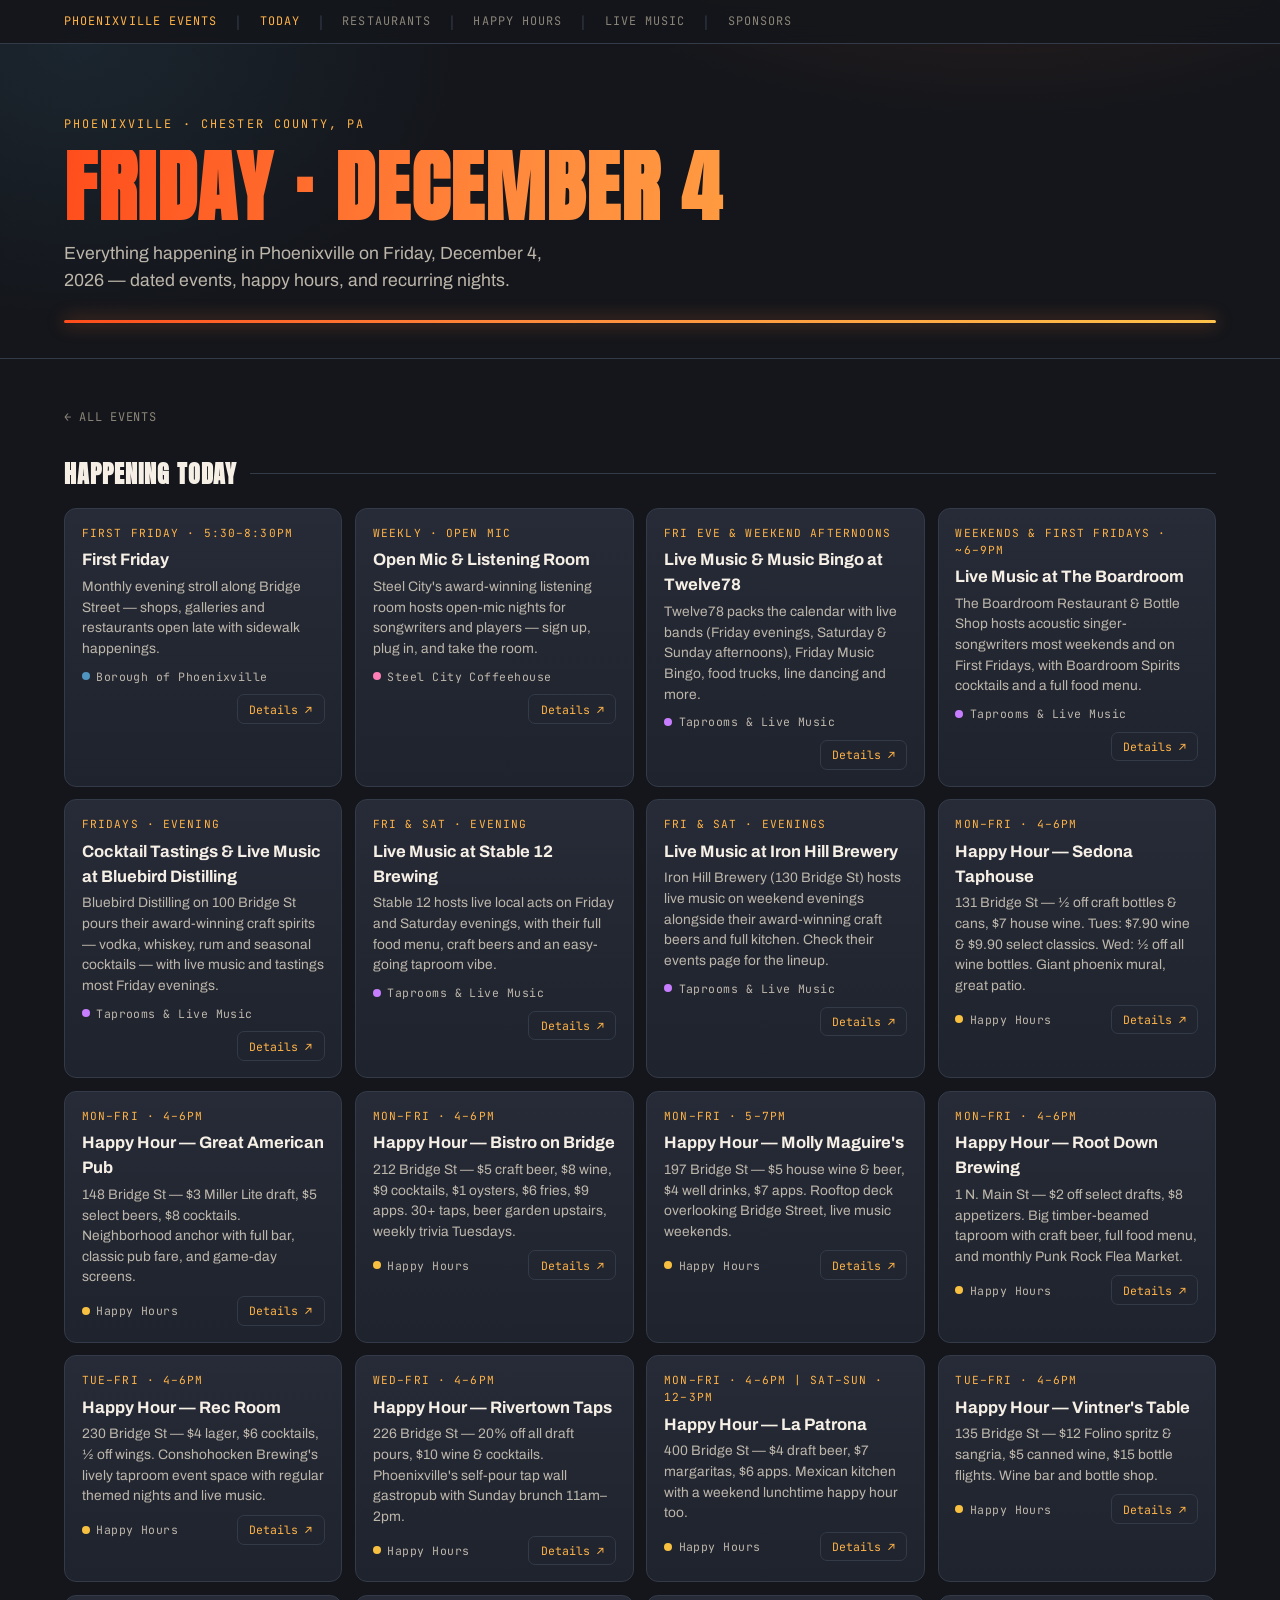
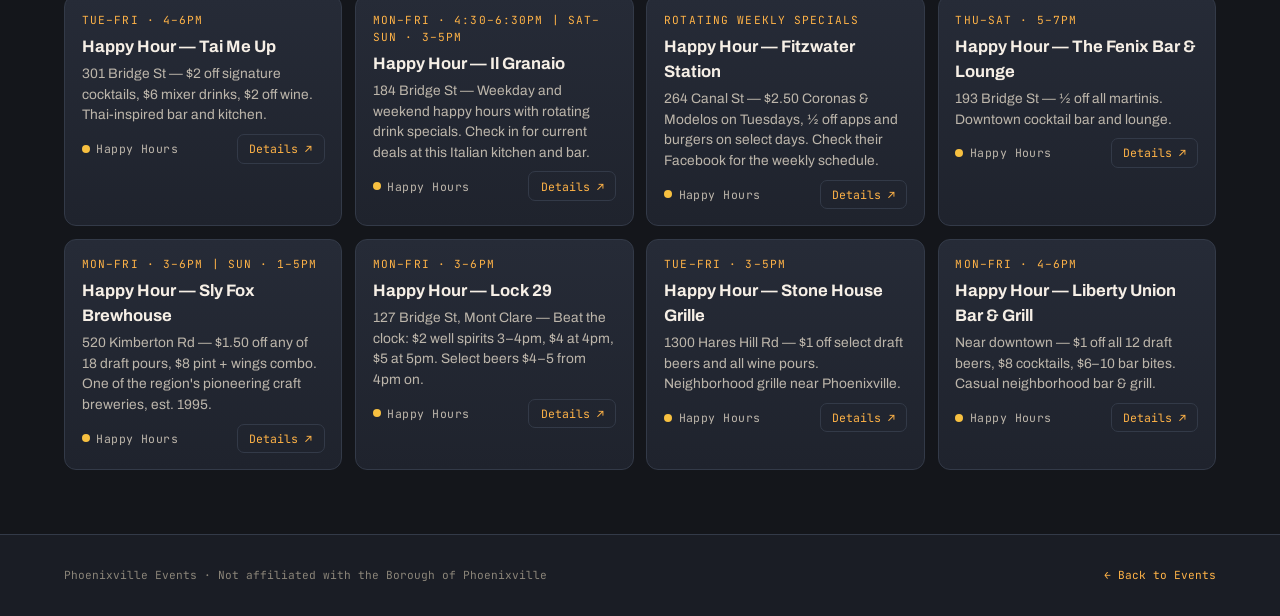
<file: today.html>
<!DOCTYPE html>
<html lang="en">
<head>
<meta charset="UTF-8">
<meta name="viewport" content="width=device-width, initial-scale=1.0">
<!-- Google tag (gtag.js) -->
<script async src="https://www.googletagmanager.com/gtag/js?id=G-KE9JGLTYC9"></script>
<script>
  window.dataLayer = window.dataLayer || [];
  function gtag(){dataLayer.push(arguments);}
  gtag('js', new Date());
  gtag('config', 'G-KE9JGLTYC9');
</script>
<title>What's on Today — Phoenixville Events</title>
<meta name="description" content="Everything happening in Phoenixville today — dated events, happy hours, recurring nights, and live music on Bridge Street.">
<link rel="canonical" href="https://phoenixville.info/today.html">
<meta property="og:type" content="website">
<meta property="og:url" content="https://phoenixville.info/today.html">
<meta property="og:title" content="What's on Today — Phoenixville Events">
<meta property="og:description" content="Everything happening in Phoenixville today — dated events, happy hours, and recurring nights on Bridge Street.">
<link rel="preconnect" href="https://fonts.googleapis.com">
<link rel="preconnect" href="https://fonts.gstatic.com" crossorigin>
<link href="https://fonts.googleapis.com/css2?family=Anton&family=Archivo:ital,wght@0,400;0,500;0,600;0,700;1,500&family=JetBrains+Mono:wght@400;500;700&display=swap" rel="stylesheet">
<link rel="icon" href="favicon.svg" type="image/svg+xml">
<link rel="icon" href="favicon.svg" sizes="any">
<link rel="stylesheet" href="shared.css">
<link rel="stylesheet" href="today.css">
</head>
<body>

<nav class="topnav">
  <a href="index.html" class="home">Phoenixville Events</a>
  <button class="nav-toggle" aria-label="Menu" aria-expanded="false">
    <svg width="20" height="14" viewBox="0 0 20 14" fill="currentColor" aria-hidden="true"><rect width="20" height="2" rx="1"/><rect y="6" width="20" height="2" rx="1"/><rect y="12" width="20" height="2" rx="1"/></svg>
  </button>
  <div class="nav-links">
    <span class="sep">|</span>
    <a href="today.html" class="active">Today</a>
    <span class="sep">|</span>
    <a href="restaurants.html">Restaurants</a>
    <span class="sep">|</span>
    <a href="hours.html">Happy Hours</a>
    <span class="sep">|</span>
    <a href="music.html">Live Music</a>
    <span class="sep">|</span>
    <a href="sponsors.html">Sponsors</a>
  </div>
</nav>

<header class="hero">
  <div class="hero-inner">
    <p class="eyebrow">Phoenixville · Chester County, PA</p>
    <h1 class="page-title" id="today-heading">Today</h1>
    <p class="lede" id="today-lede">Everything happening in Phoenixville today.</p>
    <div class="molten"></div>
  </div>
</header>

<main>
  <a href="index.html" class="back-link">← All events</a>

  <h2 class="section-label" id="rec-label">Happening today</h2>
  <div class="rec-grid" id="today-recurring"></div>
</main>

<footer>
  <div class="foot-inner">
    <p>Phoenixville Events · Not affiliated with the Borough of Phoenixville</p>
    <p><a href="index.html">← Back to Events</a></p>
  </div>
</footer>

<script src="data.js"></script>
<script>
const MON_LONG=["January","February","March","April","May","June","July","August","September","October","November","December"];
const DOW_LONG=["Sunday","Monday","Tuesday","Wednesday","Thursday","Friday","Saturday"];

const now=new Date();
const dow=now.getDay();

document.getElementById("today-heading").textContent=DOW_LONG[dow]+" · "+MON_LONG[now.getMonth()]+" "+now.getDate();
document.getElementById("today-lede").textContent="Everything happening in Phoenixville on "+DOW_LONG[dow]+", "+MON_LONG[now.getMonth()]+" "+now.getDate()+", "+now.getFullYear()+" — dated events, happy hours, and recurring nights.";

function srcStamp(src){
  const s=SOURCES[src];
  return `<span class="src"><span class="dot" style="background:${s.color}"></span>${s.label}</span>`;
}

/* Filter today's recurring entries */
const todayRec=RECURRING.filter(r=>dayTest(r.cadence,dow));

/* Render recurring */
const recWrap=document.getElementById("today-recurring");
if(todayRec.length){
  recWrap.innerHTML=todayRec.map(r=>
    `<div class="rec-card" style="--accent:${SOURCES[r.src].color}">
       <div class="cadence">${r.cadence}</div>
       <h3>${r.title}</h3>
       <p>${r.text}</p>
       <div class="card-foot">${srcStamp(r.src)}<a class="out" href="${r.url||SOURCES[r.src].url}" target="_blank" rel="noopener">Details ↗</a></div>
     </div>`
  ).join("");
} else {
  document.getElementById("rec-label").style.display="none";
  recWrap.innerHTML=`<div class="empty">No regular nights scheduled for today.</div>`;
}

/* Nav hamburger */
document.querySelector('.nav-toggle')?.addEventListener('click',function(){
  const links=document.querySelector('.nav-links');
  const open=links.classList.toggle('open');
  this.setAttribute('aria-expanded',open);
});
document.querySelector('.nav-links')?.addEventListener('click',e=>{
  if(e.target.tagName==='A'){
    document.querySelector('.nav-links').classList.remove('open');
    document.querySelector('.nav-toggle')?.setAttribute('aria-expanded','false');
  }
});
</script>
</body>
</html>
</file>
<file: shared.css>
:root{
  --iron:#14161b;--iron-2:#1a1d25;--surface:#1f232d;--surface-2:#262b37;
  --line:#333a48;--ember:#ff6a2c;--spark:#ffb347;--quench:#4f95c0;--leaf:#7bbf6a;
  --ink-100:#f6efe6;--ink-70:#bdb6ab;--ink-50:#8b8579;
  --heat-grad:linear-gradient(100deg,#ff4d1c 0%,#ff8a3d 40%,#ffc24a 100%);
  --shadow:0 18px 40px -22px rgba(0,0,0,.8);
}
*{box-sizing:border-box;font-kerning:auto}
html{scroll-behavior:smooth}
body{
  margin:0;
  background:
    radial-gradient(900px 500px at 78% -8%,rgba(255,106,44,.16),transparent 60%),
    radial-gradient(700px 500px at 6% 2%,rgba(79,149,192,.12),transparent 55%),
    var(--iron);
  color:var(--ink-100);
  font-family:'Archivo',system-ui,sans-serif;
  line-height:1.5;
  -webkit-font-smoothing:antialiased;
}
a{color:inherit}

/* NAV */
.topnav{
  position:sticky;top:0;z-index:30;
  background:rgba(20,22,27,.92);backdrop-filter:blur(10px);
  border-bottom:1px solid var(--line);
  padding:.6rem clamp(1.1rem,5vw,4rem);
  display:flex;align-items:center;gap:1.2rem;flex-wrap:wrap;
}
.topnav a{
  font-family:'JetBrains Mono',monospace;font-size:.74rem;letter-spacing:.09em;
  text-transform:uppercase;color:var(--ink-50);text-decoration:none;transition:.15s;
  white-space:nowrap;
}
.topnav a:hover{color:var(--ink-100)}
.topnav a.home,.topnav a.active{color:var(--spark)}
.topnav .sep{color:var(--line)}
.nav-toggle{
  display:none;background:none;border:none;cursor:pointer;
  padding:.35rem;margin-left:auto;color:var(--ink-50);line-height:0;
}
.nav-toggle:hover{color:var(--ink-100)}
.nav-links{display:flex;align-items:center;gap:1.2rem}
@media(max-width:640px){
  .nav-toggle{display:flex}
  .nav-links{
    display:none;width:100%;flex-direction:column;align-items:flex-start;
    gap:0;padding:.3rem 0 .6rem;
  }
  .nav-links.open{display:flex}
  .nav-links .sep{display:none}
  .nav-links a{padding:.55rem 0}
}

/* HERO */
.hero{
  padding:clamp(2.4rem,6vw,4.5rem) clamp(1.1rem,5vw,4rem) clamp(1.4rem,3vw,2.2rem);
  border-bottom:1px solid var(--line);
}
.hero-inner{margin:0 auto}
.eyebrow{
  display:flex;align-items:center;gap:.6rem;
  font-family:'JetBrains Mono',monospace;font-size:.74rem;letter-spacing:.18em;
  text-transform:uppercase;color:var(--spark);margin:0 0 1rem;
}
.page-title{
  font-family:'Anton',sans-serif;font-size:clamp(2.4rem,8vw,5rem);
  line-height:.9;letter-spacing:.02em;text-transform:uppercase;margin:0;
  background:var(--heat-grad);-webkit-background-clip:text;background-clip:text;color:transparent;
}
.lede{max-width:52ch;color:var(--ink-70);font-size:clamp(.95rem,2vw,1.1rem);margin:1.2rem 0 0}
.molten{height:3px;margin:1.6rem 0 0;border-radius:2px;background:var(--heat-grad);box-shadow:0 0 18px 1px rgba(255,120,50,.45)}

/* FOOTER */
footer{border-top:1px solid var(--line);padding:2rem clamp(1.1rem,5vw,4rem);background:var(--iron-2)}
.foot-inner{margin:0 auto;display:flex;flex-wrap:wrap;align-items:center;justify-content:space-between;gap:1rem}
.foot-inner p{margin:0;font-family:'JetBrains Mono',monospace;font-size:.7rem;color:var(--ink-50)}
.foot-inner a{color:var(--spark);text-decoration:none}
.foot-inner a:hover{text-decoration:underline}

:focus-visible{outline:2px solid var(--spark);outline-offset:2px;border-radius:4px}
</file>
<file: index.css>
/* HERO */
.hero{
  position:relative;overflow:hidden;
  padding:clamp(2.4rem,6vw,5rem) clamp(1.1rem,5vw,4rem) clamp(1.6rem,3vw,2.4rem);
}
.embers{
  position:absolute;inset:0;pointer-events:none;z-index:0;
  mask-image:linear-gradient(to top,black 50%,transparent 86%);
  -webkit-mask-image:linear-gradient(to top,black 50%,transparent 86%);
}
.hero-phoenix{position:absolute;inset:0;width:100%;height:100%;pointer-events:none;z-index:0}
.ember{
  position:absolute;bottom:-10px;pointer-events:none;
  border-radius:50% 50% 50% 50% / 60% 60% 40% 40%;
  opacity:0;animation:rise linear infinite;
}
@keyframes rise{
  0%  {transform:translateY(0) scale(1);opacity:0}
  7%  {opacity:1}
  55% {opacity:.75}
  85% {opacity:.25}
  100%{transform:translateY(-70vh) translateX(var(--drift,14px)) scale(.12);opacity:0}
}
.hero-inner{max-width:1400px;position:relative;z-index:1}
.eyebrow{margin:0 0 1.1rem}
.eyebrow .mark{width:22px;height:22px;flex:0 0 auto}
.wordmark{
  font-family:'Anton',sans-serif;font-weight:400;
  font-size:clamp(3.1rem,12vw,8.2rem);line-height:.86;
  letter-spacing:.01em;margin:0;text-transform:uppercase;
  background:var(--heat-grad);-webkit-background-clip:text;background-clip:text;color:transparent;
}
.wordmark .sub{
  display:block;color:var(--ink-100);background:none;-webkit-text-fill-color:var(--ink-100);
  font-size:clamp(.95rem,2.4vw,1.4rem);letter-spacing:.34em;margin-top:.5rem;
}
.lede{max-width:46ch;margin:1.4rem 0 0}
.molten{margin:1.8rem 0 0}
.stats{
  display:flex;flex-wrap:wrap;gap:1.6rem 2.6rem;margin:1.5rem 0 0;
  font-family:'JetBrains Mono',monospace;
}
.stat b{font-size:1.5rem;color:var(--ink-100);display:block;font-weight:700}
.stat span{font-size:.72rem;letter-spacing:.14em;text-transform:uppercase;color:var(--ink-50)}

/* CONTROLS */
.controls{
  position:sticky;top:0;z-index:20;
  background:rgba(20,22,27,.86);backdrop-filter:blur(10px);
  border-bottom:1px solid var(--line);
  padding:.85rem clamp(1.1rem,5vw,4rem);
  transition:transform .28s ease;
}
.controls.hide{transform:translateY(-110%)}
.controls-inner{max-width:1400px;margin:0 auto;display:flex;flex-wrap:wrap;gap:.7rem;align-items:center}
.search{
  flex:1 1 220px;display:flex;align-items:center;gap:.55rem;
  background:var(--surface);border:1px solid var(--line);border-radius:9px;padding:.55rem .8rem;
}
.search svg{flex:0 0 auto;opacity:.6}
.search input{
  flex:1;background:none;border:0;color:var(--ink-100);
  font-family:'Archivo',sans-serif;font-size:.95rem;outline:none;
}
.search input::placeholder{color:var(--ink-50)}
.chips{display:flex;flex-wrap:wrap;gap:.45rem}
.chip{
  font-family:'JetBrains Mono',monospace;font-size:.74rem;letter-spacing:.04em;
  background:var(--surface);color:var(--ink-70);
  border:1px solid var(--line);border-radius:30px;
  padding:.45rem .85rem;cursor:pointer;transition:.18s;white-space:nowrap;
}
.chip:hover{border-color:var(--ink-50);color:var(--ink-100)}
.chip[aria-pressed="true"]{background:var(--ember);color:#1a0e07;border-color:var(--ember);font-weight:700}
.chip .dot{display:inline-block;width:7px;height:7px;border-radius:50%;margin-right:.35rem;vertical-align:middle}

/* MAIN */
main{max-width:1400px;margin:0 auto;padding:clamp(1.4rem,4vw,2.8rem) clamp(1.1rem,5vw,4rem) 4rem}
.section-label{
  font-family:'Anton',sans-serif;text-transform:uppercase;letter-spacing:.04em;
  font-size:clamp(1.1rem,3vw,1.5rem);margin:2.4rem 0 1rem;
  display:flex;align-items:center;gap:.8rem;color:var(--ink-100);
}
.section-label:first-of-type{margin-top:.4rem}
.section-label::after{content:"";flex:1;height:1px;background:var(--line)}
.section-note{font-family:'JetBrains Mono',monospace;font-size:.72rem;color:var(--ink-50);letter-spacing:.08em}

/* RECURRING */
.recurring{display:grid;grid-template-columns:repeat(auto-fill,minmax(230px,1fr));gap:.8rem}
.rec-card{
  background:linear-gradient(180deg,var(--surface-2),var(--surface));
  border:1px solid var(--line);border-radius:12px;padding:1rem 1.05rem;
  position:relative;overflow:hidden;
}
.rec-card .cadence{font-family:'JetBrains Mono',monospace;font-size:.7rem;letter-spacing:.1em;text-transform:uppercase;color:var(--spark)}
.rec-card h3{font-family:'Archivo';font-size:1.04rem;margin:.35rem 0 .3rem;font-weight:700}
.rec-card p{margin:0 0 .5rem;color:var(--ink-70);font-size:.86rem}
.rec-card .src{font-size:.72rem}

/* MARQUEE */
.marquee{display:grid;grid-template-columns:repeat(auto-fill,minmax(260px,1fr));gap:.7rem}
.marq-card{
  display:flex;flex-direction:column;gap:.3rem;
  background:var(--surface);border:1px solid var(--line);border-radius:11px;
  padding:.85rem .95rem;border-left:3px solid var(--accent,var(--ember));
}
.marq-card h3{font-size:.98rem;margin:0;font-weight:700;line-height:1.25}
.marq-card p{margin:0;color:var(--ink-70);font-size:.82rem}
.marq-card a{
  margin-top:.35rem;align-self:flex-start;font-family:'JetBrains Mono',monospace;
  font-size:.7rem;color:var(--spark);text-decoration:none;border:1px solid var(--line);
  padding:.28rem .6rem;border-radius:6px;transition:.15s;
}
.marq-card a:hover{background:var(--ember);color:#1a0e07;border-color:var(--ember)}

/* VENUES */
.venues{display:grid;grid-template-columns:repeat(auto-fill,minmax(250px,1fr));gap:.7rem}
.venue-card{
  background:linear-gradient(180deg,var(--surface-2),var(--surface));
  border:1px solid var(--line);border-radius:11px;padding:.9rem 1rem;
  border-top:3px solid var(--accent,var(--ember));
  display:flex;align-items:flex-start;gap:.7rem;
}
.venue-logo{
  width:36px;height:36px;border-radius:8px;flex:none;
  background:var(--surface);border:1px solid var(--line);object-fit:contain;padding:4px;
}
.venue-body{min-width:0}
.venue-card h3{font-size:1rem;margin:0 0 .2rem;font-weight:700}
.venue-card .kind{color:var(--ink-70);font-size:.82rem;margin:0 0 .45rem}
.venue-card .addr{font-family:'JetBrains Mono',monospace;font-size:.72rem;color:var(--ink-50);display:flex;align-items:center;gap:.4rem}
.venue-card .addr a{color:var(--spark);text-decoration:none;margin-left:auto}
.venue-card .addr a:hover{text-decoration:underline}

/* EVENTS */
.daygroup{margin-bottom:1.6rem}
.day-head{
  font-family:'JetBrains Mono',monospace;font-size:.78rem;letter-spacing:.12em;
  text-transform:uppercase;color:var(--ink-50);margin:0 0 .6rem;padding-left:.1rem;
}
.card{
  display:grid;grid-template-columns:74px 1fr;gap:1.1rem;
  background:var(--surface);border:1px solid var(--line);border-radius:13px;
  padding:1rem 1.15rem;margin-bottom:.7rem;
  position:relative;transition:.18s;box-shadow:var(--shadow);
}
.card::before{
  content:"";position:absolute;left:0;top:0;bottom:0;width:3px;
  border-radius:13px 0 0 13px;background:var(--accent,var(--ember));opacity:.55;transition:.18s;
}
.card:hover{transform:translateY(-2px);border-color:#465064}
.card:hover::before{opacity:1;box-shadow:0 0 14px 1px var(--accent,var(--ember))}
.datebox{text-align:center;border-right:1px solid var(--line);padding-right:.4rem}
.datebox .mon{font-family:'JetBrains Mono',monospace;font-size:.7rem;letter-spacing:.12em;text-transform:uppercase;color:var(--ember)}
.datebox .num{font-family:'Anton',sans-serif;font-size:2rem;line-height:1;color:var(--ink-100)}
.datebox .dow{font-family:'JetBrains Mono',monospace;font-size:.62rem;color:var(--ink-50);text-transform:uppercase;letter-spacing:.1em}
.body-head{display:flex;align-items:center;gap:.55rem}
.card-logo{
  width:28px;height:28px;border-radius:7px;flex:none;
  background:var(--surface-2);border:1px solid var(--line);object-fit:contain;padding:3px;
}
.body h3,.body-head h3{margin:.05rem 0 .3rem;font-size:1.08rem;font-weight:700;line-height:1.25}
.meta{display:flex;flex-wrap:wrap;gap:.35rem 1rem;font-size:.82rem;color:var(--ink-70);margin-bottom:.45rem}
.meta .time{font-family:'JetBrains Mono',monospace;color:var(--spark)}
.blurb{margin:0 0 .6rem;color:var(--ink-70);font-size:.9rem}
.card-foot{display:flex;flex-wrap:wrap;align-items:center;gap:.6rem}
.src{display:inline-flex;align-items:center;gap:.4rem;font-family:'JetBrains Mono',monospace;font-size:.7rem;letter-spacing:.04em;color:var(--ink-70)}
.src .dot{width:8px;height:8px;border-radius:50%;flex:0 0 auto}
.out{
  margin-left:auto;font-family:'JetBrains Mono',monospace;font-size:.72rem;
  color:var(--spark);text-decoration:none;border:1px solid var(--line);
  padding:.32rem .7rem;border-radius:7px;transition:.18s;
}
.out:hover{background:var(--ember);color:#1a0e07;border-color:var(--ember)}
.empty{
  text-align:center;padding:3rem 1rem;color:var(--ink-50);
  border:1px dashed var(--line);border-radius:13px;font-family:'JetBrains Mono',monospace;
}
.empty b{color:var(--ink-100);display:block;font-size:1.05rem;margin-bottom:.4rem;font-family:'Archivo'}

/* TODAY BANNER */
.today-strip{padding:.9rem clamp(1.1rem,5vw,4rem);border-bottom:1px solid var(--line)}
.today-strip .today-banner{margin-bottom:0;max-width:1400px;margin-left:auto;margin-right:auto}
.today-banner{
  display:flex;align-items:center;gap:.75rem;
  background:linear-gradient(100deg,rgba(255,106,44,.12) 0%,rgba(255,179,71,.06) 100%);
  border:1px solid rgba(255,106,44,.3);border-radius:12px;
  padding:.85rem 1.2rem;margin-bottom:2rem;
  text-decoration:none;color:var(--ink-100);
  transition:.18s;
}
.today-banner:hover{background:linear-gradient(100deg,rgba(255,106,44,.2) 0%,rgba(255,179,71,.1) 100%);border-color:var(--ember)}
.today-arrow{
  font-family:'Anton',sans-serif;font-size:1.3rem;color:var(--ember);
  transition:.18s;
}
.today-banner:hover .today-arrow{transform:translateX(4px)}
.today-banner-text{font-family:'Archivo',sans-serif;font-size:.95rem;color:var(--ink-100)}
.today-banner-text span{color:var(--ink-70);font-size:.88rem}

/* FOOTER */
footer{padding:2.4rem clamp(1.1rem,5vw,4rem) 3rem}
.foot-inner{max-width:1400px;display:grid;grid-template-columns:1fr;gap:1.6rem}
@media(min-width:760px){.foot-inner{grid-template-columns:1.4fr 1fr}}
.foot h4{font-family:'Anton';text-transform:uppercase;letter-spacing:.05em;font-size:1rem;margin:0 0 .7rem}
.foot p{color:var(--ink-70);font-size:.88rem;margin:.4rem 0}
.sources-list{list-style:none;margin:0;padding:0;display:flex;flex-direction:column;gap:.5rem}
.sources-list a{display:flex;align-items:center;gap:.55rem;text-decoration:none;color:var(--ink-70);font-size:.86rem;transition:.15s}
.sources-list a:hover{color:var(--ink-100)}
.sources-list .dot{width:9px;height:9px;border-radius:50%;flex:0 0 auto}
.fineprint{font-family:'JetBrains Mono',monospace;font-size:.7rem;color:var(--ink-50);margin-top:1.4rem;line-height:1.7}

@media(prefers-reduced-motion:reduce){
  .ember{display:none}
  .card,.chip,.out{transition:none}
  html{scroll-behavior:auto}
}
</file>
<file: businesses.css>
.hero-inner{max-width:1400px}

/* CONTROLS */
.controls{
  position:sticky;top:44px;z-index:20;
  background:rgba(20,22,27,.92);backdrop-filter:blur(10px);
  border-bottom:1px solid var(--line);
  padding:.75rem clamp(1.1rem,5vw,4rem);
}
.controls-inner{max-width:1400px;margin:0 auto;display:flex;align-items:center;gap:.8rem;flex-wrap:wrap}
.search{
  display:flex;align-items:center;gap:.5rem;
  background:var(--surface);border:1px solid var(--line);border-radius:8px;
  padding:.38rem .75rem;flex:0 0 auto;min-width:200px;
}
.search svg{color:var(--ink-50);flex-shrink:0}
.search input{background:none;border:none;outline:none;color:var(--ink-100);font-family:'Archivo',sans-serif;font-size:.88rem;width:100%}
.search input::placeholder{color:var(--ink-50)}
.chips{display:flex;gap:.4rem;flex-wrap:wrap}
.chip{
  display:inline-flex;align-items:center;gap:.35rem;
  font-family:'JetBrains Mono',monospace;font-size:.7rem;letter-spacing:.06em;
  background:var(--surface);border:1px solid var(--line);border-radius:20px;
  padding:.28rem .7rem;cursor:pointer;color:var(--ink-70);transition:.15s;white-space:nowrap;
}
.chip:hover{color:var(--ink-100);border-color:var(--ink-50)}
.chip[aria-pressed="true"]{background:var(--surface-2);border-color:var(--ember);color:var(--spark)}
.count{margin-left:auto;font-family:'JetBrains Mono',monospace;font-size:.7rem;color:var(--ink-50);white-space:nowrap}

/* MAIN */
main{max-width:1400px;margin:0 auto;padding:clamp(1.4rem,4vw,2.5rem) clamp(1.1rem,5vw,4rem) 5rem}
.grid{display:grid;grid-template-columns:repeat(auto-fill,minmax(280px,1fr));gap:.85rem}

/* CARD */
.card{
  background:var(--surface);border:1px solid var(--line);border-radius:13px;
  padding:1.2rem 1.15rem;display:flex;flex-direction:column;gap:.6rem;transition:.18s;
}
.card:hover{border-color:var(--ink-50);transform:translateY(-2px);box-shadow:0 10px 28px -14px rgba(0,0,0,.6)}
.card.hidden{display:none}
.card-head{display:flex;align-items:center;gap:.6rem}
.card-logo{
  width:32px;height:32px;border-radius:7px;flex:none;
  background:var(--surface-2);border:1px solid var(--line);object-fit:contain;padding:3px;
}
.card-name{font-family:'Anton',sans-serif;font-size:1.02rem;letter-spacing:.03em;text-transform:uppercase;margin:0;line-height:1.15;color:var(--ink-100)}
.card-addr{font-family:'JetBrains Mono',monospace;font-size:.68rem;color:var(--ink-50);letter-spacing:.04em;margin:0}
.badges{display:flex;flex-wrap:wrap;gap:.3rem;margin-top:.1rem}
.badge{font-family:'JetBrains Mono',monospace;font-size:.63rem;letter-spacing:.08em;text-transform:uppercase;padding:.18rem .5rem;border-radius:8px;border:1px solid;white-space:nowrap}
.badge-cat{color:var(--spark);border-color:rgba(255,179,71,.3);background:rgba(255,179,71,.06)}
.card-note{font-size:.82rem;color:var(--ink-70);margin:0;line-height:1.5}
.card-link{
  margin-top:auto;padding-top:.65rem;border-top:1px solid var(--line);
  display:inline-flex;align-items:center;gap:.35rem;
  font-family:'JetBrains Mono',monospace;font-size:.69rem;letter-spacing:.05em;
  color:var(--spark);text-decoration:none;transition:.15s;
}
.card-link:hover{color:var(--ink-100)}

.section-label{
  font-family:'Anton',sans-serif;text-transform:uppercase;letter-spacing:.04em;
  font-size:clamp(.95rem,2.5vw,1.2rem);margin:2rem 0 .9rem;
  display:flex;align-items:center;gap:.8rem;color:var(--ink-100);
}
.section-label::after{content:"";flex:1;height:1px;background:var(--line)}
.empty{grid-column:1/-1;text-align:center;padding:3rem;font-family:'JetBrains Mono',monospace;font-size:.82rem;color:var(--ink-50)}
.foot-inner{max-width:1400px}
@media(max-width:480px){.grid{grid-template-columns:1fr}}
</file>
<file: hours.css>
.hero-inner{max-width:1400px}

/* CONTROLS */
.controls{
  position:sticky;top:44px;z-index:20;
  background:rgba(20,22,27,.92);backdrop-filter:blur(10px);
  border-bottom:1px solid var(--line);
  padding:.7rem clamp(1.1rem,5vw,4rem);
}
.controls-inner{max-width:1400px;margin:0 auto;display:flex;align-items:center;gap:.5rem;flex-wrap:wrap}
.day-label{font-family:'JetBrains Mono',monospace;font-size:.7rem;color:var(--ink-50);text-transform:uppercase;letter-spacing:.1em;margin-right:.2rem;white-space:nowrap}
.chip{
  display:inline-flex;align-items:center;
  font-family:'JetBrains Mono',monospace;font-size:.72rem;letter-spacing:.06em;
  background:var(--surface);border:1px solid var(--line);border-radius:20px;
  padding:.28rem .72rem;cursor:pointer;color:var(--ink-70);transition:.15s;white-space:nowrap;
}
.chip:hover{color:var(--ink-100);border-color:var(--ink-50)}
.chip[aria-pressed="true"]{background:var(--surface-2);border-color:var(--ember);color:var(--spark)}
.count{margin-left:auto;font-family:'JetBrains Mono',monospace;font-size:.7rem;color:var(--ink-50);white-space:nowrap}

/* MAIN */
main{max-width:1400px;margin:0 auto;padding:clamp(1.4rem,4vw,2.5rem) clamp(1.1rem,5vw,4rem) 5rem}
.grid{display:grid;grid-template-columns:repeat(auto-fill,minmax(310px,1fr));gap:.9rem}

/* CARD */
.card{
  background:var(--surface);border:1px solid var(--line);border-radius:13px;
  padding:1.25rem 1.2rem;display:flex;flex-direction:column;gap:.75rem;transition:.18s;
}
.card:hover{border-color:var(--ink-50);transform:translateY(-2px);box-shadow:0 10px 28px -14px rgba(0,0,0,.6)}
.card.hidden{display:none}
.card.highlight{border-top:2px solid var(--ember)}
.card-name{font-family:'Anton',sans-serif;font-size:1.08rem;letter-spacing:.03em;text-transform:uppercase;margin:0;line-height:1.15}
.card-addr{font-family:'JetBrains Mono',monospace;font-size:.68rem;color:var(--ink-50);letter-spacing:.04em;margin:.2rem 0 0}

.when{
  display:inline-flex;align-items:center;gap:.4rem;
  font-family:'JetBrains Mono',monospace;font-size:.72rem;letter-spacing:.06em;
  background:rgba(255,106,44,.1);border:1px solid rgba(255,106,44,.25);
  color:var(--ember);padding:.28rem .65rem;border-radius:8px;width:fit-content;
}

.deals{display:flex;flex-direction:column;gap:.3rem}
.deal-row{
  display:flex;align-items:baseline;gap:.5rem;font-size:.84rem;color:var(--ink-70);
  border-bottom:1px solid rgba(51,58,72,.4);padding-bottom:.28rem;
}
.deal-row:last-child{border-bottom:none;padding-bottom:0}
.deal-cat{font-family:'JetBrains Mono',monospace;font-size:.65rem;letter-spacing:.08em;text-transform:uppercase;color:var(--ink-50);flex-shrink:0;min-width:3.5rem}
.deal-price{color:var(--spark);font-weight:600;flex-shrink:0}
.deal-items{color:var(--ink-70)}

.special{
  background:linear-gradient(135deg,rgba(255,106,44,.07),rgba(255,179,71,.04));
  border:1px solid rgba(255,179,71,.2);border-radius:9px;
  padding:.7rem .85rem;font-size:.82rem;color:var(--ink-70);
}
.special strong{color:var(--spark)}

.card-link{
  margin-top:auto;padding-top:.65rem;border-top:1px solid var(--line);
  display:inline-flex;align-items:center;gap:.35rem;
  font-family:'JetBrains Mono',monospace;font-size:.69rem;letter-spacing:.05em;
  color:var(--spark);text-decoration:none;transition:.15s;
}
.card-link:hover{color:var(--ink-100)}

.section-label{
  font-family:'Anton',sans-serif;text-transform:uppercase;letter-spacing:.04em;
  font-size:clamp(.95rem,2.5vw,1.2rem);margin:2rem 0 .9rem;
  display:flex;align-items:center;gap:.8rem;color:var(--ink-100);
}
.section-label::after{content:"";flex:1;height:1px;background:var(--line)}
.empty{grid-column:1/-1;text-align:center;padding:3rem;font-family:'JetBrains Mono',monospace;font-size:.82rem;color:var(--ink-50)}

.foot-inner{max-width:1400px}
.disclaimer{max-width:1400px;margin:0 auto 1.5rem;font-family:'JetBrains Mono',monospace;font-size:.67rem;color:var(--ink-50);padding:0 clamp(1.1rem,5vw,4rem);line-height:1.6}
@media(max-width:480px){.grid{grid-template-columns:1fr}}
</file>
<file: music.css>
.hero{position:relative;overflow:hidden}
.hero-inner{max-width:1400px;position:relative;z-index:1}

main{max-width:1400px;margin:0 auto;padding:clamp(1.4rem,4vw,3rem) clamp(1.1rem,5vw,4rem) 5rem}

.section-label{
  font-family:'Anton',sans-serif;text-transform:uppercase;letter-spacing:.04em;
  font-size:clamp(1rem,2.5vw,1.3rem);margin:2.6rem 0 1.2rem;
  display:flex;align-items:center;gap:.8rem;color:var(--ink-100);
}
.section-label::after{content:"";flex:1;height:1px;background:var(--line)}

/* SHOWS */
.shows-grid{display:grid;grid-template-columns:repeat(auto-fill,minmax(300px,1fr));gap:.9rem}
.show-card{
  background:var(--surface);border:1px solid var(--line);border-radius:14px;
  padding:1.3rem 1.2rem;transition:.18s;display:flex;flex-direction:column;gap:.55rem;
}
.show-card:hover{border-color:var(--ink-50);transform:translateY(-2px);box-shadow:var(--shadow)}
.show-card.colonial{border-left:3px solid var(--ember)}
.show-date{font-family:'JetBrains Mono',monospace;font-size:.7rem;letter-spacing:.12em;text-transform:uppercase;color:var(--spark)}
.card-head{display:flex;align-items:center;gap:.5rem}
.card-logo{
  width:26px;height:26px;border-radius:6px;flex:none;
  background:var(--surface-2);border:1px solid var(--line);object-fit:contain;padding:3px;
}
.show-title{font-size:1.05rem;font-weight:700;margin:0;line-height:1.25}
.show-venue{font-size:.85rem;color:var(--ink-70);margin:0}
.show-blurb{font-size:.87rem;color:var(--ink-70);margin:0;line-height:1.5;flex:1}
.show-genre{
  font-family:'JetBrains Mono',monospace;font-size:.65rem;letter-spacing:.1em;text-transform:uppercase;
  display:inline-block;padding:.2rem .55rem;border-radius:10px;
  border:1px solid var(--line);color:var(--ink-50);background:var(--surface-2);align-self:flex-start;
}
.show-link{
  display:inline-flex;align-items:center;gap:.35rem;margin-top:.4rem;
  font-family:'JetBrains Mono',monospace;font-size:.72rem;letter-spacing:.05em;
  color:var(--spark);text-decoration:none;
}
.show-link:hover{color:var(--ink-100)}

/* WEEKLY */
.weekly-grid{display:grid;grid-template-columns:repeat(auto-fill,minmax(320px,1fr));gap:.9rem}
.weekly-card{
  background:var(--surface);border:1px solid var(--line);border-radius:14px;
  padding:1.3rem 1.2rem;transition:.18s;display:flex;flex-direction:column;gap:.5rem;
}
.weekly-card:hover{border-color:var(--ink-50);transform:translateY(-2px);box-shadow:var(--shadow)}
.cadence{font-family:'JetBrains Mono',monospace;font-size:.7rem;letter-spacing:.1em;text-transform:uppercase;color:var(--ember)}
.weekly-title{font-size:1rem;font-weight:700;margin:0;line-height:1.25}
.weekly-venue{font-size:.85rem;color:var(--ink-70);margin:0}
.weekly-blurb{font-size:.87rem;color:var(--ink-70);margin:0;line-height:1.5;flex:1}
.weekly-link{
  display:inline-flex;align-items:center;gap:.35rem;margin-top:.3rem;
  font-family:'JetBrains Mono',monospace;font-size:.72rem;letter-spacing:.05em;
  color:var(--spark);text-decoration:none;
}
.weekly-link:hover{color:var(--ink-100)}

.foot-inner{max-width:1400px}
</file>
<file: restaurants.css>
.hero-inner{max-width:1400px}

/* CONTROLS */
.controls{
  position:sticky;top:44px;z-index:20;
  background:rgba(20,22,27,.92);backdrop-filter:blur(10px);
  border-bottom:1px solid var(--line);
  padding:.75rem clamp(1.1rem,5vw,4rem);
}
.controls-inner{max-width:1400px;margin:0 auto;display:flex;align-items:center;gap:.8rem;flex-wrap:wrap}
.search{
  display:flex;align-items:center;gap:.5rem;
  background:var(--surface);border:1px solid var(--line);border-radius:8px;
  padding:.38rem .75rem;flex:0 0 auto;min-width:200px;
}
.search svg{color:var(--ink-50);flex-shrink:0}
.search input{background:none;border:none;outline:none;color:var(--ink-100);font-family:'Archivo',sans-serif;font-size:.88rem;width:100%}
.search input::placeholder{color:var(--ink-50)}
.chips{display:flex;gap:.4rem;flex-wrap:wrap}
.chip{
  display:inline-flex;align-items:center;gap:.35rem;
  font-family:'JetBrains Mono',monospace;font-size:.7rem;letter-spacing:.06em;
  background:var(--surface);border:1px solid var(--line);border-radius:20px;
  padding:.28rem .7rem;cursor:pointer;color:var(--ink-70);transition:.15s;white-space:nowrap;
}
.chip:hover{color:var(--ink-100);border-color:var(--ink-50)}
.chip[aria-pressed="true"]{background:var(--surface-2);border-color:var(--ember);color:var(--spark)}
.count{margin-left:auto;font-family:'JetBrains Mono',monospace;font-size:.7rem;color:var(--ink-50);white-space:nowrap}

/* MAIN */
main{max-width:1400px;margin:0 auto;padding:clamp(1.4rem,4vw,2.5rem) clamp(1.1rem,5vw,4rem) 5rem}
.grid{display:grid;grid-template-columns:repeat(auto-fill,minmax(280px,1fr));gap:.85rem}

/* CARD */
.card{
  background:var(--surface);border:1px solid var(--line);border-radius:13px;
  padding:1.2rem 1.15rem;display:flex;flex-direction:column;gap:.6rem;transition:.18s;
}
.card:hover{border-color:var(--ink-50);transform:translateY(-2px);box-shadow:0 10px 28px -14px rgba(0,0,0,.6)}
.card.hidden{display:none}
.card-top{display:flex;align-items:flex-start;justify-content:space-between;gap:.5rem}
.card-head{display:flex;align-items:center;gap:.6rem}
.card-logo{
  width:32px;height:32px;border-radius:7px;flex:none;
  background:var(--surface-2);border:1px solid var(--line);object-fit:contain;padding:3px;
}
.card-name{font-family:'Anton',sans-serif;font-size:1.05rem;letter-spacing:.03em;text-transform:uppercase;margin:0;line-height:1.15;color:var(--ink-100)}
.card-addr{font-family:'JetBrains Mono',monospace;font-size:.68rem;color:var(--ink-50);letter-spacing:.04em;margin:0}
.badges{display:flex;flex-wrap:wrap;gap:.3rem;margin-top:.1rem}
.badge{font-family:'JetBrains Mono',monospace;font-size:.63rem;letter-spacing:.08em;text-transform:uppercase;padding:.18rem .5rem;border-radius:8px;border:1px solid;white-space:nowrap}
.badge-cuisine{color:var(--spark);border-color:rgba(255,179,71,.3);background:rgba(255,179,71,.06)}
.badge-byob{color:#7bbf6a;border-color:rgba(123,191,106,.3);background:rgba(123,191,106,.06)}
.badge-hh{color:#ff6a2c;border-color:rgba(255,106,44,.3);background:rgba(255,106,44,.06)}
.badge-brunch{color:#c77dff;border-color:rgba(199,125,255,.3);background:rgba(199,125,255,.06)}
.badge-new{color:#00b8a9;border-color:rgba(0,184,169,.3);background:rgba(0,184,169,.06)}
.badge-historic{color:#f4c95d;border-color:rgba(244,201,93,.3);background:rgba(244,201,93,.06)}
.card-note{font-size:.82rem;color:var(--ink-70);margin:0;line-height:1.5}
.card-link{
  margin-top:auto;padding-top:.65rem;border-top:1px solid var(--line);
  display:inline-flex;align-items:center;gap:.35rem;
  font-family:'JetBrains Mono',monospace;font-size:.69rem;letter-spacing:.05em;
  color:var(--spark);text-decoration:none;transition:.15s;
}
.card-link:hover{color:var(--ink-100)}

.section-label{
  font-family:'Anton',sans-serif;text-transform:uppercase;letter-spacing:.04em;
  font-size:clamp(.95rem,2.5vw,1.2rem);margin:2rem 0 .9rem;
  display:flex;align-items:center;gap:.8rem;color:var(--ink-100);
}
.section-label::after{content:"";flex:1;height:1px;background:var(--line)}
.empty{grid-column:1/-1;text-align:center;padding:3rem;font-family:'JetBrains Mono',monospace;font-size:.82rem;color:var(--ink-50)}
.foot-inner{max-width:1400px}
@media(max-width:480px){.grid{grid-template-columns:1fr}}
</file>
<file: today.css>
.hero-inner{max-width:1400px}

main{max-width:1400px;margin:0 auto;padding:clamp(1.4rem,4vw,2.8rem) clamp(1.1rem,5vw,4rem) 4rem}

.section-label{
  font-family:'Anton',sans-serif;text-transform:uppercase;letter-spacing:.04em;
  font-size:clamp(1.1rem,3vw,1.5rem);margin:2.4rem 0 1rem;
  display:flex;align-items:center;gap:.8rem;color:var(--ink-100);
}
.section-label:first-of-type{margin-top:.4rem}
.section-label::after{content:"";flex:1;height:1px;background:var(--line)}
.section-note{font-family:'JetBrains Mono',monospace;font-size:.72rem;color:var(--ink-50);letter-spacing:.08em}

/* BACK LINK */
.back-link{
  display:inline-flex;align-items:center;gap:.4rem;
  font-family:'JetBrains Mono',monospace;font-size:.75rem;letter-spacing:.06em;text-transform:uppercase;
  color:var(--ink-50);text-decoration:none;margin-bottom:1.5rem;transition:.15s;
}
.back-link:hover{color:var(--spark)}

/* DATED EVENTS */
.events-grid{display:flex;flex-direction:column}
.card{
  display:grid;grid-template-columns:74px 1fr;gap:1.1rem;
  background:var(--surface);border:1px solid var(--line);border-radius:13px;
  padding:1rem 1.15rem;margin-bottom:.7rem;
  position:relative;transition:.18s;box-shadow:var(--shadow);
}
.card::before{
  content:"";position:absolute;left:0;top:0;bottom:0;width:3px;
  border-radius:13px 0 0 13px;background:var(--accent,var(--ember));opacity:.55;transition:.18s;
}
.card:hover{transform:translateY(-2px);border-color:#465064}
.card:hover::before{opacity:1;box-shadow:0 0 14px 1px var(--accent,var(--ember))}
.datebox{text-align:center;border-right:1px solid var(--line);padding-right:.4rem}
.datebox .mon{font-family:'JetBrains Mono',monospace;font-size:.7rem;letter-spacing:.12em;text-transform:uppercase;color:var(--ember)}
.datebox .num{font-family:'Anton',sans-serif;font-size:2rem;line-height:1;color:var(--ink-100)}
.datebox .dow{font-family:'JetBrains Mono',monospace;font-size:.62rem;color:var(--ink-50);text-transform:uppercase;letter-spacing:.1em}
.body h3{margin:.05rem 0 .3rem;font-size:1.08rem;font-weight:700;line-height:1.25}
.meta{display:flex;flex-wrap:wrap;gap:.35rem 1rem;font-size:.82rem;color:var(--ink-70);margin-bottom:.45rem}
.meta .time{font-family:'JetBrains Mono',monospace;color:var(--spark)}
.blurb{margin:0 0 .6rem;color:var(--ink-70);font-size:.9rem}
.card-foot{display:flex;flex-wrap:wrap;align-items:center;gap:.6rem}
.src{display:inline-flex;align-items:center;gap:.4rem;font-family:'JetBrains Mono',monospace;font-size:.7rem;letter-spacing:.04em;color:var(--ink-70)}
.src .dot{width:8px;height:8px;border-radius:50%;flex:0 0 auto}
.out{
  margin-left:auto;font-family:'JetBrains Mono',monospace;font-size:.72rem;
  color:var(--spark);text-decoration:none;border:1px solid var(--line);
  padding:.32rem .7rem;border-radius:7px;transition:.18s;
}
.out:hover{background:var(--ember);color:#1a0e07;border-color:var(--ember)}
.empty{
  text-align:center;padding:3rem 1rem;color:var(--ink-50);
  border:1px dashed var(--line);border-radius:13px;font-family:'JetBrains Mono',monospace;
}

/* RECURRING */
.rec-grid{display:grid;grid-template-columns:repeat(auto-fill,minmax(230px,1fr));gap:.8rem}
.rec-card{
  background:linear-gradient(180deg,var(--surface-2),var(--surface));
  border:1px solid var(--line);border-radius:12px;padding:1rem 1.05rem;
  position:relative;overflow:hidden;
}
.rec-card .cadence{font-family:'JetBrains Mono',monospace;font-size:.7rem;letter-spacing:.1em;text-transform:uppercase;color:var(--spark)}
.rec-card h3{font-family:'Archivo';font-size:1.04rem;margin:.35rem 0 .3rem;font-weight:700}
.rec-card p{margin:0 0 .5rem;color:var(--ink-70);font-size:.86rem}
.rec-card .src{font-size:.72rem}

.foot-inner{max-width:1400px}

@media(max-width:540px){
  .card{grid-template-columns:1fr}
  .datebox{display:none}
}
</file>
